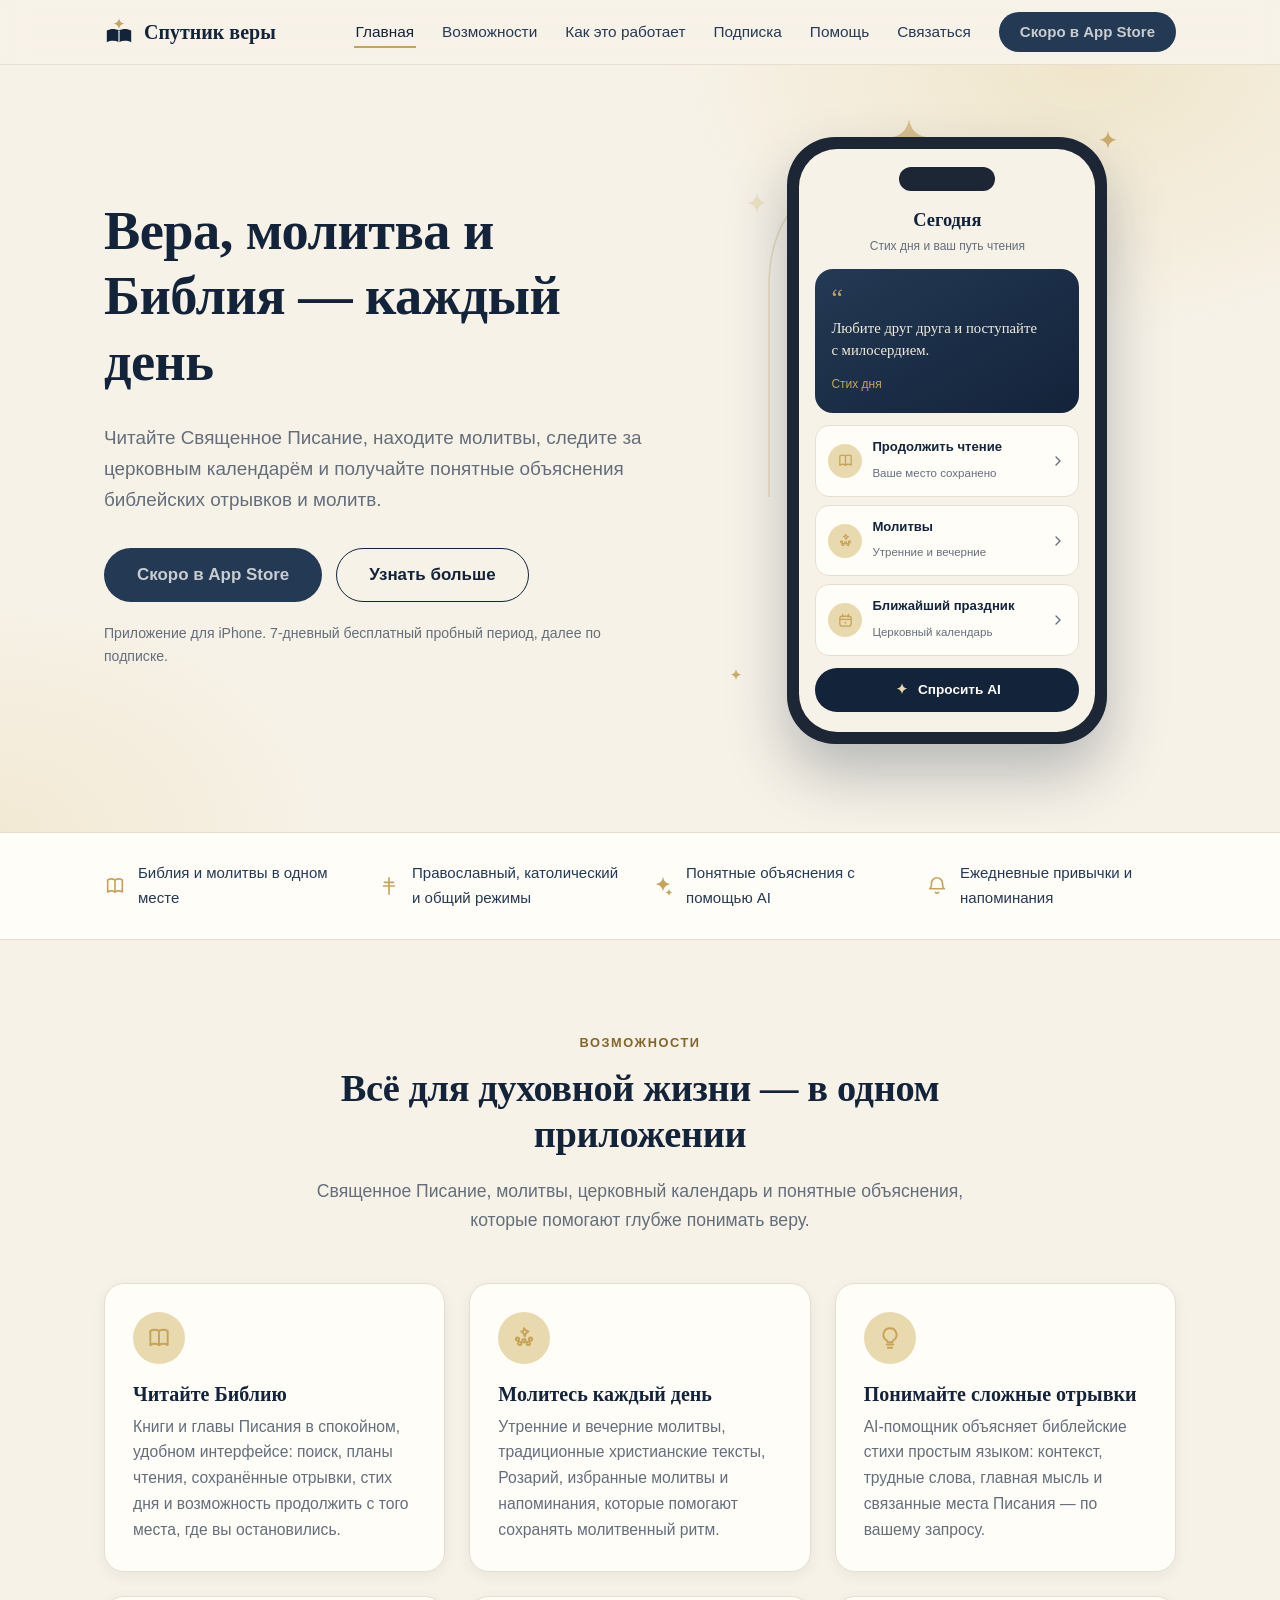
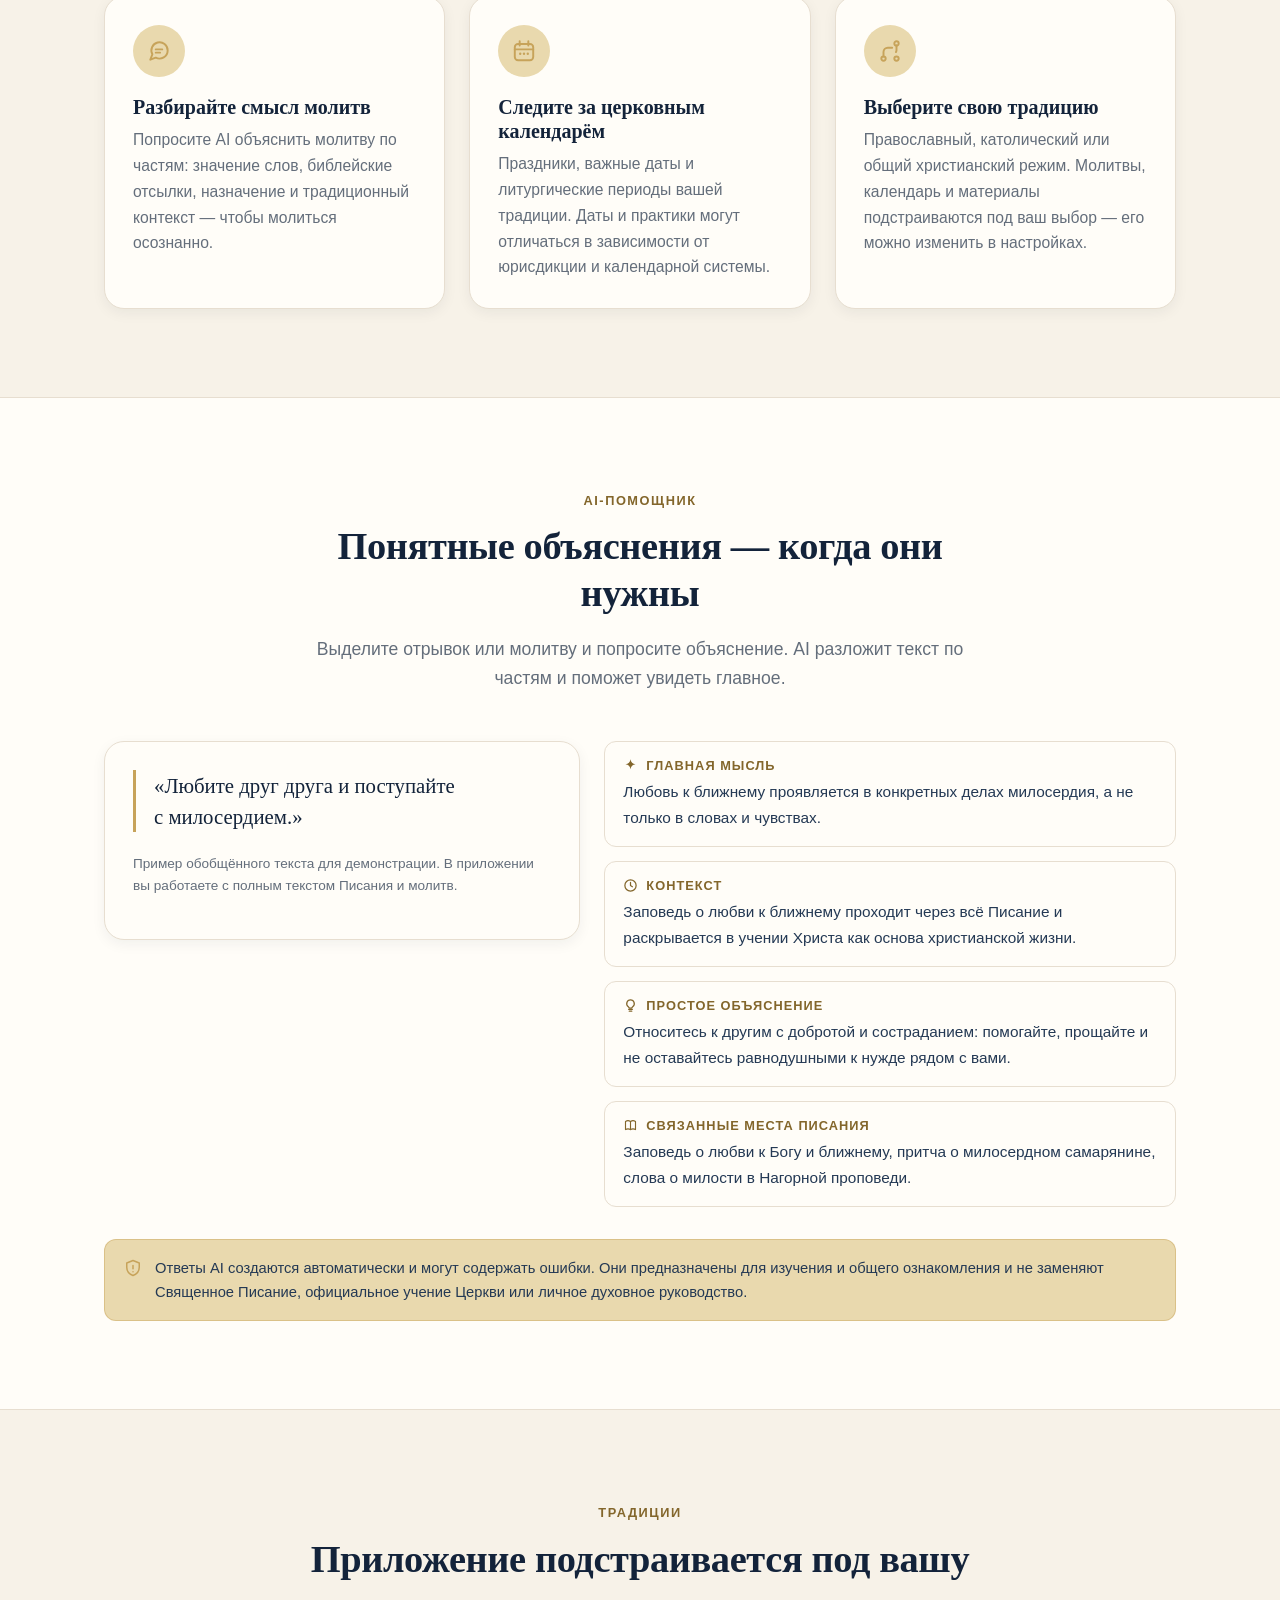
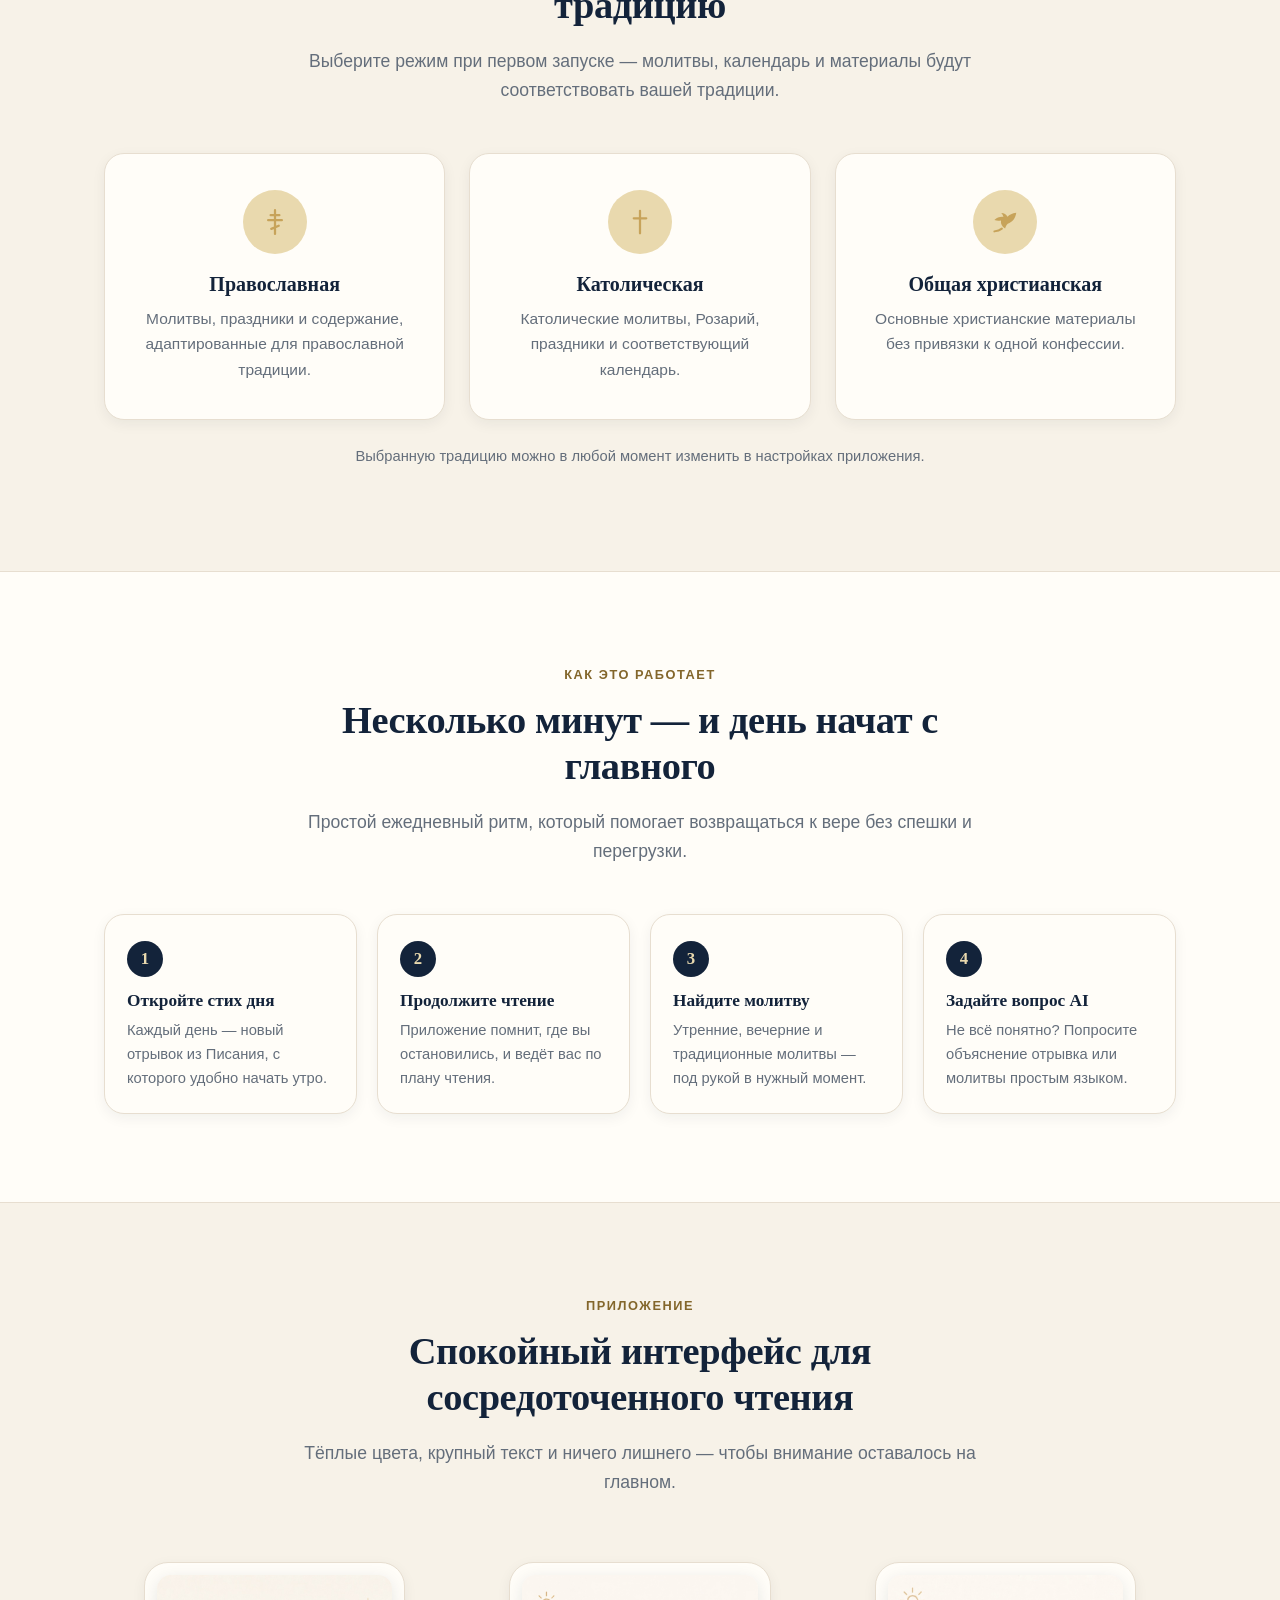
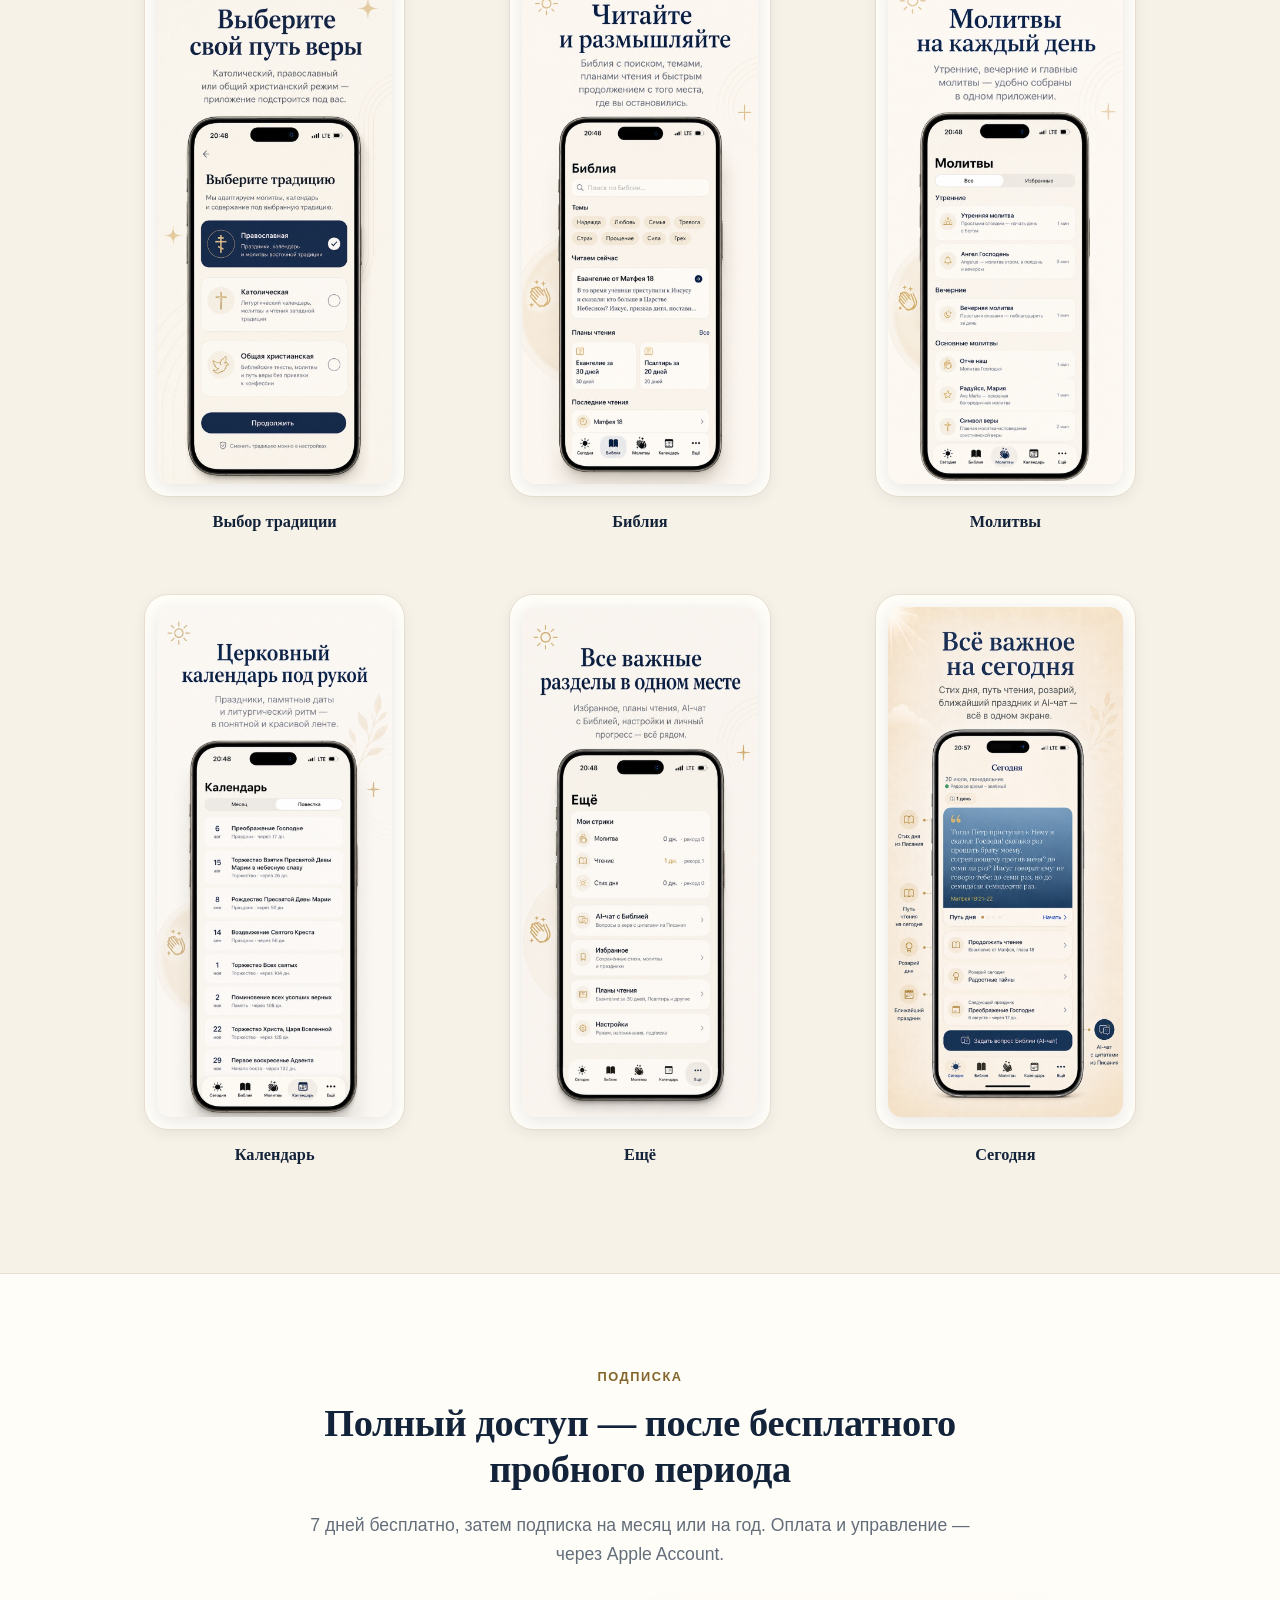
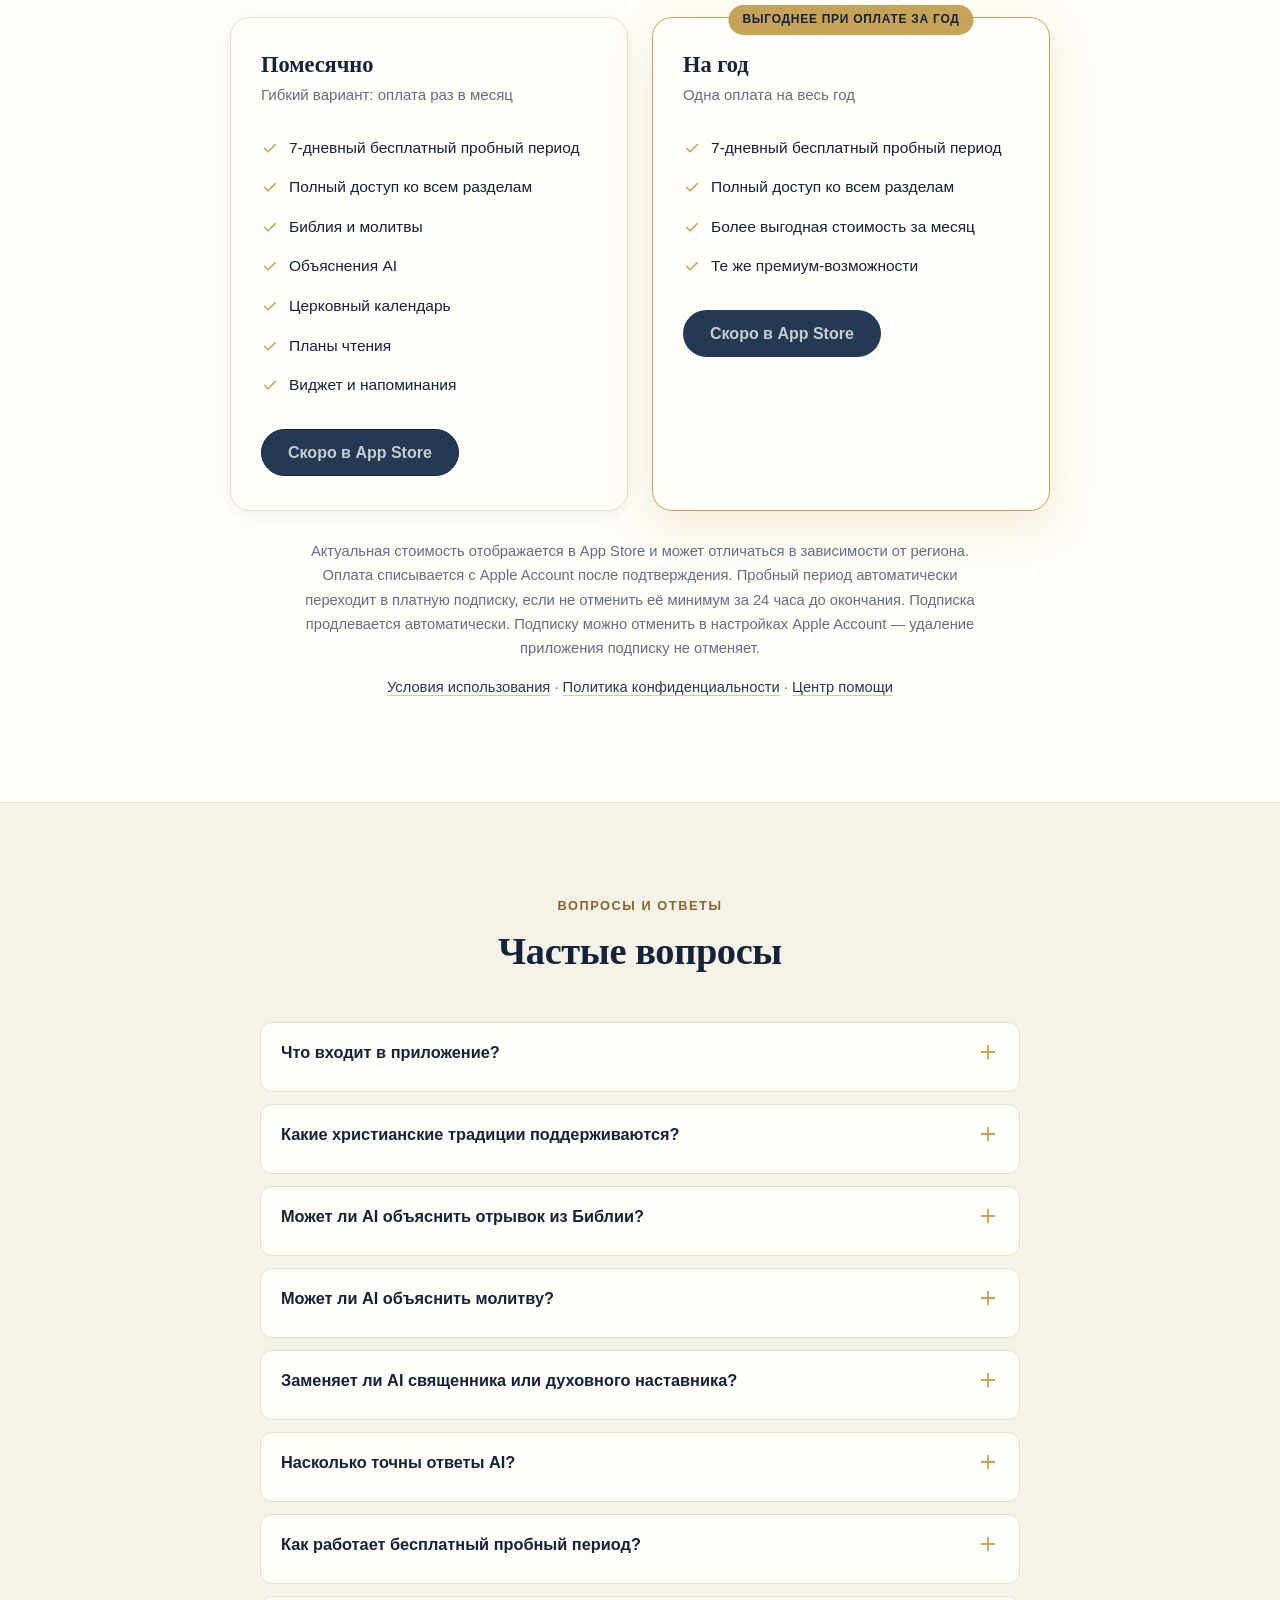
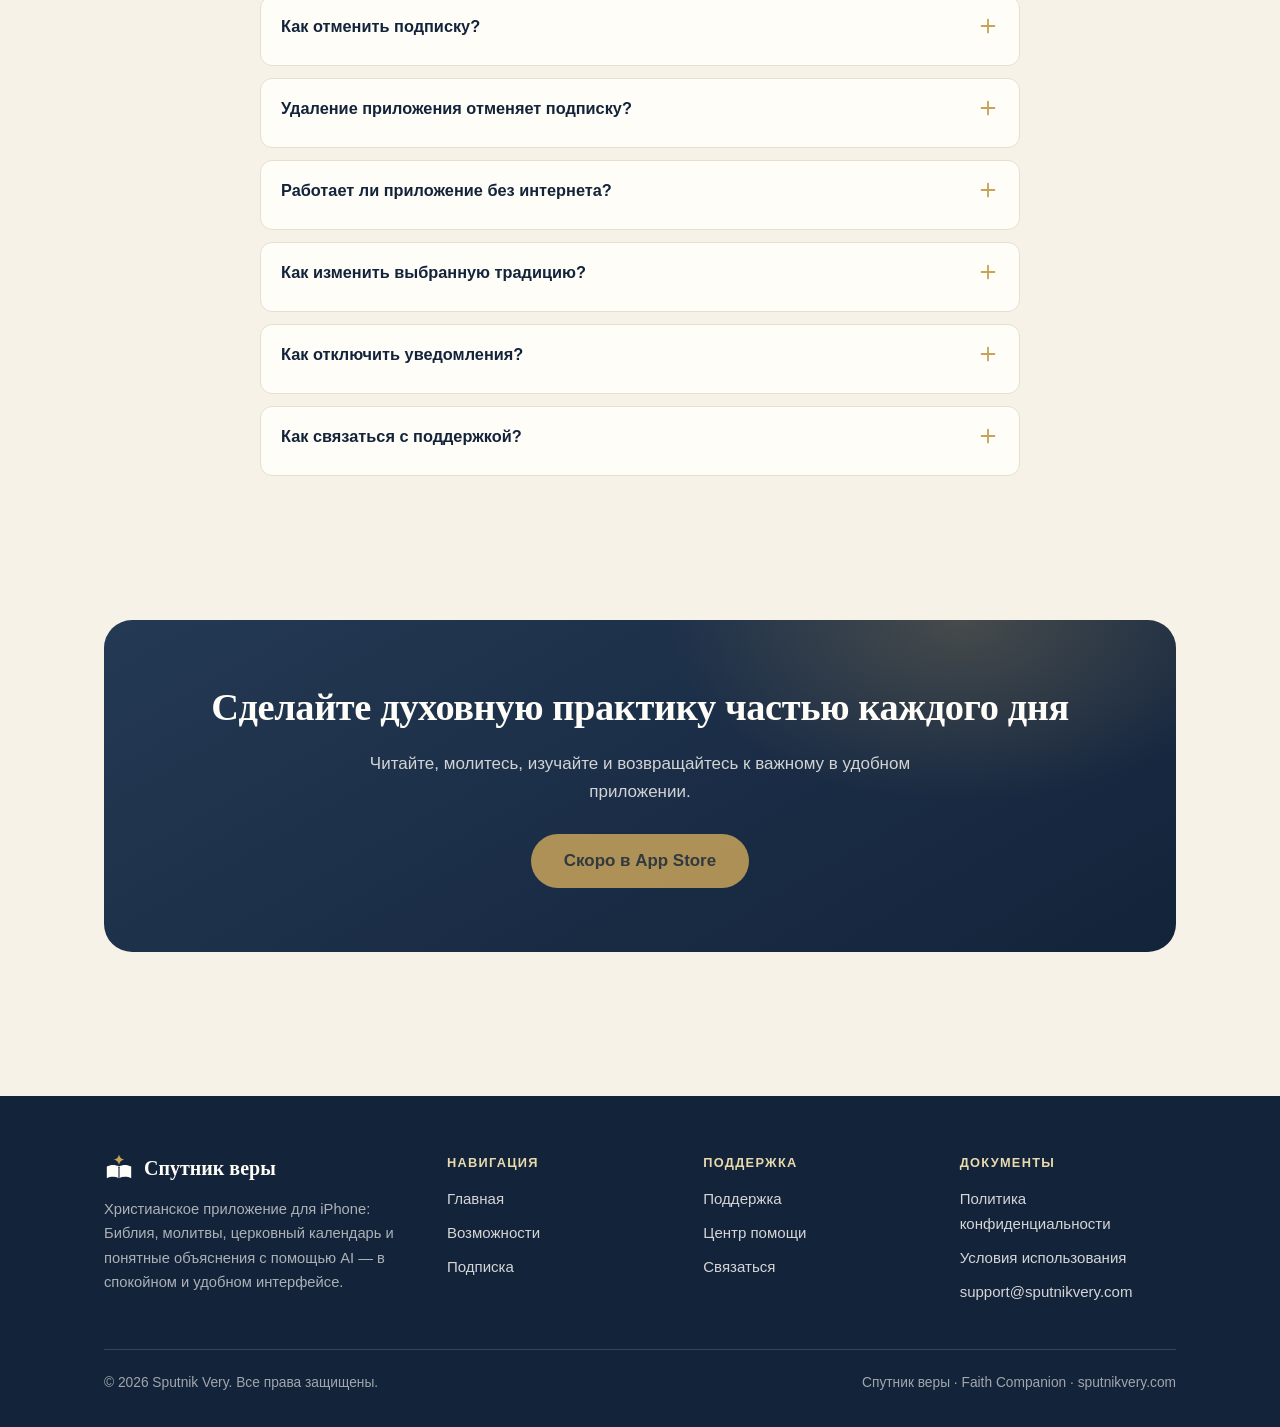
<file: index.html>
<!DOCTYPE html>
<html lang="ru">
<head>
  <meta charset="utf-8">
  <meta name="viewport" content="width=device-width, initial-scale=1">
  <title>Спутник веры — Библия, молитвы и AI-помощник</title>
  <meta name="description" content="Читайте Библию, находите молитвы, следите за церковным календарём и получайте понятные объяснения отрывков и молитв в приложении «Спутник веры».">
  <link rel="canonical" href="https://sputnikvery.com/">
  <meta name="theme-color" content="#F7F2E8">

  <meta property="og:type" content="website">
  <meta property="og:site_name" content="Спутник веры">
  <meta property="og:locale" content="ru_RU">
  <meta property="og:title" content="Спутник веры — Библия, молитвы и AI-помощник">
  <meta property="og:description" content="Читайте Библию, находите молитвы, следите за церковным календарём и получайте понятные объяснения отрывков и молитв.">
  <meta property="og:url" content="https://sputnikvery.com/">
  <meta property="og:image" content="https://sputnikvery.com/assets/images/og-image.jpg">
  <meta property="og:image:width" content="1200">
  <meta property="og:image:height" content="630">
  <meta property="og:image:alt" content="Приложение «Спутник веры» — экран «Сегодня» со стихом дня">
  <meta name="twitter:card" content="summary_large_image">
  <meta name="twitter:title" content="Спутник веры — Библия, молитвы и AI-помощник">
  <meta name="twitter:description" content="Читайте Библию, находите молитвы, следите за церковным календарём и получайте понятные объяснения отрывков и молитв.">
  <meta name="twitter:image" content="https://sputnikvery.com/assets/images/og-image.jpg">
  <meta name="twitter:image:alt" content="Приложение «Спутник веры» — экран «Сегодня» со стихом дня">

  <link rel="icon" href="/assets/icons/favicon.svg" type="image/svg+xml">
  <link rel="apple-touch-icon" href="/assets/icons/apple-touch-icon.png">
  <link rel="stylesheet" href="/assets/css/styles.css">

  <script type="application/ld+json">
  {
    "@context": "https://schema.org",
    "@type": "SoftwareApplication",
    "name": "Спутник веры",
    "alternateName": "Sputnik Very — Faith Companion",
    "applicationCategory": "LifestyleApplication",
    "operatingSystem": "iOS",
    "url": "https://sputnikvery.com",
    "description": "Russian Christian Bible, prayer, church calendar, and AI explanation app."
  }
  </script>
</head>
<body>
  <a class="skip-link" href="#main">Перейти к содержанию</a>

  <header class="site-header">
    <div class="container header-inner">
      <a class="brand" href="/" aria-label="Спутник веры — на главную">
        <svg viewBox="0 0 32 32" aria-hidden="true" focusable="false"><path fill="#C7A35A" d="M16 1.5 Q17 6 21.5 7 Q17 8 16 12.5 Q15 8 10.5 7 Q15 6 16 1.5 Z"/><path fill="#13233A" d="M3 14.5 C7 12.2 12 12.2 16 14.4 C20 12.2 25 12.2 29 14.5 L29 27 C25 24.9 20 24.9 16 26.8 C12 24.9 7 24.9 3 27 Z"/><path fill="none" stroke="#FFFDF8" stroke-width="1.2" stroke-linecap="round" d="M16 15.2 L16 26"/></svg>
        <span>Спутник веры</span>
      </a>
      <nav class="site-nav" id="site-nav" aria-label="Основная навигация">
        <ul>
          <li><a href="/" aria-current="page">Главная</a></li>
          <li><a href="#features">Возможности</a></li>
          <li><a href="#journey">Как это работает</a></li>
          <li><a href="#pricing">Подписка</a></li>
          <li><a href="/help/">Помощь</a></li>
          <li><a href="/contact/">Связаться</a></li>
        </ul>
        <a class="btn btn-primary" data-appstore role="link" aria-disabled="true">Скоро в App Store</a>
      </nav>
      <button class="nav-toggle" id="nav-toggle" aria-expanded="false" aria-controls="site-nav" aria-label="Открыть меню">
        <span class="bar"></span>
        <span class="bar"></span>
        <span class="bar"></span>
      </button>
    </div>
  </header>

  <main id="main">

    <!-- 1. Герой -->
    <section class="hero">
      <div class="container hero-inner">
        <div class="hero-copy">
          <h1>Вера, молитва и Библия&nbsp;— каждый день</h1>
          <p class="lead">Читайте Священное Писание, находите молитвы, следите за церковным календарём и получайте понятные объяснения библейских отрывков и молитв.</p>
          <div class="hero-actions">
            <a class="btn btn-primary btn-lg" data-appstore role="link" aria-disabled="true">Скоро в App Store</a>
            <a class="btn btn-secondary btn-lg" href="#features">Узнать больше</a>
          </div>
          <p class="hero-note">Приложение для iPhone. 7-дневный бесплатный пробный период, далее по подписке.</p>
        </div>

        <div class="hero-art">
          <img class="art-bg" src="/assets/images/app-preview.svg" alt="" aria-hidden="true">
          <svg class="sparkle" style="top: -8px; right: 12%;" viewBox="0 0 24 24" aria-hidden="true"><path fill="currentColor" d="M12 2 Q13 9 20 10 Q13 11 12 18 Q11 11 4 10 Q11 9 12 2 Z"/></svg>
          <svg class="sparkle" style="bottom: 10%; left: 2%; width: 16px; height: 16px;" viewBox="0 0 24 24" aria-hidden="true"><path fill="currentColor" d="M12 2 Q13 9 20 10 Q13 11 12 18 Q11 11 4 10 Q11 9 12 2 Z"/></svg>

          <div class="phone" role="img" aria-label="Пример главного экрана приложения: стих дня, продолжение чтения, молитвы, ближайший праздник и вопрос AI">
            <div class="phone-screen" aria-hidden="true">
              <div class="phone-notch"></div>
              <p class="app-title">Сегодня</p>
              <p class="app-date">Стих дня и ваш путь чтения</p>

              <div class="verse-card">
                <span class="quote-mark">&ldquo;</span>
                <p>Любите друг друга и поступайте с&nbsp;милосердием.</p>
                <span class="verse-ref">Стих дня</span>
              </div>

              <div class="phone-row">
                <span class="icon-disc"><svg viewBox="0 0 24 24" fill="none" stroke="currentColor" stroke-width="1.8" stroke-linecap="round" stroke-linejoin="round"><path d="M4 5.5C6.5 4 9.5 4 12 5.5c2.5-1.5 5.5-1.5 8 0v13c-2.5-1.5-5.5-1.5-8 0-2.5-1.5-5.5-1.5-8 0Z"/><path d="M12 5.5v13"/></svg></span>
                <span class="row-text"><b>Продолжить чтение</b><span>Ваше место сохранено</span></span>
                <svg class="chev" width="16" height="16" viewBox="0 0 24 24" fill="none" stroke="currentColor" stroke-width="2" stroke-linecap="round"><path d="m9 6 6 6-6 6"/></svg>
              </div>

              <div class="phone-row">
                <span class="icon-disc"><svg viewBox="0 0 24 24" fill="none" stroke="currentColor" stroke-width="1.8" stroke-linecap="round"><path d="M12 4c.8 1.6 2 2.4 3.5 2.6C14 7.8 13 9 12.8 11c-.2-2-1.2-3.2-2.7-4.4C11.6 6.4 11.4 5.6 12 4Z"/><circle cx="12" cy="15" r="1.4"/><circle cx="8.5" cy="17.5" r="1.4"/><circle cx="15.5" cy="17.5" r="1.4"/><circle cx="6.5" cy="14" r="1.4"/><circle cx="17.5" cy="14" r="1.4"/></svg></span>
                <span class="row-text"><b>Молитвы</b><span>Утренние и вечерние</span></span>
                <svg class="chev" width="16" height="16" viewBox="0 0 24 24" fill="none" stroke="currentColor" stroke-width="2" stroke-linecap="round"><path d="m9 6 6 6-6 6"/></svg>
              </div>

              <div class="phone-row">
                <span class="icon-disc"><svg viewBox="0 0 24 24" fill="none" stroke="currentColor" stroke-width="1.8" stroke-linecap="round" stroke-linejoin="round"><rect x="4" y="6" width="16" height="14" rx="3"/><path d="M8 3.5V7M16 3.5V7M4 10.5h16"/><circle cx="12" cy="15" r="1.3" fill="currentColor" stroke="none"/></svg></span>
                <span class="row-text"><b>Ближайший праздник</b><span>Церковный календарь</span></span>
                <svg class="chev" width="16" height="16" viewBox="0 0 24 24" fill="none" stroke="currentColor" stroke-width="2" stroke-linecap="round"><path d="m9 6 6 6-6 6"/></svg>
              </div>

              <div class="phone-ai-btn">
                <svg viewBox="0 0 24 24" fill="currentColor" aria-hidden="true"><path d="M12 2 Q13 9 20 10 Q13 11 12 18 Q11 11 4 10 Q11 9 12 2 Z"/></svg>
                Спросить AI
              </div>
            </div>
          </div>
        </div>
      </div>
    </section>

    <!-- 2. Полоса преимуществ -->
    <section class="benefit-bar" aria-label="Ключевые преимущества">
      <div class="container benefit-grid">
        <div class="benefit">
          <svg viewBox="0 0 24 24" fill="none" stroke="currentColor" stroke-width="1.8" stroke-linecap="round" stroke-linejoin="round" aria-hidden="true"><path d="M4 5.5C6.5 4 9.5 4 12 5.5c2.5-1.5 5.5-1.5 8 0v13c-2.5-1.5-5.5-1.5-8 0-2.5-1.5-5.5-1.5-8 0Z"/><path d="M12 5.5v13"/></svg>
          <span>Библия и молитвы в одном месте</span>
        </div>
        <div class="benefit">
          <svg viewBox="0 0 24 24" fill="none" stroke="currentColor" stroke-width="1.8" stroke-linecap="round" stroke-linejoin="round" aria-hidden="true"><path d="M12 3v18M7 8h10M6 12h12"/></svg>
          <span>Православный, католический и общий режимы</span>
        </div>
        <div class="benefit">
          <svg viewBox="0 0 24 24" fill="currentColor" aria-hidden="true"><path d="M12 2 Q13 9 20 10 Q13 11 12 18 Q11 11 4 10 Q11 9 12 2 Z"/><path d="M18.5 15.5 Q19 18.5 22 19 Q19 19.5 18.5 22.5 Q18 19.5 15 19 Q18 18.5 18.5 15.5 Z"/></svg>
          <span>Понятные объяснения с помощью AI</span>
        </div>
        <div class="benefit">
          <svg viewBox="0 0 24 24" fill="none" stroke="currentColor" stroke-width="1.8" stroke-linecap="round" stroke-linejoin="round" aria-hidden="true"><path d="M18 9a6 6 0 1 0-12 0c0 5-2 6-2 6h16s-2-1-2-6"/><path d="M10.3 19a2 2 0 0 0 3.4 0"/></svg>
          <span>Ежедневные привычки и напоминания</span>
        </div>
      </div>
    </section>

    <!-- 3. Возможности -->
    <section class="section" id="features">
      <div class="container">
        <div class="section-head">
          <span class="eyebrow">Возможности</span>
          <h2>Всё для духовной жизни — в одном приложении</h2>
          <p>Священное Писание, молитвы, церковный календарь и понятные объяснения, которые помогают глубже понимать веру.</p>
        </div>

        <div class="grid-3">
          <article class="card card-hover feature-card">
            <span class="icon-disc"><svg viewBox="0 0 24 24" fill="none" stroke="currentColor" stroke-width="1.8" stroke-linecap="round" stroke-linejoin="round" aria-hidden="true"><path d="M4 5.5C6.5 4 9.5 4 12 5.5c2.5-1.5 5.5-1.5 8 0v13c-2.5-1.5-5.5-1.5-8 0-2.5-1.5-5.5-1.5-8 0Z"/><path d="M12 5.5v13"/></svg></span>
            <h3>Читайте Библию</h3>
            <p>Книги и главы Писания в спокойном, удобном интерфейсе: поиск, планы чтения, сохранённые отрывки, стих дня и возможность продолжить с того места, где вы остановились.</p>
          </article>

          <article class="card card-hover feature-card">
            <span class="icon-disc"><svg viewBox="0 0 24 24" fill="none" stroke="currentColor" stroke-width="1.8" stroke-linecap="round" aria-hidden="true"><path d="M12 3c.9 1.8 2.2 2.7 4 3-1.8.9-3 2.2-3.3 4.5-.3-2.3-1.5-3.6-3.3-4.5 1.8-.3 3.1-1.2 2.6-3Z" stroke-linejoin="round"/><circle cx="12" cy="14.5" r="1.5"/><circle cx="8" cy="17" r="1.5"/><circle cx="16" cy="17" r="1.5"/><circle cx="6" cy="13" r="1.5"/><circle cx="18" cy="13" r="1.5"/></svg></span>
            <h3>Молитесь каждый день</h3>
            <p>Утренние и вечерние молитвы, традиционные христианские тексты, Розарий, избранные молитвы и напоминания, которые помогают сохранять молитвенный ритм.</p>
          </article>

          <article class="card card-hover feature-card">
            <span class="icon-disc"><svg viewBox="0 0 24 24" fill="none" stroke="currentColor" stroke-width="1.8" stroke-linecap="round" stroke-linejoin="round" aria-hidden="true"><path d="M9 18h6M10 21h4"/><path d="M12 3a6 6 0 0 0-3.5 10.9c.8.6 1.2 1.3 1.4 2.1h4.2c.2-.8.6-1.5 1.4-2.1A6 6 0 0 0 12 3Z"/></svg></span>
            <h3>Понимайте сложные отрывки</h3>
            <p>AI-помощник объясняет библейские стихи простым языком: контекст, трудные слова, главная мысль и связанные места Писания — по вашему запросу.</p>
          </article>

          <article class="card card-hover feature-card">
            <span class="icon-disc"><svg viewBox="0 0 24 24" fill="none" stroke="currentColor" stroke-width="1.8" stroke-linecap="round" stroke-linejoin="round" aria-hidden="true"><path d="M20 11.5a7.5 7.5 0 0 1-11 6.6L4 20l1.9-5A7.5 7.5 0 1 1 20 11.5Z"/><path d="M9 10.5h6M9 13.5h4"/></svg></span>
            <h3>Разбирайте смысл молитв</h3>
            <p>Попросите AI объяснить молитву по частям: значение слов, библейские отсылки, назначение и традиционный контекст — чтобы молиться осознанно.</p>
          </article>

          <article class="card card-hover feature-card">
            <span class="icon-disc"><svg viewBox="0 0 24 24" fill="none" stroke="currentColor" stroke-width="1.8" stroke-linecap="round" stroke-linejoin="round" aria-hidden="true"><rect x="3.5" y="5.5" width="17" height="15" rx="3"/><path d="M8 3v4M16 3v4M3.5 10.5h17"/><circle cx="8.5" cy="14.5" r="1.1" fill="currentColor" stroke="none"/><circle cx="12" cy="14.5" r="1.1" fill="currentColor" stroke="none"/><circle cx="15.5" cy="14.5" r="1.1" fill="currentColor" stroke="none"/></svg></span>
            <h3>Следите за церковным календарём</h3>
            <p>Праздники, важные даты и литургические периоды вашей традиции. Даты и практики могут отличаться в зависимости от юрисдикции и календарной системы.</p>
          </article>

          <article class="card card-hover feature-card">
            <span class="icon-disc"><svg viewBox="0 0 24 24" fill="none" stroke="currentColor" stroke-width="1.8" stroke-linecap="round" stroke-linejoin="round" aria-hidden="true"><circle cx="6" cy="19" r="2"/><circle cx="18" cy="5" r="2"/><circle cx="18" cy="19" r="2"/><path d="M6 17v-4a4 4 0 0 1 4-4h4M18 7v4a4 4 0 0 1-.5 2"/></svg></span>
            <h3>Выберите свою традицию</h3>
            <p>Православный, католический или общий христианский режим. Молитвы, календарь и материалы подстраиваются под ваш выбор — его можно изменить в настройках.</p>
          </article>
        </div>
      </div>
    </section>

    <!-- 4. Демонстрация AI -->
    <section class="section benefit-bar" id="ai">
      <div class="container">
        <div class="section-head">
          <span class="eyebrow">AI-помощник</span>
          <h2>Понятные объяснения — когда они нужны</h2>
          <p>Выделите отрывок или молитву и попросите объяснение. AI разложит текст по частям и поможет увидеть главное.</p>
        </div>

        <div class="ai-demo">
          <div class="card passage">
            <blockquote>
              <p>«Любите друг друга и&nbsp;поступайте с&nbsp;милосердием.»</p>
            </blockquote>
            <p class="passage-note">Пример обобщённого текста для демонстрации. В приложении вы работаете с полным текстом Писания и молитв.</p>
          </div>

          <div class="ai-answer" aria-label="Пример структурированного объяснения AI">
            <div class="ai-block">
              <h3><svg viewBox="0 0 24 24" fill="currentColor" aria-hidden="true"><path d="M12 2 Q13 9 20 10 Q13 11 12 18 Q11 11 4 10 Q11 9 12 2 Z"/></svg>Главная мысль</h3>
              <p>Любовь к ближнему проявляется в конкретных делах милосердия, а не только в словах и чувствах.</p>
            </div>
            <div class="ai-block">
              <h3><svg viewBox="0 0 24 24" fill="none" stroke="currentColor" stroke-width="2" stroke-linecap="round" stroke-linejoin="round" aria-hidden="true"><circle cx="12" cy="12" r="9"/><path d="M12 7v5l3 2"/></svg>Контекст</h3>
              <p>Заповедь о любви к ближнему проходит через всё Писание и раскрывается в учении Христа как основа христианской жизни.</p>
            </div>
            <div class="ai-block">
              <h3><svg viewBox="0 0 24 24" fill="none" stroke="currentColor" stroke-width="2" stroke-linecap="round" stroke-linejoin="round" aria-hidden="true"><path d="M9 18h6M10 21h4"/><path d="M12 3a6 6 0 0 0-3.5 10.9c.8.6 1.2 1.3 1.4 2.1h4.2c.2-.8.6-1.5 1.4-2.1A6 6 0 0 0 12 3Z"/></svg>Простое объяснение</h3>
              <p>Относитесь к другим с добротой и состраданием: помогайте, прощайте и не оставайтесь равнодушными к нужде рядом с вами.</p>
            </div>
            <div class="ai-block">
              <h3><svg viewBox="0 0 24 24" fill="none" stroke="currentColor" stroke-width="1.8" stroke-linecap="round" stroke-linejoin="round" aria-hidden="true"><path d="M4 5.5C6.5 4 9.5 4 12 5.5c2.5-1.5 5.5-1.5 8 0v13c-2.5-1.5-5.5-1.5-8 0-2.5-1.5-5.5-1.5-8 0Z"/><path d="M12 5.5v13"/></svg>Связанные места Писания</h3>
              <p>Заповедь о любви к Богу и ближнему, притча о милосердном самарянине, слова о милости в Нагорной проповеди.</p>
            </div>
          </div>
        </div>

        <div class="disclaimer" role="note">
          <svg viewBox="0 0 24 24" fill="none" stroke="currentColor" stroke-width="1.8" stroke-linecap="round" stroke-linejoin="round" aria-hidden="true"><path d="M12 3 4.5 6v5c0 4.7 3.2 8.3 7.5 10 4.3-1.7 7.5-5.3 7.5-10V6Z"/><path d="M12 9v4M12 16.5h.01"/></svg>
          <p>Ответы AI создаются автоматически и могут содержать ошибки. Они предназначены для изучения и общего ознакомления и не заменяют Священное Писание, официальное учение Церкви или личное духовное руководство.</p>
        </div>
      </div>
    </section>

    <!-- 5. Традиции -->
    <section class="section" id="traditions">
      <div class="container">
        <div class="section-head">
          <span class="eyebrow">Традиции</span>
          <h2>Приложение подстраивается под вашу традицию</h2>
          <p>Выберите режим при первом запуске — молитвы, календарь и материалы будут соответствовать вашей традиции.</p>
        </div>

        <div class="grid-3">
          <article class="card card-hover tradition-card">
            <span class="icon-disc"><svg viewBox="0 0 24 24" fill="none" stroke="currentColor" stroke-width="1.8" stroke-linecap="round" aria-hidden="true"><path d="M12 2.5v19M8.5 6.5h7M6.5 10.5h11M9 17.5l6-2.5"/></svg></span>
            <h3>Православная</h3>
            <p>Молитвы, праздники и содержание, адаптированные для православной традиции.</p>
          </article>

          <article class="card card-hover tradition-card">
            <span class="icon-disc"><svg viewBox="0 0 24 24" fill="none" stroke="currentColor" stroke-width="1.8" stroke-linecap="round" aria-hidden="true"><path d="M12 3v18M7 9h10"/></svg></span>
            <h3>Католическая</h3>
            <p>Католические молитвы, Розарий, праздники и соответствующий календарь.</p>
          </article>

          <article class="card card-hover tradition-card">
            <span class="icon-disc"><svg viewBox="0 0 24 24" fill="currentColor" aria-hidden="true"><path d="M21 4.5c-3.2.4-5.5 1.5-7 3.2-.9-1.9-2.7-3-5-3 .9.9 1.5 2 1.7 3.2C8 7.6 5.6 8.4 3.5 10.4c1.8.7 3.6.8 5.3.4-.4 2.7.8 5 3.3 6.3.3-1.5 1-2.8 2.1-3.8 3.8-1.4 6.2-4.3 6.8-8.8Z"/><path d="M3.5 19.5c2.4-.3 4.4-1 6-2.2" fill="none" stroke="currentColor" stroke-width="1.6" stroke-linecap="round"/></svg></span>
            <h3>Общая христианская</h3>
            <p>Основные христианские материалы без привязки к одной конфессии.</p>
          </article>
        </div>

        <p class="tradition-note">Выбранную традицию можно в любой момент изменить в настройках приложения.</p>
      </div>
    </section>

    <!-- 6. Ежедневный путь -->
    <section class="section benefit-bar" id="journey">
      <div class="container">
        <div class="section-head">
          <span class="eyebrow">Как это работает</span>
          <h2>Несколько минут — и день начат с главного</h2>
          <p>Простой ежедневный ритм, который помогает возвращаться к вере без спешки и перегрузки.</p>
        </div>

        <div class="journey">
          <div class="journey-step">
            <h3>Откройте стих дня</h3>
            <p>Каждый день — новый отрывок из Писания, с которого удобно начать утро.</p>
          </div>
          <div class="journey-step">
            <h3>Продолжите чтение</h3>
            <p>Приложение помнит, где вы остановились, и ведёт вас по плану чтения.</p>
          </div>
          <div class="journey-step">
            <h3>Найдите молитву</h3>
            <p>Утренние, вечерние и традиционные молитвы — под рукой в нужный момент.</p>
          </div>
          <div class="journey-step">
            <h3>Задайте вопрос AI</h3>
            <p>Не всё понятно? Попросите объяснение отрывка или молитвы простым языком.</p>
          </div>
        </div>
      </div>
    </section>

    <!-- 7. Скриншоты -->
    <section class="section" id="screens">
      <div class="container">
        <div class="section-head">
          <span class="eyebrow">Приложение</span>
          <h2>Спокойный интерфейс для сосредоточенного чтения</h2>
          <p>Тёплые цвета, крупный текст и ничего лишнего — чтобы внимание оставалось на главном.</p>
        </div>

        <div class="shots">
          <figure class="shot">
            <div class="shot-frame">
              <img src="/assets/screenshots/tradition.jpg" alt="Экран выбора традиции: православная, католическая или общая христианская" loading="lazy" decoding="async" width="800" height="1732">
              <div class="shot-fallback" aria-hidden="true">
                <span class="icon-disc"><svg viewBox="0 0 24 24" fill="none" stroke="currentColor" stroke-width="1.8" stroke-linecap="round" stroke-linejoin="round"><circle cx="6" cy="19" r="2"/><circle cx="18" cy="5" r="2"/><circle cx="18" cy="19" r="2"/><path d="M6 17v-4a4 4 0 0 1 4-4h4M18 7v4a4 4 0 0 1-.5 2"/></svg></span>
                <span>Скриншот скоро появится</span>
              </div>
            </div>
            <figcaption class="shot-caption">Выбор традиции</figcaption>
          </figure>

          <figure class="shot">
            <div class="shot-frame">
              <img src="/assets/screenshots/bible.jpg" alt="Экран «Библия»: книги и главы Священного Писания" loading="lazy" decoding="async" width="800" height="1732">
              <div class="shot-fallback" aria-hidden="true">
                <span class="icon-disc"><svg viewBox="0 0 24 24" fill="none" stroke="currentColor" stroke-width="1.8" stroke-linecap="round" stroke-linejoin="round"><path d="M4 5.5C6.5 4 9.5 4 12 5.5c2.5-1.5 5.5-1.5 8 0v13c-2.5-1.5-5.5-1.5-8 0-2.5-1.5-5.5-1.5-8 0Z"/><path d="M12 5.5v13"/></svg></span>
                <span>Скриншот скоро появится</span>
              </div>
            </div>
            <figcaption class="shot-caption">Библия</figcaption>
          </figure>

          <figure class="shot">
            <div class="shot-frame">
              <img src="/assets/screenshots/prayers.jpg" alt="Экран «Молитвы»: библиотека молитв" loading="lazy" decoding="async" width="800" height="1732">
              <div class="shot-fallback" aria-hidden="true">
                <span class="icon-disc"><svg viewBox="0 0 24 24" fill="none" stroke="currentColor" stroke-width="1.8" stroke-linecap="round"><path d="M12 3c.9 1.8 2.2 2.7 4 3-1.8.9-3 2.2-3.3 4.5-.3-2.3-1.5-3.6-3.3-4.5 1.8-.3 3.1-1.2 2.6-3Z" stroke-linejoin="round"/><circle cx="12" cy="14.5" r="1.5"/><circle cx="8" cy="17" r="1.5"/><circle cx="16" cy="17" r="1.5"/><circle cx="6" cy="13" r="1.5"/><circle cx="18" cy="13" r="1.5"/></svg></span>
                <span>Скриншот скоро появится</span>
              </div>
            </div>
            <figcaption class="shot-caption">Молитвы</figcaption>
          </figure>

          <figure class="shot">
            <div class="shot-frame">
              <img src="/assets/screenshots/calendar.jpg" alt="Экран «Календарь»: церковные праздники и важные даты" loading="lazy" decoding="async" width="800" height="1732">
              <div class="shot-fallback" aria-hidden="true">
                <span class="icon-disc"><svg viewBox="0 0 24 24" fill="none" stroke="currentColor" stroke-width="1.8" stroke-linecap="round" stroke-linejoin="round"><rect x="3.5" y="5.5" width="17" height="15" rx="3"/><path d="M8 3v4M16 3v4M3.5 10.5h17"/></svg></span>
                <span>Скриншот скоро появится</span>
              </div>
            </div>
            <figcaption class="shot-caption">Календарь</figcaption>
          </figure>

          <figure class="shot">
            <div class="shot-frame">
              <img src="/assets/screenshots/more.jpg" alt="Экран «Ещё»: настройки и дополнительные разделы" loading="lazy" decoding="async" width="800" height="1732">
              <div class="shot-fallback" aria-hidden="true">
                <span class="icon-disc"><svg viewBox="0 0 24 24" fill="none" stroke="currentColor" stroke-width="1.8" stroke-linecap="round"><circle cx="5" cy="12" r="1.6" fill="currentColor" stroke="none"/><circle cx="12" cy="12" r="1.6" fill="currentColor" stroke="none"/><circle cx="19" cy="12" r="1.6" fill="currentColor" stroke="none"/></svg></span>
                <span>Скриншот скоро появится</span>
              </div>
            </div>
            <figcaption class="shot-caption">Ещё</figcaption>
          </figure>

          <figure class="shot">
            <div class="shot-frame">
              <img src="/assets/screenshots/today.jpg" alt="Экран «Сегодня»: стих дня, путь чтения, розарий и ближайший праздник" loading="lazy" decoding="async" width="800" height="1732">
              <div class="shot-fallback" aria-hidden="true">
                <span class="icon-disc"><svg viewBox="0 0 24 24" fill="none" stroke="currentColor" stroke-width="1.8" stroke-linecap="round" stroke-linejoin="round"><circle cx="12" cy="12" r="4"/><path d="M12 2v3M12 19v3M2 12h3M19 12h3M4.9 4.9l2.1 2.1M17 17l2.1 2.1M19.1 4.9 17 7M7 17l-2.1 2.1"/></svg></span>
                <span>Скриншот скоро появится</span>
              </div>
            </div>
            <figcaption class="shot-caption">Сегодня</figcaption>
          </figure>
        </div>
      </div>
    </section>

    <!-- 8. Подписка -->
    <section class="section benefit-bar" id="pricing">
      <div class="container">
        <div class="section-head">
          <span class="eyebrow">Подписка</span>
          <h2>Полный доступ — после бесплатного пробного периода</h2>
          <p>7 дней бесплатно, затем подписка на месяц или на год. Оплата и управление — через Apple&nbsp;Account.</p>
        </div>

        <div class="pricing">
          <article class="card price-card">
            <h3>Помесячно</h3>
            <p class="price-sub">Гибкий вариант: оплата раз в месяц</p>
            <ul>
              <li><svg viewBox="0 0 24 24" fill="none" stroke="currentColor" stroke-width="2" stroke-linecap="round" stroke-linejoin="round" aria-hidden="true"><path d="m5 12.5 4.5 4.5L19 7.5"/></svg>7-дневный бесплатный пробный период</li>
              <li><svg viewBox="0 0 24 24" fill="none" stroke="currentColor" stroke-width="2" stroke-linecap="round" stroke-linejoin="round" aria-hidden="true"><path d="m5 12.5 4.5 4.5L19 7.5"/></svg>Полный доступ ко всем разделам</li>
              <li><svg viewBox="0 0 24 24" fill="none" stroke="currentColor" stroke-width="2" stroke-linecap="round" stroke-linejoin="round" aria-hidden="true"><path d="m5 12.5 4.5 4.5L19 7.5"/></svg>Библия и молитвы</li>
              <li><svg viewBox="0 0 24 24" fill="none" stroke="currentColor" stroke-width="2" stroke-linecap="round" stroke-linejoin="round" aria-hidden="true"><path d="m5 12.5 4.5 4.5L19 7.5"/></svg>Объяснения AI</li>
              <li><svg viewBox="0 0 24 24" fill="none" stroke="currentColor" stroke-width="2" stroke-linecap="round" stroke-linejoin="round" aria-hidden="true"><path d="m5 12.5 4.5 4.5L19 7.5"/></svg>Церковный календарь</li>
              <li><svg viewBox="0 0 24 24" fill="none" stroke="currentColor" stroke-width="2" stroke-linecap="round" stroke-linejoin="round" aria-hidden="true"><path d="m5 12.5 4.5 4.5L19 7.5"/></svg>Планы чтения</li>
              <li><svg viewBox="0 0 24 24" fill="none" stroke="currentColor" stroke-width="2" stroke-linecap="round" stroke-linejoin="round" aria-hidden="true"><path d="m5 12.5 4.5 4.5L19 7.5"/></svg>Виджет и напоминания</li>
            </ul>
            <a class="btn btn-secondary" data-appstore role="link" aria-disabled="true">Скоро в App Store</a>
          </article>

          <article class="card price-card is-featured">
            <span class="price-badge">Выгоднее при оплате за год</span>
            <h3>На год</h3>
            <p class="price-sub">Одна оплата на весь год</p>
            <ul>
              <li><svg viewBox="0 0 24 24" fill="none" stroke="currentColor" stroke-width="2" stroke-linecap="round" stroke-linejoin="round" aria-hidden="true"><path d="m5 12.5 4.5 4.5L19 7.5"/></svg>7-дневный бесплатный пробный период</li>
              <li><svg viewBox="0 0 24 24" fill="none" stroke="currentColor" stroke-width="2" stroke-linecap="round" stroke-linejoin="round" aria-hidden="true"><path d="m5 12.5 4.5 4.5L19 7.5"/></svg>Полный доступ ко всем разделам</li>
              <li><svg viewBox="0 0 24 24" fill="none" stroke="currentColor" stroke-width="2" stroke-linecap="round" stroke-linejoin="round" aria-hidden="true"><path d="m5 12.5 4.5 4.5L19 7.5"/></svg>Более выгодная стоимость за месяц</li>
              <li><svg viewBox="0 0 24 24" fill="none" stroke="currentColor" stroke-width="2" stroke-linecap="round" stroke-linejoin="round" aria-hidden="true"><path d="m5 12.5 4.5 4.5L19 7.5"/></svg>Те же премиум-возможности</li>
            </ul>
            <a class="btn btn-primary" data-appstore role="link" aria-disabled="true">Скоро в App Store</a>
          </article>
        </div>

        <div class="pricing-note">
          <p>Актуальная стоимость отображается в App&nbsp;Store и может отличаться в зависимости от региона. Оплата списывается с Apple&nbsp;Account после подтверждения. Пробный период автоматически переходит в платную подписку, если не отменить её минимум за 24&nbsp;часа до окончания. Подписка продлевается автоматически. Подписку можно отменить в настройках Apple&nbsp;Account — удаление приложения подписку не отменяет.</p>
          <p><a href="/terms/">Условия использования</a> · <a href="/privacy/">Политика конфиденциальности</a> · <a href="/help/">Центр помощи</a></p>
        </div>
      </div>
    </section>

    <!-- 9. FAQ -->
    <section class="section" id="faq">
      <div class="container">
        <div class="section-head">
          <span class="eyebrow">Вопросы и ответы</span>
          <h2>Частые вопросы</h2>
        </div>

        <div class="accordion">
          <div class="accordion-item">
            <h3><button class="accordion-trigger" aria-expanded="false" aria-controls="faq-1">Что входит в приложение?<svg class="acc-icon" viewBox="0 0 24 24" fill="none" stroke="currentColor" stroke-width="2" stroke-linecap="round" aria-hidden="true"><path d="M12 5v14M5 12h14"/></svg></button></h3>
            <div class="accordion-panel" id="faq-1" hidden>
              <p>Библия с планами чтения и поиском, библиотека молитв, церковный календарь, AI-помощник для объяснения отрывков и молитв, стих дня, виджет для iPhone и напоминания. Все разделы доступны по подписке после 7-дневного бесплатного пробного периода.</p>
            </div>
          </div>

          <div class="accordion-item">
            <h3><button class="accordion-trigger" aria-expanded="false" aria-controls="faq-2">Какие христианские традиции поддерживаются?<svg class="acc-icon" viewBox="0 0 24 24" fill="none" stroke="currentColor" stroke-width="2" stroke-linecap="round" aria-hidden="true"><path d="M12 5v14M5 12h14"/></svg></button></h3>
            <div class="accordion-panel" id="faq-2" hidden>
              <p>Православная традиция, Католическая традиция и Общая христианская традиция. Выбранный режим влияет на молитвы, церковный календарь, праздники и материалы внутри приложения. Изменить выбор можно в настройках.</p>
            </div>
          </div>

          <div class="accordion-item">
            <h3><button class="accordion-trigger" aria-expanded="false" aria-controls="faq-3">Может ли AI объяснить отрывок из Библии?<svg class="acc-icon" viewBox="0 0 24 24" fill="none" stroke="currentColor" stroke-width="2" stroke-linecap="round" aria-hidden="true"><path d="M12 5v14M5 12h14"/></svg></button></h3>
            <div class="accordion-panel" id="faq-3" hidden>
              <p>Да. AI-помощник может пересказать стих простым языком, разобрать длинный отрывок по частям, объяснить трудные слова, имена и события, дать исторический и библейский контекст, выделить главные темы и подсказать связанные места Писания.</p>
            </div>
          </div>

          <div class="accordion-item">
            <h3><button class="accordion-trigger" aria-expanded="false" aria-controls="faq-4">Может ли AI объяснить молитву?<svg class="acc-icon" viewBox="0 0 24 24" fill="none" stroke="currentColor" stroke-width="2" stroke-linecap="round" aria-hidden="true"><path d="M12 5v14M5 12h14"/></svg></button></h3>
            <div class="accordion-panel" id="faq-4" hidden>
              <p>Да. AI может объяснить смысл молитвы, разобрать её по частям, прояснить устаревшие или сложные выражения, указать библейские отсылки и рассказать о назначении и традиционном контексте молитвы. AI не создаёт официальных церковных толкований.</p>
            </div>
          </div>

          <div class="accordion-item">
            <h3><button class="accordion-trigger" aria-expanded="false" aria-controls="faq-5">Заменяет ли AI священника или духовного наставника?<svg class="acc-icon" viewBox="0 0 24 24" fill="none" stroke="currentColor" stroke-width="2" stroke-linecap="round" aria-hidden="true"><path d="M12 5v14M5 12h14"/></svg></button></h3>
            <div class="accordion-panel" id="faq-5" hidden>
              <p>Нет. AI-помощник — это инструмент для изучения и общего ознакомления. Он не заменяет священника, пастора, духовного наставника, церковь, официальное учение Церкви и личное изучение Священного Писания.</p>
            </div>
          </div>

          <div class="accordion-item">
            <h3><button class="accordion-trigger" aria-expanded="false" aria-controls="faq-6">Насколько точны ответы AI?<svg class="acc-icon" viewBox="0 0 24 24" fill="none" stroke="currentColor" stroke-width="2" stroke-linecap="round" aria-hidden="true"><path d="M12 5v14M5 12h14"/></svg></button></h3>
            <div class="accordion-panel" id="faq-6" hidden>
              <p>Ответы AI создаются автоматически и могут содержать ошибки. Они предназначены для изучения и общего ознакомления и не заменяют Священное Писание, официальное учение Церкви или личное духовное руководство. Важные вопросы веры стоит обсуждать со священником или духовным наставником.</p>
            </div>
          </div>

          <div class="accordion-item">
            <h3><button class="accordion-trigger" aria-expanded="false" aria-controls="faq-7">Как работает бесплатный пробный период?<svg class="acc-icon" viewBox="0 0 24 24" fill="none" stroke="currentColor" stroke-width="2" stroke-linecap="round" aria-hidden="true"><path d="M12 5v14M5 12h14"/></svg></button></h3>
            <div class="accordion-panel" id="faq-7" hidden>
              <p>После оформления подписки первые 7 дней бесплатны, и всё это время доступны все возможности приложения. Если не отменить подписку минимум за 24 часа до конца пробного периода, она автоматически становится платной, и оплата списывается с Apple&nbsp;Account.</p>
            </div>
          </div>

          <div class="accordion-item">
            <h3><button class="accordion-trigger" aria-expanded="false" aria-controls="faq-8">Как отменить подписку?<svg class="acc-icon" viewBox="0 0 24 24" fill="none" stroke="currentColor" stroke-width="2" stroke-linecap="round" aria-hidden="true"><path d="M12 5v14M5 12h14"/></svg></button></h3>
            <div class="accordion-panel" id="faq-8" hidden>
              <p>Откройте на iPhone: Настройки → ваше имя (Apple&nbsp;Account) → Подписки → «Спутник веры» → Отменить подписку. Точные названия пунктов могут немного отличаться в зависимости от версии и языка iOS. Подробнее — в <a href="/help/">центре помощи</a>.</p>
            </div>
          </div>

          <div class="accordion-item">
            <h3><button class="accordion-trigger" aria-expanded="false" aria-controls="faq-9">Удаление приложения отменяет подписку?<svg class="acc-icon" viewBox="0 0 24 24" fill="none" stroke="currentColor" stroke-width="2" stroke-linecap="round" aria-hidden="true"><path d="M12 5v14M5 12h14"/></svg></button></h3>
            <div class="accordion-panel" id="faq-9" hidden>
              <p>Нет. Удаление приложения не отменяет подписку — она продолжит продлеваться. Отменить подписку можно только в настройках Apple&nbsp;Account в разделе «Подписки».</p>
            </div>
          </div>

          <div class="accordion-item">
            <h3><button class="accordion-trigger" aria-expanded="false" aria-controls="faq-10">Работает ли приложение без интернета?<svg class="acc-icon" viewBox="0 0 24 24" fill="none" stroke="currentColor" stroke-width="2" stroke-linecap="round" aria-hidden="true"><path d="M12 5v14M5 12h14"/></svg></button></h3>
            <div class="accordion-panel" id="faq-10" hidden>
              <p>Некоторые функции, сохранённые материалы или локальные разделы могут быть доступны без подключения, однако AI и отдельный обновляемый контент требуют интернета.</p>
            </div>
          </div>

          <div class="accordion-item">
            <h3><button class="accordion-trigger" aria-expanded="false" aria-controls="faq-11">Как изменить выбранную традицию?<svg class="acc-icon" viewBox="0 0 24 24" fill="none" stroke="currentColor" stroke-width="2" stroke-linecap="round" aria-hidden="true"><path d="M12 5v14M5 12h14"/></svg></button></h3>
            <div class="accordion-panel" id="faq-11" hidden>
              <p>Откройте настройки приложения и выберите пункт, связанный с традицией. После смены режима молитвы, календарь и материалы обновятся в соответствии с новым выбором.</p>
            </div>
          </div>

          <div class="accordion-item">
            <h3><button class="accordion-trigger" aria-expanded="false" aria-controls="faq-12">Как отключить уведомления?<svg class="acc-icon" viewBox="0 0 24 24" fill="none" stroke="currentColor" stroke-width="2" stroke-linecap="round" aria-hidden="true"><path d="M12 5v14M5 12h14"/></svg></button></h3>
            <div class="accordion-panel" id="faq-12" hidden>
              <p>Напоминания можно отключить в настройках самого приложения или в настройках iPhone: Настройки → Уведомления → «Спутник веры». Уведомления отправляются только с вашего разрешения.</p>
            </div>
          </div>

          <div class="accordion-item">
            <h3><button class="accordion-trigger" aria-expanded="false" aria-controls="faq-13">Как связаться с поддержкой?<svg class="acc-icon" viewBox="0 0 24 24" fill="none" stroke="currentColor" stroke-width="2" stroke-linecap="round" aria-hidden="true"><path d="M12 5v14M5 12h14"/></svg></button></h3>
            <div class="accordion-panel" id="faq-13" hidden>
              <p>Напишите нам на <a href="mailto:support@sputnikvery.com" data-support-email>support@sputnikvery.com</a> или воспользуйтесь страницами <a href="/support/">поддержки</a> и <a href="/contact/">контактов</a>. Мы стараемся отвечать в течение нескольких рабочих дней.</p>
            </div>
          </div>
        </div>
      </div>
    </section>

    <!-- 10. Финальный призыв -->
    <section class="section-tight">
      <div class="container">
        <div class="cta-band">
          <h2>Сделайте духовную практику частью каждого дня</h2>
          <p>Читайте, молитесь, изучайте и возвращайтесь к важному в удобном приложении.</p>
          <a class="btn btn-primary btn-lg" data-appstore role="link" aria-disabled="true">Скоро в App Store</a>
        </div>
      </div>
    </section>

  </main>

  <!-- 11. Подвал -->
  <footer class="site-footer">
    <div class="container">
      <div class="footer-grid">
        <div class="footer-brand">
          <a class="brand" href="/" aria-label="Спутник веры — на главную">
            <svg viewBox="0 0 32 32" aria-hidden="true" focusable="false"><path fill="#C7A35A" d="M16 1.5 Q17 6 21.5 7 Q17 8 16 12.5 Q15 8 10.5 7 Q15 6 16 1.5 Z"/><path fill="#FFFDF8" d="M3 14.5 C7 12.2 12 12.2 16 14.4 C20 12.2 25 12.2 29 14.5 L29 27 C25 24.9 20 24.9 16 26.8 C12 24.9 7 24.9 3 27 Z"/><path fill="none" stroke="#13233A" stroke-width="1.2" stroke-linecap="round" d="M16 15.2 L16 26"/></svg>
            <span>Спутник веры</span>
          </a>
          <p>Христианское приложение для iPhone: Библия, молитвы, церковный календарь и понятные объяснения с помощью AI — в спокойном и удобном интерфейсе.</p>
        </div>

        <nav aria-label="Навигация по сайту">
          <p class="footer-title">Навигация</p>
          <ul>
            <li><a href="/">Главная</a></li>
            <li><a href="/#features">Возможности</a></li>
            <li><a href="/#pricing">Подписка</a></li>
          </ul>
        </nav>

        <nav aria-label="Поддержка">
          <p class="footer-title">Поддержка</p>
          <ul>
            <li><a href="/support/">Поддержка</a></li>
            <li><a href="/help/">Центр помощи</a></li>
            <li><a href="/contact/">Связаться</a></li>
          </ul>
        </nav>

        <nav aria-label="Документы">
          <p class="footer-title">Документы</p>
          <ul>
            <li><a href="/privacy/">Политика конфиденциальности</a></li>
            <li><a href="/terms/">Условия использования</a></li>
            <li><a href="mailto:support@sputnikvery.com" data-support-email>support@sputnikvery.com</a></li>
          </ul>
        </nav>
      </div>

      <div class="footer-bottom">
        <span>© <span data-year>2026</span> Sputnik Very. Все права защищены.</span>
        <span>Спутник веры · Faith Companion · sputnikvery.com</span>
      </div>
    </div>
  </footer>

  <script src="/assets/js/main.js"></script>
</body>
</html>
</file>
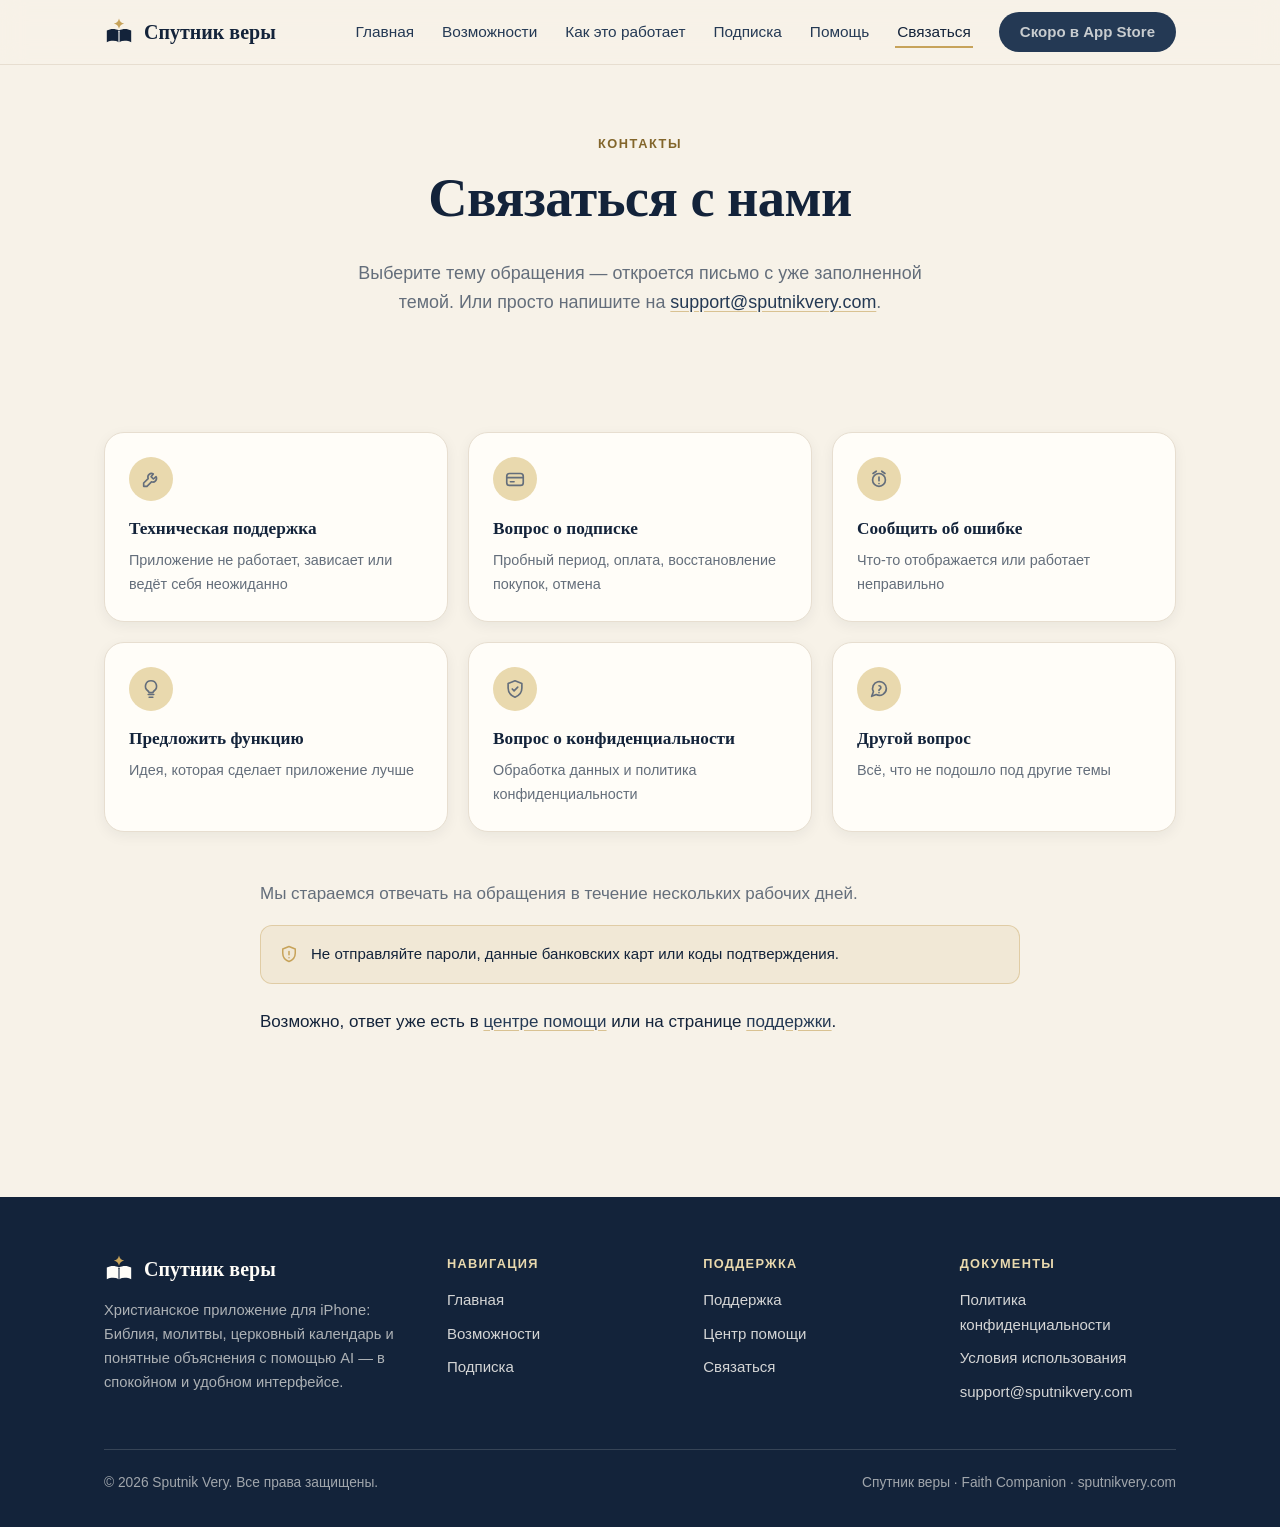
<file: contact/index.html>
<!DOCTYPE html>
<html lang="ru">
<head>
  <meta charset="utf-8">
  <meta name="viewport" content="width=device-width, initial-scale=1">
  <title>Связаться с нами — Спутник веры</title>
  <meta name="description" content="Свяжитесь с командой приложения «Спутник веры»: техническая поддержка, вопросы о подписке, сообщения об ошибках и предложения. Пишите на support@sputnikvery.com.">
  <link rel="canonical" href="https://sputnikvery.com/contact/">
  <meta name="theme-color" content="#F7F2E8">

  <meta property="og:type" content="website">
  <meta property="og:site_name" content="Спутник веры">
  <meta property="og:locale" content="ru_RU">
  <meta property="og:title" content="Связаться с нами — Спутник веры">
  <meta property="og:description" content="Напишите нам: поддержка, подписка, ошибки, предложения и вопросы о конфиденциальности.">
  <meta property="og:url" content="https://sputnikvery.com/contact/">
  <meta property="og:image" content="https://sputnikvery.com/assets/images/og-image.jpg">
  <meta property="og:image:width" content="1200">
  <meta property="og:image:height" content="630">
  <meta property="og:image:alt" content="Приложение «Спутник веры» — экран «Сегодня» со стихом дня">
  <meta name="twitter:card" content="summary_large_image">
  <meta name="twitter:title" content="Связаться с нами — Спутник веры">
  <meta name="twitter:description" content="Напишите нам: поддержка, подписка, ошибки, предложения и вопросы о конфиденциальности.">
  <meta name="twitter:image" content="https://sputnikvery.com/assets/images/og-image.jpg">
  <meta name="twitter:image:alt" content="Приложение «Спутник веры» — экран «Сегодня» со стихом дня">

  <link rel="icon" href="/assets/icons/favicon.svg" type="image/svg+xml">
  <link rel="apple-touch-icon" href="/assets/icons/apple-touch-icon.png">
  <link rel="stylesheet" href="/assets/css/styles.css">
</head>
<body>
  <a class="skip-link" href="#main">Перейти к содержанию</a>

  <header class="site-header">
    <div class="container header-inner">
      <a class="brand" href="/" aria-label="Спутник веры — на главную">
        <svg viewBox="0 0 32 32" aria-hidden="true" focusable="false"><path fill="#C7A35A" d="M16 1.5 Q17 6 21.5 7 Q17 8 16 12.5 Q15 8 10.5 7 Q15 6 16 1.5 Z"/><path fill="#13233A" d="M3 14.5 C7 12.2 12 12.2 16 14.4 C20 12.2 25 12.2 29 14.5 L29 27 C25 24.9 20 24.9 16 26.8 C12 24.9 7 24.9 3 27 Z"/><path fill="none" stroke="#FFFDF8" stroke-width="1.2" stroke-linecap="round" d="M16 15.2 L16 26"/></svg>
        <span>Спутник веры</span>
      </a>
      <nav class="site-nav" id="site-nav" aria-label="Основная навигация">
        <ul>
          <li><a href="/">Главная</a></li>
          <li><a href="/#features">Возможности</a></li>
          <li><a href="/#journey">Как это работает</a></li>
          <li><a href="/#pricing">Подписка</a></li>
          <li><a href="/help/">Помощь</a></li>
          <li><a href="/contact/" aria-current="page">Связаться</a></li>
        </ul>
        <a class="btn btn-primary" data-appstore role="link" aria-disabled="true">Скоро в App Store</a>
      </nav>
      <button class="nav-toggle" id="nav-toggle" aria-expanded="false" aria-controls="site-nav" aria-label="Открыть меню">
        <span class="bar"></span>
        <span class="bar"></span>
        <span class="bar"></span>
      </button>
    </div>
  </header>

  <main id="main">
    <div class="page-hero">
      <div class="container">
        <span class="eyebrow">Контакты</span>
        <h1>Связаться с нами</h1>
        <p class="lead">Выберите тему обращения — откроется письмо с уже заполненной темой. Или просто напишите на <a href="mailto:support@sputnikvery.com" data-support-email>support@sputnikvery.com</a>.</p>
      </div>
    </div>

    <section class="section-tight">
      <div class="container">
        <div class="contact-grid">
          <a class="card card-hover contact-card" href="mailto:support@sputnikvery.com?subject=%D0%A2%D0%B5%D1%85%D0%BD%D0%B8%D1%87%D0%B5%D1%81%D0%BA%D0%B0%D1%8F%20%D0%BF%D0%BE%D0%B4%D0%B4%D0%B5%D1%80%D0%B6%D0%BA%D0%B0%20%E2%80%94%20%D0%A1%D0%BF%D1%83%D1%82%D0%BD%D0%B8%D0%BA%20%D0%B2%D0%B5%D1%80%D1%8B">
            <span class="icon-disc"><svg viewBox="0 0 24 24" fill="none" stroke="currentColor" stroke-width="1.8" stroke-linecap="round" stroke-linejoin="round" aria-hidden="true"><path d="M14.5 6.5a4 4 0 0 0-5.6 5L4 16.4V20h3.6l4.9-4.9a4 4 0 0 0 5-5.6L14.6 12l-2.5-2.5Z"/></svg></span>
            <b>Техническая поддержка</b>
            <span>Приложение не работает, зависает или ведёт себя неожиданно</span>
          </a>

          <a class="card card-hover contact-card" href="mailto:support@sputnikvery.com?subject=%D0%92%D0%BE%D0%BF%D1%80%D0%BE%D1%81%20%D0%BE%20%D0%BF%D0%BE%D0%B4%D0%BF%D0%B8%D1%81%D0%BA%D0%B5%20%E2%80%94%20%D0%A1%D0%BF%D1%83%D1%82%D0%BD%D0%B8%D0%BA%20%D0%B2%D0%B5%D1%80%D1%8B">
            <span class="icon-disc"><svg viewBox="0 0 24 24" fill="none" stroke="currentColor" stroke-width="1.8" stroke-linecap="round" stroke-linejoin="round" aria-hidden="true"><rect x="3" y="6" width="18" height="13" rx="3"/><path d="M3 10.5h18M7 15h4"/></svg></span>
            <b>Вопрос о подписке</b>
            <span>Пробный период, оплата, восстановление покупок, отмена</span>
          </a>

          <a class="card card-hover contact-card" href="mailto:support@sputnikvery.com?subject=%D0%A1%D0%BE%D0%BE%D0%B1%D1%89%D0%B8%D1%82%D1%8C%20%D0%BE%D0%B1%20%D0%BE%D1%88%D0%B8%D0%B1%D0%BA%D0%B5%20%E2%80%94%20%D0%A1%D0%BF%D1%83%D1%82%D0%BD%D0%B8%D0%BA%20%D0%B2%D0%B5%D1%80%D1%8B">
            <span class="icon-disc"><svg viewBox="0 0 24 24" fill="none" stroke="currentColor" stroke-width="1.8" stroke-linecap="round" stroke-linejoin="round" aria-hidden="true"><circle cx="12" cy="13" r="7"/><path d="M12 10v4M12 17h.01M9 3.5 5.5 6M15 3.5 18.5 6"/></svg></span>
            <b>Сообщить об ошибке</b>
            <span>Что-то отображается или работает неправильно</span>
          </a>

          <a class="card card-hover contact-card" href="mailto:support@sputnikvery.com?subject=%D0%9F%D1%80%D0%B5%D0%B4%D0%BB%D0%BE%D0%B6%D0%B8%D1%82%D1%8C%20%D1%84%D1%83%D0%BD%D0%BA%D1%86%D0%B8%D1%8E%20%E2%80%94%20%D0%A1%D0%BF%D1%83%D1%82%D0%BD%D0%B8%D0%BA%20%D0%B2%D0%B5%D1%80%D1%8B">
            <span class="icon-disc"><svg viewBox="0 0 24 24" fill="none" stroke="currentColor" stroke-width="1.8" stroke-linecap="round" stroke-linejoin="round" aria-hidden="true"><path d="M9 18h6M10 21h4"/><path d="M12 3a6 6 0 0 0-3.5 10.9c.8.6 1.2 1.3 1.4 2.1h4.2c.2-.8.6-1.5 1.4-2.1A6 6 0 0 0 12 3Z"/></svg></span>
            <b>Предложить функцию</b>
            <span>Идея, которая сделает приложение лучше</span>
          </a>

          <a class="card card-hover contact-card" href="mailto:support@sputnikvery.com?subject=%D0%92%D0%BE%D0%BF%D1%80%D0%BE%D1%81%20%D0%BE%20%D0%BA%D0%BE%D0%BD%D1%84%D0%B8%D0%B4%D0%B5%D0%BD%D1%86%D0%B8%D0%B0%D0%BB%D1%8C%D0%BD%D0%BE%D1%81%D1%82%D0%B8%20%E2%80%94%20%D0%A1%D0%BF%D1%83%D1%82%D0%BD%D0%B8%D0%BA%20%D0%B2%D0%B5%D1%80%D1%8B">
            <span class="icon-disc"><svg viewBox="0 0 24 24" fill="none" stroke="currentColor" stroke-width="1.8" stroke-linecap="round" stroke-linejoin="round" aria-hidden="true"><path d="M12 3 4.5 6v5c0 4.7 3.2 8.3 7.5 10 4.3-1.7 7.5-5.3 7.5-10V6Z"/><path d="m9 12 2 2 4-4"/></svg></span>
            <b>Вопрос о конфиденциальности</b>
            <span>Обработка данных и политика конфиденциальности</span>
          </a>

          <a class="card card-hover contact-card" href="mailto:support@sputnikvery.com?subject=%D0%94%D1%80%D1%83%D0%B3%D0%BE%D0%B9%20%D0%B2%D0%BE%D0%BF%D1%80%D0%BE%D1%81%20%E2%80%94%20%D0%A1%D0%BF%D1%83%D1%82%D0%BD%D0%B8%D0%BA%20%D0%B2%D0%B5%D1%80%D1%8B">
            <span class="icon-disc"><svg viewBox="0 0 24 24" fill="none" stroke="currentColor" stroke-width="1.8" stroke-linecap="round" stroke-linejoin="round" aria-hidden="true"><path d="M20 11.5a7.5 7.5 0 0 1-11 6.6L4 20l1.9-5A7.5 7.5 0 1 1 20 11.5Z"/><path d="M12 8.5a2 2 0 0 1 2 2c0 1.2-1 1.6-1.6 2.1-.3.3-.4.6-.4 1M12 16h.01"/></svg></span>
            <b>Другой вопрос</b>
            <span>Всё, что не подошло под другие темы</span>
          </a>
        </div>

        <div class="prose" style="margin-top: 48px;">
          <p class="muted">Мы стараемся отвечать на обращения в течение нескольких рабочих дней.</p>

          <div class="warning-box" role="note">
            <svg viewBox="0 0 24 24" fill="none" stroke="currentColor" stroke-width="1.8" stroke-linecap="round" stroke-linejoin="round" aria-hidden="true"><path d="M12 3 4.5 6v5c0 4.7 3.2 8.3 7.5 10 4.3-1.7 7.5-5.3 7.5-10V6Z"/><path d="M12 9v4M12 16.5h.01"/></svg>
            <p>Не отправляйте пароли, данные банковских карт или коды подтверждения.</p>
          </div>

          <p style="margin-top: 24px;">Возможно, ответ уже есть в <a href="/help/">центре помощи</a> или на странице <a href="/support/">поддержки</a>.</p>
        </div>
      </div>
    </section>
  </main>

  <footer class="site-footer">
    <div class="container">
      <div class="footer-grid">
        <div class="footer-brand">
          <a class="brand" href="/" aria-label="Спутник веры — на главную">
            <svg viewBox="0 0 32 32" aria-hidden="true" focusable="false"><path fill="#C7A35A" d="M16 1.5 Q17 6 21.5 7 Q17 8 16 12.5 Q15 8 10.5 7 Q15 6 16 1.5 Z"/><path fill="#FFFDF8" d="M3 14.5 C7 12.2 12 12.2 16 14.4 C20 12.2 25 12.2 29 14.5 L29 27 C25 24.9 20 24.9 16 26.8 C12 24.9 7 24.9 3 27 Z"/><path fill="none" stroke="#13233A" stroke-width="1.2" stroke-linecap="round" d="M16 15.2 L16 26"/></svg>
            <span>Спутник веры</span>
          </a>
          <p>Христианское приложение для iPhone: Библия, молитвы, церковный календарь и понятные объяснения с помощью AI — в спокойном и удобном интерфейсе.</p>
        </div>

        <nav aria-label="Навигация по сайту">
          <p class="footer-title">Навигация</p>
          <ul>
            <li><a href="/">Главная</a></li>
            <li><a href="/#features">Возможности</a></li>
            <li><a href="/#pricing">Подписка</a></li>
          </ul>
        </nav>

        <nav aria-label="Поддержка">
          <p class="footer-title">Поддержка</p>
          <ul>
            <li><a href="/support/">Поддержка</a></li>
            <li><a href="/help/">Центр помощи</a></li>
            <li><a href="/contact/" aria-current="page">Связаться</a></li>
          </ul>
        </nav>

        <nav aria-label="Документы">
          <p class="footer-title">Документы</p>
          <ul>
            <li><a href="/privacy/">Политика конфиденциальности</a></li>
            <li><a href="/terms/">Условия использования</a></li>
            <li><a href="mailto:support@sputnikvery.com" data-support-email>support@sputnikvery.com</a></li>
          </ul>
        </nav>
      </div>

      <div class="footer-bottom">
        <span>© <span data-year>2026</span> Sputnik Very. Все права защищены.</span>
        <span>Спутник веры · Faith Companion · sputnikvery.com</span>
      </div>
    </div>
  </footer>

  <script src="/assets/js/main.js"></script>
</body>
</html>
</file>
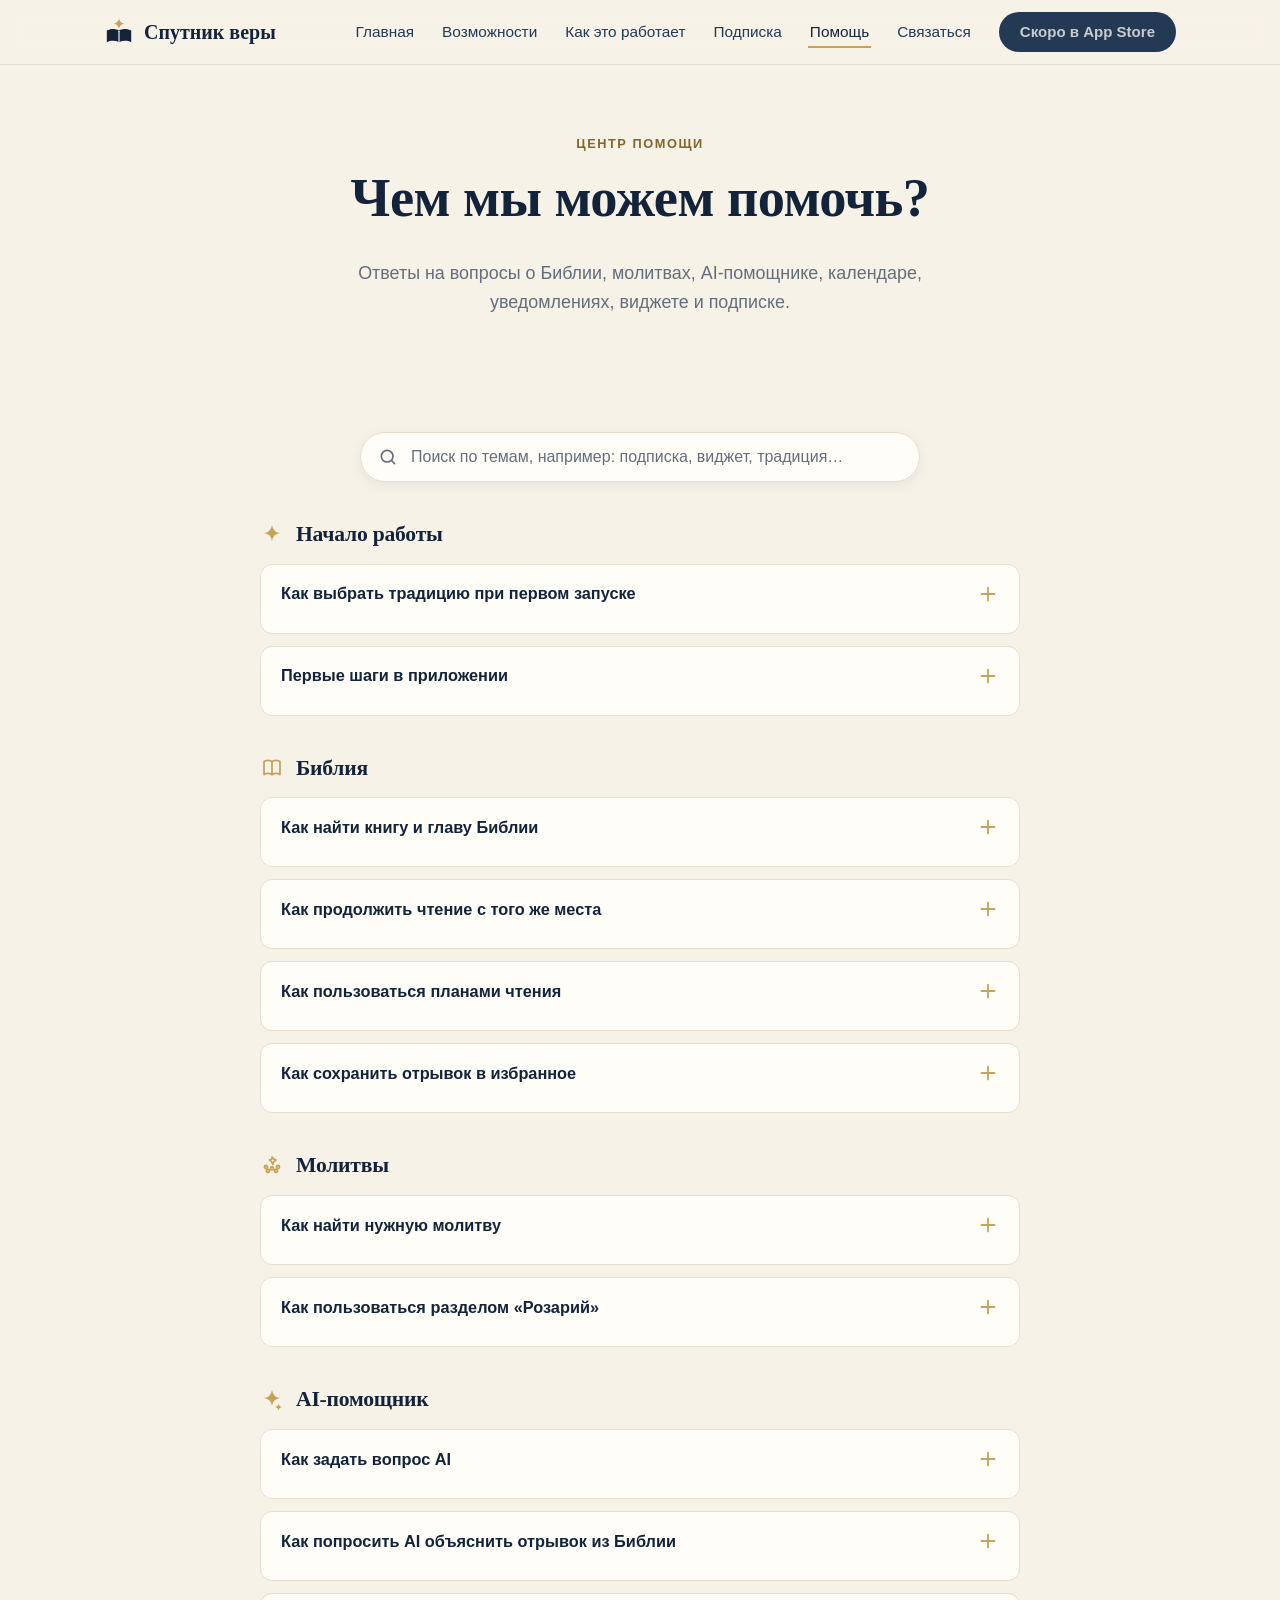
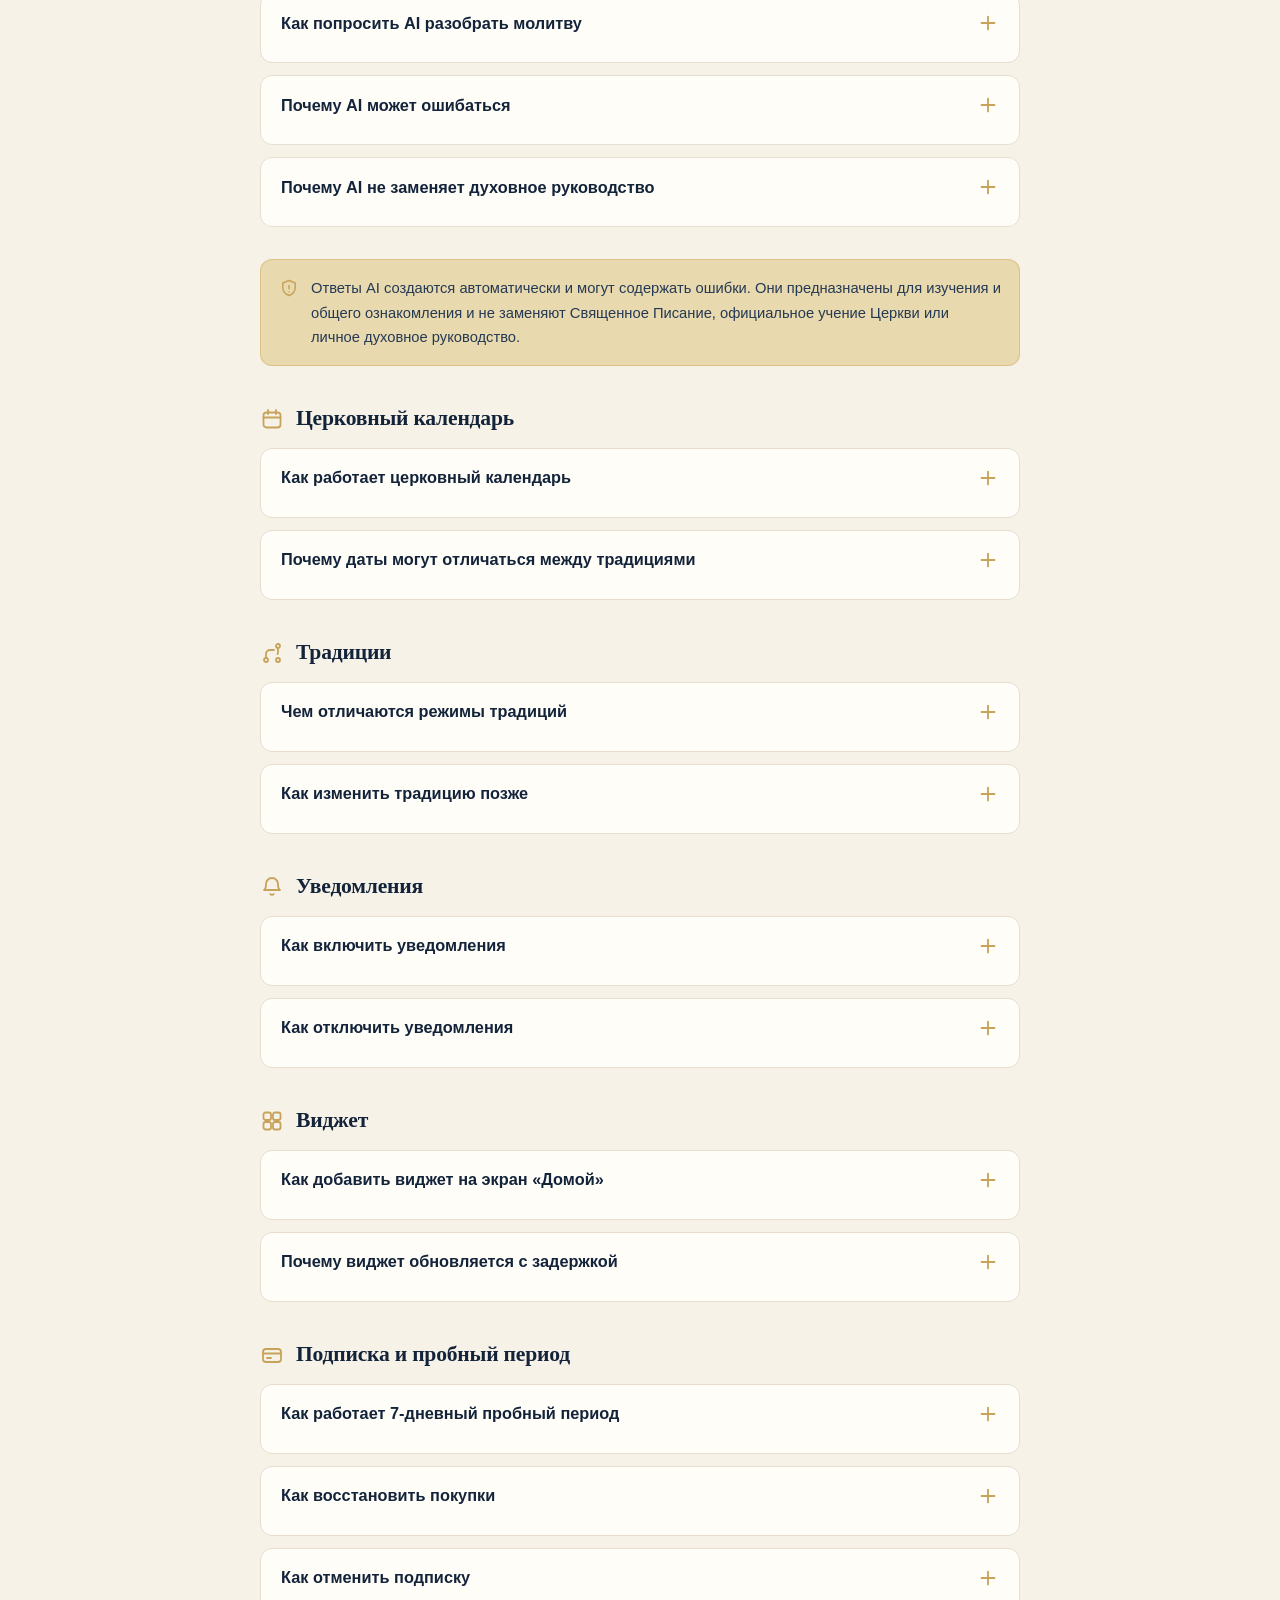
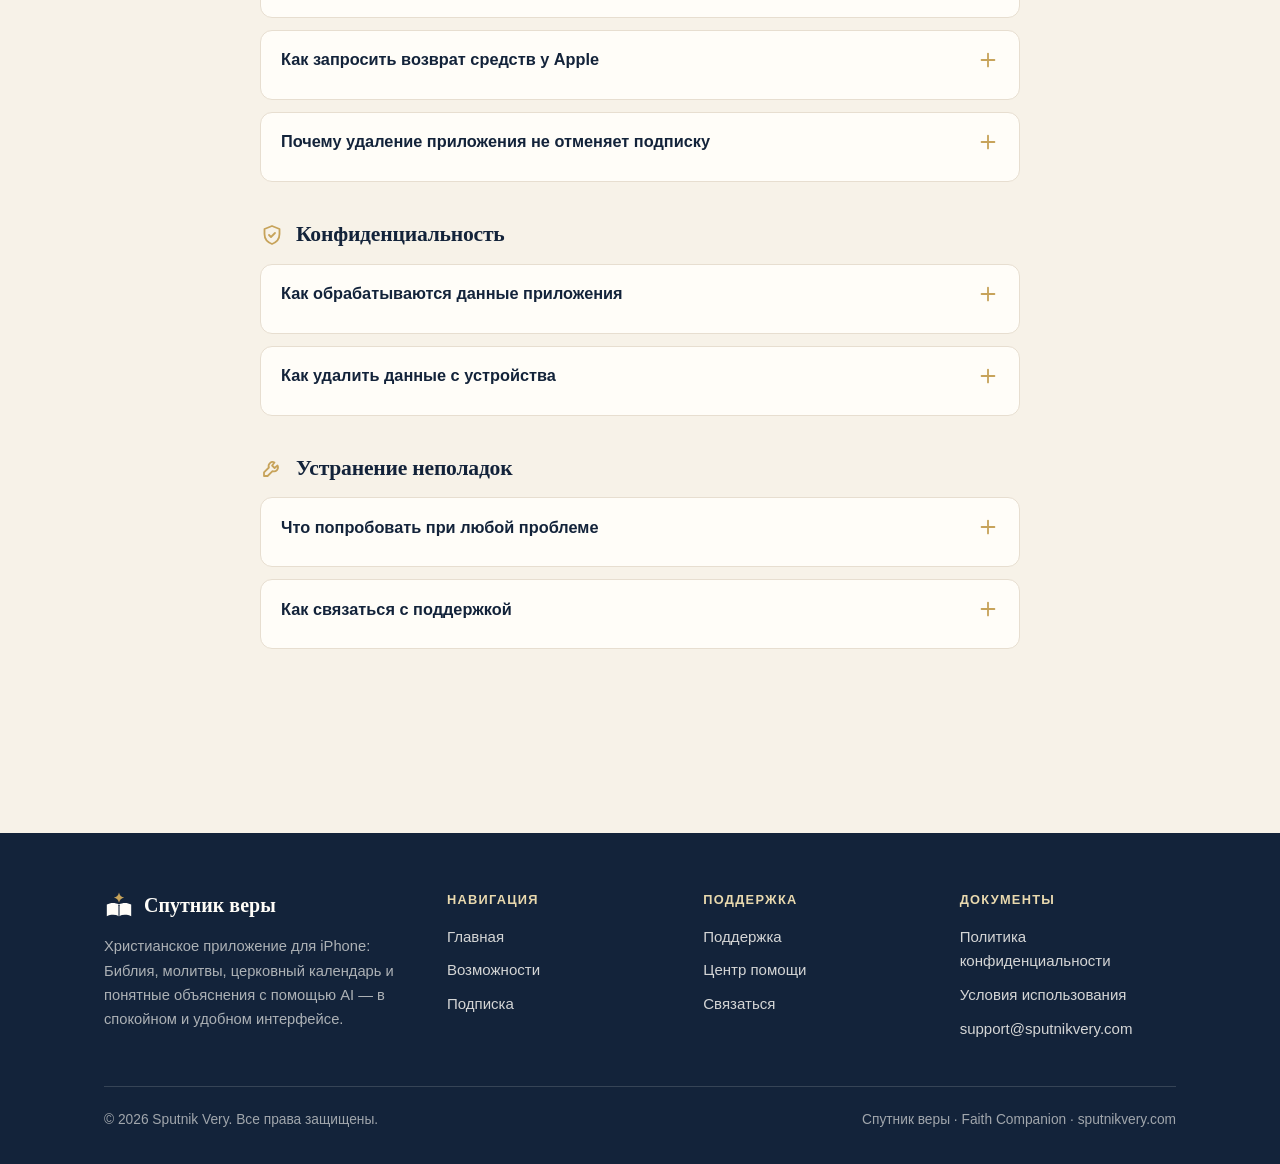
<file: help/index.html>
<!DOCTYPE html>
<html lang="ru">
<head>
  <meta charset="utf-8">
  <meta name="viewport" content="width=device-width, initial-scale=1">
  <title>Центр помощи — Спутник веры</title>
  <meta name="description" content="Центр помощи приложения «Спутник веры»: ответы о Библии, молитвах, AI-помощнике, церковном календаре, традициях, уведомлениях, виджете и подписке.">
  <link rel="canonical" href="https://sputnikvery.com/help/">
  <meta name="theme-color" content="#F7F2E8">

  <meta property="og:type" content="website">
  <meta property="og:site_name" content="Спутник веры">
  <meta property="og:locale" content="ru_RU">
  <meta property="og:title" content="Центр помощи — Спутник веры">
  <meta property="og:description" content="Ответы на вопросы о приложении «Спутник веры»: Библия, молитвы, AI-помощник, календарь, подписка.">
  <meta property="og:url" content="https://sputnikvery.com/help/">
  <meta property="og:image" content="https://sputnikvery.com/assets/images/og-image.jpg">
  <meta property="og:image:width" content="1200">
  <meta property="og:image:height" content="630">
  <meta property="og:image:alt" content="Приложение «Спутник веры» — экран «Сегодня» со стихом дня">
  <meta name="twitter:card" content="summary_large_image">
  <meta name="twitter:title" content="Центр помощи — Спутник веры">
  <meta name="twitter:description" content="Ответы на вопросы о приложении «Спутник веры»: Библия, молитвы, AI-помощник, календарь, подписка.">
  <meta name="twitter:image" content="https://sputnikvery.com/assets/images/og-image.jpg">
  <meta name="twitter:image:alt" content="Приложение «Спутник веры» — экран «Сегодня» со стихом дня">

  <link rel="icon" href="/assets/icons/favicon.svg" type="image/svg+xml">
  <link rel="apple-touch-icon" href="/assets/icons/apple-touch-icon.png">
  <link rel="stylesheet" href="/assets/css/styles.css">
</head>
<body>
  <a class="skip-link" href="#main">Перейти к содержанию</a>

  <header class="site-header">
    <div class="container header-inner">
      <a class="brand" href="/" aria-label="Спутник веры — на главную">
        <svg viewBox="0 0 32 32" aria-hidden="true" focusable="false"><path fill="#C7A35A" d="M16 1.5 Q17 6 21.5 7 Q17 8 16 12.5 Q15 8 10.5 7 Q15 6 16 1.5 Z"/><path fill="#13233A" d="M3 14.5 C7 12.2 12 12.2 16 14.4 C20 12.2 25 12.2 29 14.5 L29 27 C25 24.9 20 24.9 16 26.8 C12 24.9 7 24.9 3 27 Z"/><path fill="none" stroke="#FFFDF8" stroke-width="1.2" stroke-linecap="round" d="M16 15.2 L16 26"/></svg>
        <span>Спутник веры</span>
      </a>
      <nav class="site-nav" id="site-nav" aria-label="Основная навигация">
        <ul>
          <li><a href="/">Главная</a></li>
          <li><a href="/#features">Возможности</a></li>
          <li><a href="/#journey">Как это работает</a></li>
          <li><a href="/#pricing">Подписка</a></li>
          <li><a href="/help/" aria-current="page">Помощь</a></li>
          <li><a href="/contact/">Связаться</a></li>
        </ul>
        <a class="btn btn-primary" data-appstore role="link" aria-disabled="true">Скоро в App Store</a>
      </nav>
      <button class="nav-toggle" id="nav-toggle" aria-expanded="false" aria-controls="site-nav" aria-label="Открыть меню">
        <span class="bar"></span>
        <span class="bar"></span>
        <span class="bar"></span>
      </button>
    </div>
  </header>

  <main id="main">
    <div class="page-hero">
      <div class="container">
        <span class="eyebrow">Центр помощи</span>
        <h1>Чем мы можем помочь?</h1>
        <p class="lead">Ответы на вопросы о Библии, молитвах, AI-помощнике, календаре, уведомлениях, виджете и подписке.</p>
      </div>
    </div>

    <section class="section-tight">
      <div class="container">
        <div class="help-search">
          <svg viewBox="0 0 24 24" fill="none" stroke="currentColor" stroke-width="2" stroke-linecap="round" aria-hidden="true"><circle cx="11" cy="11" r="7"/><path d="m20 20-3.5-3.5"/></svg>
          <input type="search" id="help-search" placeholder="Поиск по темам, например: подписка, виджет, традиция…" aria-label="Поиск по центру помощи" autocomplete="off">
        </div>

        <!-- 1. Начало работы -->
        <section class="help-category">
          <h2><svg viewBox="0 0 24 24" fill="currentColor" aria-hidden="true"><path d="M12 2 Q13 9 20 10 Q13 11 12 18 Q11 11 4 10 Q11 9 12 2 Z"/></svg>Начало работы</h2>
          <div class="accordion">
            <div class="accordion-item">
              <h3><button class="accordion-trigger" aria-expanded="false" aria-controls="hc-1-1">Как выбрать традицию при первом запуске<svg class="acc-icon" viewBox="0 0 24 24" fill="none" stroke="currentColor" stroke-width="2" stroke-linecap="round" aria-hidden="true"><path d="M12 5v14M5 12h14"/></svg></button></h3>
              <div class="accordion-panel" id="hc-1-1" hidden>
                <p>При первом запуске приложение предложит выбрать традицию: Православная, Католическая или Общая христианская. Нажмите на подходящую карточку и подтвердите выбор кнопкой «Продолжить». Молитвы, церковный календарь и материалы будут адаптированы под выбранный режим. Выбор не окончательный — его можно изменить позже в настройках.</p>
              </div>
            </div>
            <div class="accordion-item">
              <h3><button class="accordion-trigger" aria-expanded="false" aria-controls="hc-1-2">Первые шаги в приложении<svg class="acc-icon" viewBox="0 0 24 24" fill="none" stroke="currentColor" stroke-width="2" stroke-linecap="round" aria-hidden="true"><path d="M12 5v14M5 12h14"/></svg></button></h3>
              <div class="accordion-panel" id="hc-1-2" hidden>
                <p>Главный экран «Сегодня» собирает всё важное: стих дня, продолжение чтения, молитвы и ближайший праздник. Внизу — вкладки «Библия», «Молитвы», «Календарь» и «Ещё». Начните со стиха дня, а если что-то непонятно — задайте вопрос AI-помощнику прямо с главного экрана.</p>
              </div>
            </div>
          </div>
        </section>

        <!-- 2. Библия -->
        <section class="help-category">
          <h2><svg viewBox="0 0 24 24" fill="none" stroke="currentColor" stroke-width="1.8" stroke-linecap="round" stroke-linejoin="round" aria-hidden="true"><path d="M4 5.5C6.5 4 9.5 4 12 5.5c2.5-1.5 5.5-1.5 8 0v13c-2.5-1.5-5.5-1.5-8 0-2.5-1.5-5.5-1.5-8 0Z"/><path d="M12 5.5v13"/></svg>Библия</h2>
          <div class="accordion">
            <div class="accordion-item">
              <h3><button class="accordion-trigger" aria-expanded="false" aria-controls="hc-2-1">Как найти книгу и главу Библии<svg class="acc-icon" viewBox="0 0 24 24" fill="none" stroke="currentColor" stroke-width="2" stroke-linecap="round" aria-hidden="true"><path d="M12 5v14M5 12h14"/></svg></button></h3>
              <div class="accordion-panel" id="hc-2-1" hidden>
                <p>Откройте вкладку «Библия». Выберите книгу из списка (Ветхий и Новый Завет), затем нужную главу. Также можно воспользоваться поиском по Писанию, чтобы быстро найти место по словам.</p>
              </div>
            </div>
            <div class="accordion-item">
              <h3><button class="accordion-trigger" aria-expanded="false" aria-controls="hc-2-2">Как продолжить чтение с того же места<svg class="acc-icon" viewBox="0 0 24 24" fill="none" stroke="currentColor" stroke-width="2" stroke-linecap="round" aria-hidden="true"><path d="M12 5v14M5 12h14"/></svg></button></h3>
              <div class="accordion-panel" id="hc-2-2" hidden>
                <p>Приложение автоматически запоминает, где вы остановились. На экране «Сегодня» нажмите «Продолжить чтение» — вы вернётесь к последнему открытому месту Писания.</p>
              </div>
            </div>
            <div class="accordion-item">
              <h3><button class="accordion-trigger" aria-expanded="false" aria-controls="hc-2-3">Как пользоваться планами чтения<svg class="acc-icon" viewBox="0 0 24 24" fill="none" stroke="currentColor" stroke-width="2" stroke-linecap="round" aria-hidden="true"><path d="M12 5v14M5 12h14"/></svg></button></h3>
              <div class="accordion-panel" id="hc-2-3" hidden>
                <p>Планы чтения делят Писание на удобные ежедневные отрывки. Выберите план, и приложение будет показывать очередной отрывок и отмечать прогресс. Читайте в своём темпе — план подстроится под вас.</p>
              </div>
            </div>
            <div class="accordion-item">
              <h3><button class="accordion-trigger" aria-expanded="false" aria-controls="hc-2-4">Как сохранить отрывок в избранное<svg class="acc-icon" viewBox="0 0 24 24" fill="none" stroke="currentColor" stroke-width="2" stroke-linecap="round" aria-hidden="true"><path d="M12 5v14M5 12h14"/></svg></button></h3>
              <div class="accordion-panel" id="hc-2-4" hidden>
                <p>Во время чтения отметьте понравившийся отрывок (значок закладки или «В избранное»). Сохранённые места собираются в отдельном разделе, чтобы к ним было легко вернуться.</p>
              </div>
            </div>
          </div>
        </section>

        <!-- 3. Молитвы -->
        <section class="help-category">
          <h2><svg viewBox="0 0 24 24" fill="none" stroke="currentColor" stroke-width="1.8" stroke-linecap="round" aria-hidden="true"><path d="M12 3c.9 1.8 2.2 2.7 4 3-1.8.9-3 2.2-3.3 4.5-.3-2.3-1.5-3.6-3.3-4.5 1.8-.3 3.1-1.2 2.6-3Z" stroke-linejoin="round"/><circle cx="12" cy="14.5" r="1.5"/><circle cx="8" cy="17" r="1.5"/><circle cx="16" cy="17" r="1.5"/><circle cx="6" cy="13" r="1.5"/><circle cx="18" cy="13" r="1.5"/></svg>Молитвы</h2>
          <div class="accordion">
            <div class="accordion-item">
              <h3><button class="accordion-trigger" aria-expanded="false" aria-controls="hc-3-1">Как найти нужную молитву<svg class="acc-icon" viewBox="0 0 24 24" fill="none" stroke="currentColor" stroke-width="2" stroke-linecap="round" aria-hidden="true"><path d="M12 5v14M5 12h14"/></svg></button></h3>
              <div class="accordion-panel" id="hc-3-1" hidden>
                <p>Откройте вкладку «Молитвы». Молитвы сгруппированы по разделам: утренние, вечерние, традиционные и другие — состав зависит от выбранной традиции. Часто используемые молитвы удобно добавить в избранное, чтобы они всегда были под рукой.</p>
              </div>
            </div>
            <div class="accordion-item">
              <h3><button class="accordion-trigger" aria-expanded="false" aria-controls="hc-3-2">Как пользоваться разделом «Розарий»<svg class="acc-icon" viewBox="0 0 24 24" fill="none" stroke="currentColor" stroke-width="2" stroke-linecap="round" aria-hidden="true"><path d="M12 5v14M5 12h14"/></svg></button></h3>
              <div class="accordion-panel" id="hc-3-2" hidden>
                <p>Раздел «Розарий» (доступен в католическом режиме) помогает молиться по чёткам: приложение показывает тайны дня и ведёт по последовательности молитв шаг за шагом. Откройте раздел и следуйте подсказкам на экране.</p>
              </div>
            </div>
          </div>
        </section>

        <!-- 4. AI-помощник -->
        <section class="help-category">
          <h2><svg viewBox="0 0 24 24" fill="currentColor" aria-hidden="true"><path d="M12 2 Q13 9 20 10 Q13 11 12 18 Q11 11 4 10 Q11 9 12 2 Z"/><path d="M18.5 15.5 Q19 18.5 22 19 Q19 19.5 18.5 22.5 Q18 19.5 15 19 Q18 18.5 18.5 15.5 Z"/></svg>AI-помощник</h2>
          <div class="accordion">
            <div class="accordion-item">
              <h3><button class="accordion-trigger" aria-expanded="false" aria-controls="hc-4-1">Как задать вопрос AI<svg class="acc-icon" viewBox="0 0 24 24" fill="none" stroke="currentColor" stroke-width="2" stroke-linecap="round" aria-hidden="true"><path d="M12 5v14M5 12h14"/></svg></button></h3>
              <div class="accordion-panel" id="hc-4-1" hidden>
                <p>Нажмите кнопку AI-чата (например, «Задать вопрос» на экране «Сегодня») и напишите вопрос своими словами: о библейских отрывках, историях, христианских терминах, молитвах, традициях или праздниках. Для работы AI нужно подключение к интернету.</p>
              </div>
            </div>
            <div class="accordion-item">
              <h3><button class="accordion-trigger" aria-expanded="false" aria-controls="hc-4-2">Как попросить AI объяснить отрывок из Библии<svg class="acc-icon" viewBox="0 0 24 24" fill="none" stroke="currentColor" stroke-width="2" stroke-linecap="round" aria-hidden="true"><path d="M12 5v14M5 12h14"/></svg></button></h3>
              <div class="accordion-panel" id="hc-4-2" hidden>
                <p>Укажите место Писания или опишите отрывок и попросите объяснение — например: «Объясни этот стих простыми словами» или «Разбери эту главу по частям». AI может рассказать о контексте, трудных словах, главной мысли и подсказать связанные места Писания.</p>
              </div>
            </div>
            <div class="accordion-item">
              <h3><button class="accordion-trigger" aria-expanded="false" aria-controls="hc-4-3">Как попросить AI разобрать молитву<svg class="acc-icon" viewBox="0 0 24 24" fill="none" stroke="currentColor" stroke-width="2" stroke-linecap="round" aria-hidden="true"><path d="M12 5v14M5 12h14"/></svg></button></h3>
              <div class="accordion-panel" id="hc-4-3" hidden>
                <p>Назовите молитву и попросите объяснить её смысл, разобрать по частям или прояснить устаревшие слова. AI расскажет о назначении молитвы, её структуре и библейских отсылках. AI не создаёт официальных церковных толкований.</p>
              </div>
            </div>
            <div class="accordion-item">
              <h3><button class="accordion-trigger" aria-expanded="false" aria-controls="hc-4-4">Почему AI может ошибаться<svg class="acc-icon" viewBox="0 0 24 24" fill="none" stroke="currentColor" stroke-width="2" stroke-linecap="round" aria-hidden="true"><path d="M12 5v14M5 12h14"/></svg></button></h3>
              <div class="accordion-panel" id="hc-4-4" hidden>
                <p>Ответы формируются автоматически на основе языковой модели, а не проверяются богословами, поэтому в них возможны неточности, упрощения или ошибки. Относитесь к ответам как к учебному материалу: сверяйте важное с текстом Писания и учением вашей церкви.</p>
              </div>
            </div>
            <div class="accordion-item">
              <h3><button class="accordion-trigger" aria-expanded="false" aria-controls="hc-4-5">Почему AI не заменяет духовное руководство<svg class="acc-icon" viewBox="0 0 24 24" fill="none" stroke="currentColor" stroke-width="2" stroke-linecap="round" aria-hidden="true"><path d="M12 5v14M5 12h14"/></svg></button></h3>
              <div class="accordion-panel" id="hc-4-5" hidden>
                <p>AI — это инструмент для изучения, а не духовный авторитет. Он не знает вашей жизненной ситуации, не несёт пастырской ответственности и не может заменить священника, пастора, духовного наставника или общину. Личные и важные вопросы веры лучше обсуждать с духовным наставником.</p>
              </div>
            </div>
          </div>
          <div class="disclaimer" role="note">
            <svg viewBox="0 0 24 24" fill="none" stroke="currentColor" stroke-width="1.8" stroke-linecap="round" stroke-linejoin="round" aria-hidden="true"><path d="M12 3 4.5 6v5c0 4.7 3.2 8.3 7.5 10 4.3-1.7 7.5-5.3 7.5-10V6Z"/><path d="M12 9v4M12 16.5h.01"/></svg>
            <p>Ответы AI создаются автоматически и могут содержать ошибки. Они предназначены для изучения и общего ознакомления и не заменяют Священное Писание, официальное учение Церкви или личное духовное руководство.</p>
          </div>
        </section>

        <!-- 5. Церковный календарь -->
        <section class="help-category">
          <h2><svg viewBox="0 0 24 24" fill="none" stroke="currentColor" stroke-width="1.8" stroke-linecap="round" stroke-linejoin="round" aria-hidden="true"><rect x="3.5" y="5.5" width="17" height="15" rx="3"/><path d="M8 3v4M16 3v4M3.5 10.5h17"/></svg>Церковный календарь</h2>
          <div class="accordion">
            <div class="accordion-item">
              <h3><button class="accordion-trigger" aria-expanded="false" aria-controls="hc-5-1">Как работает церковный календарь<svg class="acc-icon" viewBox="0 0 24 24" fill="none" stroke="currentColor" stroke-width="2" stroke-linecap="round" aria-hidden="true"><path d="M12 5v14M5 12h14"/></svg></button></h3>
              <div class="accordion-panel" id="hc-5-1" hidden>
                <p>Вкладка «Календарь» показывает праздники, важные даты и литургические периоды выбранной традиции. На экране «Сегодня» отображается ближайший праздник. Открывайте даты, чтобы узнать подробнее о празднике или периоде.</p>
              </div>
            </div>
            <div class="accordion-item">
              <h3><button class="accordion-trigger" aria-expanded="false" aria-controls="hc-5-2">Почему даты могут отличаться между традициями<svg class="acc-icon" viewBox="0 0 24 24" fill="none" stroke="currentColor" stroke-width="2" stroke-linecap="round" aria-hidden="true"><path d="M12 5v14M5 12h14"/></svg></button></h3>
              <div class="accordion-panel" id="hc-5-2" hidden>
                <p>Церковные даты и практики могут отличаться в зависимости от традиции, юрисдикции, страны, епархии, прихода и календарной системы (например, юлианской или григорианской). Календарь в приложении носит справочный характер и может не включать все местные праздники, посты и особенности — уточняйте детали в своём приходе.</p>
              </div>
            </div>
          </div>
        </section>

        <!-- 6. Традиции -->
        <section class="help-category">
          <h2><svg viewBox="0 0 24 24" fill="none" stroke="currentColor" stroke-width="1.8" stroke-linecap="round" stroke-linejoin="round" aria-hidden="true"><circle cx="6" cy="19" r="2"/><circle cx="18" cy="5" r="2"/><circle cx="18" cy="19" r="2"/><path d="M6 17v-4a4 4 0 0 1 4-4h4M18 7v4a4 4 0 0 1-.5 2"/></svg>Традиции</h2>
          <div class="accordion">
            <div class="accordion-item">
              <h3><button class="accordion-trigger" aria-expanded="false" aria-controls="hc-6-1">Чем отличаются режимы традиций<svg class="acc-icon" viewBox="0 0 24 24" fill="none" stroke="currentColor" stroke-width="2" stroke-linecap="round" aria-hidden="true"><path d="M12 5v14M5 12h14"/></svg></button></h3>
              <div class="accordion-panel" id="hc-6-1" hidden>
                <p>Православный режим включает молитвы, праздники и содержание восточной традиции; католический — католические молитвы, Розарий и соответствующий календарь; общий христианский — основные христианские материалы без привязки к одной конфессии.</p>
              </div>
            </div>
            <div class="accordion-item">
              <h3><button class="accordion-trigger" aria-expanded="false" aria-controls="hc-6-2">Как изменить традицию позже<svg class="acc-icon" viewBox="0 0 24 24" fill="none" stroke="currentColor" stroke-width="2" stroke-linecap="round" aria-hidden="true"><path d="M12 5v14M5 12h14"/></svg></button></h3>
              <div class="accordion-panel" id="hc-6-2" hidden>
                <p>Откройте настройки приложения (вкладка «Ещё») и выберите пункт, связанный с традицией. После смены режима молитвы, календарь и материалы обновятся автоматически. Менять традицию можно сколько угодно раз.</p>
              </div>
            </div>
          </div>
        </section>

        <!-- 7. Уведомления -->
        <section class="help-category">
          <h2><svg viewBox="0 0 24 24" fill="none" stroke="currentColor" stroke-width="1.8" stroke-linecap="round" stroke-linejoin="round" aria-hidden="true"><path d="M18 9a6 6 0 1 0-12 0c0 5-2 6-2 6h16s-2-1-2-6"/><path d="M10.3 19a2 2 0 0 0 3.4 0"/></svg>Уведомления</h2>
          <div class="accordion">
            <div class="accordion-item">
              <h3><button class="accordion-trigger" aria-expanded="false" aria-controls="hc-7-1">Как включить уведомления<svg class="acc-icon" viewBox="0 0 24 24" fill="none" stroke="currentColor" stroke-width="2" stroke-linecap="round" aria-hidden="true"><path d="M12 5v14M5 12h14"/></svg></button></h3>
              <div class="accordion-panel" id="hc-7-1" hidden>
                <p>При первом запросе разрешите приложению отправлять уведомления. Если вы отказались раньше, откройте Настройки iPhone → Уведомления → «Спутник веры» и включите их, а затем настройте напоминания о молитве и чтении в самом приложении.</p>
              </div>
            </div>
            <div class="accordion-item">
              <h3><button class="accordion-trigger" aria-expanded="false" aria-controls="hc-7-2">Как отключить уведомления<svg class="acc-icon" viewBox="0 0 24 24" fill="none" stroke="currentColor" stroke-width="2" stroke-linecap="round" aria-hidden="true"><path d="M12 5v14M5 12h14"/></svg></button></h3>
              <div class="accordion-panel" id="hc-7-2" hidden>
                <p>Отключить напоминания можно в настройках приложения либо полностью запретить уведомления в Настройках iPhone: Уведомления → «Спутник веры» → выключить «Допуск уведомлений».</p>
              </div>
            </div>
          </div>
        </section>

        <!-- 8. Виджет -->
        <section class="help-category">
          <h2><svg viewBox="0 0 24 24" fill="none" stroke="currentColor" stroke-width="1.8" stroke-linecap="round" stroke-linejoin="round" aria-hidden="true"><rect x="3.5" y="3.5" width="7.5" height="7.5" rx="2"/><rect x="13" y="3.5" width="7.5" height="7.5" rx="2"/><rect x="3.5" y="13" width="7.5" height="7.5" rx="2"/><rect x="13" y="13" width="7.5" height="7.5" rx="2"/></svg>Виджет</h2>
          <div class="accordion">
            <div class="accordion-item">
              <h3><button class="accordion-trigger" aria-expanded="false" aria-controls="hc-8-1">Как добавить виджет на экран «Домой»<svg class="acc-icon" viewBox="0 0 24 24" fill="none" stroke="currentColor" stroke-width="2" stroke-linecap="round" aria-hidden="true"><path d="M12 5v14M5 12h14"/></svg></button></h3>
              <div class="accordion-panel" id="hc-8-1" hidden>
                <p>Нажмите и удерживайте пустое место на экране «Домой», затем нажмите «Изменить» → «Добавить виджет» (на старых версиях iOS — кнопку «+»). Найдите «Спутник веры», выберите размер виджета и нажмите «Добавить виджет». Виджет показывает актуальное содержимое дня, например стих дня.</p>
              </div>
            </div>
            <div class="accordion-item">
              <h3><button class="accordion-trigger" aria-expanded="false" aria-controls="hc-8-2">Почему виджет обновляется с задержкой<svg class="acc-icon" viewBox="0 0 24 24" fill="none" stroke="currentColor" stroke-width="2" stroke-linecap="round" aria-hidden="true"><path d="M12 5v14M5 12h14"/></svg></button></h3>
              <div class="accordion-panel" id="hc-8-2" hidden>
                <p>iOS сама решает, когда обновлять виджеты, чтобы экономить заряд батареи, поэтому содержимое может появляться с задержкой — это нормальное поведение системы, а не ошибка приложения. Открытие приложения обычно ускоряет обновление.</p>
              </div>
            </div>
          </div>
        </section>

        <!-- 9. Подписка и пробный период -->
        <section class="help-category">
          <h2><svg viewBox="0 0 24 24" fill="none" stroke="currentColor" stroke-width="1.8" stroke-linecap="round" stroke-linejoin="round" aria-hidden="true"><rect x="3" y="6" width="18" height="13" rx="3"/><path d="M3 10.5h18M7 15h4"/></svg>Подписка и пробный период</h2>
          <div class="accordion">
            <div class="accordion-item">
              <h3><button class="accordion-trigger" aria-expanded="false" aria-controls="hc-9-1">Как работает 7-дневный пробный период<svg class="acc-icon" viewBox="0 0 24 24" fill="none" stroke="currentColor" stroke-width="2" stroke-linecap="round" aria-hidden="true"><path d="M12 5v14M5 12h14"/></svg></button></h3>
              <div class="accordion-panel" id="hc-9-1" hidden>
                <p>После оформления подписки первые 7 дней бесплатны — доступны все возможности приложения. Если не отменить подписку минимум за 24 часа до конца пробного периода, она автоматически становится платной, и оплата списывается с Apple&nbsp;Account. Стоимость подписки отображается в приложении и может отличаться в зависимости от страны или региона.</p>
              </div>
            </div>
            <div class="accordion-item">
              <h3><button class="accordion-trigger" aria-expanded="false" aria-controls="hc-9-2">Как восстановить покупки<svg class="acc-icon" viewBox="0 0 24 24" fill="none" stroke="currentColor" stroke-width="2" stroke-linecap="round" aria-hidden="true"><path d="M12 5v14M5 12h14"/></svg></button></h3>
              <div class="accordion-panel" id="hc-9-2" hidden>
                <p>Если приложение не видит вашу подписку (например, после переустановки или на новом iPhone), войдите в тот же Apple&nbsp;Account и нажмите «Восстановить покупки» в настройках приложения. Доступ восстановится без повторной оплаты.</p>
              </div>
            </div>
            <div class="accordion-item">
              <h3><button class="accordion-trigger" aria-expanded="false" aria-controls="hc-9-3">Как отменить подписку<svg class="acc-icon" viewBox="0 0 24 24" fill="none" stroke="currentColor" stroke-width="2" stroke-linecap="round" aria-hidden="true"><path d="M12 5v14M5 12h14"/></svg></button></h3>
              <div class="accordion-panel" id="hc-9-3" hidden>
                <p>Настройки iPhone → ваше имя (Apple&nbsp;Account) → Подписки → «Спутник веры» → «Отменить подписку». Названия пунктов могут немного отличаться в зависимости от версии и языка iOS. После отмены доступ сохраняется до конца оплаченного периода.</p>
              </div>
            </div>
            <div class="accordion-item">
              <h3><button class="accordion-trigger" aria-expanded="false" aria-controls="hc-9-4">Как запросить возврат средств у Apple<svg class="acc-icon" viewBox="0 0 24 24" fill="none" stroke="currentColor" stroke-width="2" stroke-linecap="round" aria-hidden="true"><path d="M12 5v14M5 12h14"/></svg></button></h3>
              <div class="accordion-panel" id="hc-9-4" hidden>
                <p>Платежи обрабатывает Apple, поэтому возвраты рассматриваются по правилам Apple. Перейдите на <a href="https://reportaproblem.apple.com" target="_blank" rel="noopener noreferrer">reportaproblem.apple.com</a>, войдите со своим Apple&nbsp;Account, найдите покупку и выберите «Запросить возврат». Решение о возврате принимает Apple.</p>
              </div>
            </div>
            <div class="accordion-item">
              <h3><button class="accordion-trigger" aria-expanded="false" aria-controls="hc-9-5">Почему удаление приложения не отменяет подписку<svg class="acc-icon" viewBox="0 0 24 24" fill="none" stroke="currentColor" stroke-width="2" stroke-linecap="round" aria-hidden="true"><path d="M12 5v14M5 12h14"/></svg></button></h3>
              <div class="accordion-panel" id="hc-9-5" hidden>
                <p>Подписка привязана к вашему Apple&nbsp;Account, а не к установленному приложению, поэтому после удаления приложения она продолжает продлеваться. Чтобы платежи прекратились, отмените подписку в разделе «Подписки» настроек Apple&nbsp;Account.</p>
              </div>
            </div>
          </div>
        </section>

        <!-- 10. Конфиденциальность -->
        <section class="help-category">
          <h2><svg viewBox="0 0 24 24" fill="none" stroke="currentColor" stroke-width="1.8" stroke-linecap="round" stroke-linejoin="round" aria-hidden="true"><path d="M12 3 4.5 6v5c0 4.7 3.2 8.3 7.5 10 4.3-1.7 7.5-5.3 7.5-10V6Z"/><path d="m9 12 2 2 4-4"/></svg>Конфиденциальность</h2>
          <div class="accordion">
            <div class="accordion-item">
              <h3><button class="accordion-trigger" aria-expanded="false" aria-controls="hc-10-1">Как обрабатываются данные приложения<svg class="acc-icon" viewBox="0 0 24 24" fill="none" stroke="currentColor" stroke-width="2" stroke-linecap="round" aria-hidden="true"><path d="M12 5v14M5 12h14"/></svg></button></h3>
              <div class="accordion-panel" id="hc-10-1" hidden>
                <p>Настройки, выбранная традиция, прогресс чтения и избранное хранятся локально на вашем устройстве. Вопросы к AI отправляются на сервер приложения и провайдеру AI-обработки — не указывайте в них чувствительные личные данные. Оплату обрабатывает Apple. Подробности — в <a href="/privacy/">политике конфиденциальности</a>.</p>
              </div>
            </div>
            <div class="accordion-item">
              <h3><button class="accordion-trigger" aria-expanded="false" aria-controls="hc-10-2">Как удалить данные с устройства<svg class="acc-icon" viewBox="0 0 24 24" fill="none" stroke="currentColor" stroke-width="2" stroke-linecap="round" aria-hidden="true"><path d="M12 5v14M5 12h14"/></svg></button></h3>
              <div class="accordion-panel" id="hc-10-2" hidden>
                <p>Локальные данные (настройки, закладки, прогресс) удаляются вместе с приложением: удерживайте иконку → «Удалить приложение». Помните, что удаление приложения не отменяет подписку. По вопросам данных пишите на <a href="mailto:support@sputnikvery.com" data-support-email>support@sputnikvery.com</a>.</p>
              </div>
            </div>
          </div>
        </section>

        <!-- 11. Устранение неполадок -->
        <section class="help-category">
          <h2><svg viewBox="0 0 24 24" fill="none" stroke="currentColor" stroke-width="1.8" stroke-linecap="round" stroke-linejoin="round" aria-hidden="true"><path d="M14.5 6.5a4 4 0 0 0-5.6 5L4 16.4V20h3.6l4.9-4.9a4 4 0 0 0 5-5.6L14.6 12l-2.5-2.5Z"/></svg>Устранение неполадок</h2>
          <div class="accordion">
            <div class="accordion-item">
              <h3><button class="accordion-trigger" aria-expanded="false" aria-controls="hc-11-1">Что попробовать при любой проблеме<svg class="acc-icon" viewBox="0 0 24 24" fill="none" stroke="currentColor" stroke-width="2" stroke-linecap="round" aria-hidden="true"><path d="M12 5v14M5 12h14"/></svg></button></h3>
              <div class="accordion-panel" id="hc-11-1" hidden>
                <ol>
                  <li>Полностью закройте и снова откройте приложение.</li>
                  <li>Проверьте подключение к интернету.</li>
                  <li>Обновите приложение в App&nbsp;Store.</li>
                  <li>Перезагрузите iPhone.</li>
                </ol>
                <p>Эти шаги решают большинство временных сбоев. Больше конкретных инструкций — на странице <a href="/support/">поддержки</a>.</p>
              </div>
            </div>
            <div class="accordion-item">
              <h3><button class="accordion-trigger" aria-expanded="false" aria-controls="hc-11-2">Как связаться с поддержкой<svg class="acc-icon" viewBox="0 0 24 24" fill="none" stroke="currentColor" stroke-width="2" stroke-linecap="round" aria-hidden="true"><path d="M12 5v14M5 12h14"/></svg></button></h3>
              <div class="accordion-panel" id="hc-11-2" hidden>
                <p>Напишите на <a href="mailto:support@sputnikvery.com?subject=%D0%9F%D0%BE%D0%B4%D0%B4%D0%B5%D1%80%D0%B6%D0%BA%D0%B0%20%D0%BF%D1%80%D0%B8%D0%BB%D0%BE%D0%B6%D0%B5%D0%BD%D0%B8%D1%8F%20%D0%A1%D0%BF%D1%83%D1%82%D0%BD%D0%B8%D0%BA%20%D0%B2%D0%B5%D1%80%D1%8B" data-support-email>support@sputnikvery.com</a> или выберите тему на странице <a href="/contact/">«Связаться с нами»</a>. Укажите модель iPhone, версию iOS, версию приложения и описание проблемы. Мы стараемся отвечать в течение нескольких рабочих дней.</p>
              </div>
            </div>
          </div>
        </section>

        <div class="help-empty" id="help-empty" hidden>
          <p><strong>По вашему запросу ничего не найдено.</strong></p>
          <p>Попробуйте другие слова или <a href="/contact/">напишите нам</a> — мы поможем.</p>
        </div>
      </div>
    </section>
  </main>

  <footer class="site-footer">
    <div class="container">
      <div class="footer-grid">
        <div class="footer-brand">
          <a class="brand" href="/" aria-label="Спутник веры — на главную">
            <svg viewBox="0 0 32 32" aria-hidden="true" focusable="false"><path fill="#C7A35A" d="M16 1.5 Q17 6 21.5 7 Q17 8 16 12.5 Q15 8 10.5 7 Q15 6 16 1.5 Z"/><path fill="#FFFDF8" d="M3 14.5 C7 12.2 12 12.2 16 14.4 C20 12.2 25 12.2 29 14.5 L29 27 C25 24.9 20 24.9 16 26.8 C12 24.9 7 24.9 3 27 Z"/><path fill="none" stroke="#13233A" stroke-width="1.2" stroke-linecap="round" d="M16 15.2 L16 26"/></svg>
            <span>Спутник веры</span>
          </a>
          <p>Христианское приложение для iPhone: Библия, молитвы, церковный календарь и понятные объяснения с помощью AI — в спокойном и удобном интерфейсе.</p>
        </div>

        <nav aria-label="Навигация по сайту">
          <p class="footer-title">Навигация</p>
          <ul>
            <li><a href="/">Главная</a></li>
            <li><a href="/#features">Возможности</a></li>
            <li><a href="/#pricing">Подписка</a></li>
          </ul>
        </nav>

        <nav aria-label="Поддержка">
          <p class="footer-title">Поддержка</p>
          <ul>
            <li><a href="/support/">Поддержка</a></li>
            <li><a href="/help/" aria-current="page">Центр помощи</a></li>
            <li><a href="/contact/">Связаться</a></li>
          </ul>
        </nav>

        <nav aria-label="Документы">
          <p class="footer-title">Документы</p>
          <ul>
            <li><a href="/privacy/">Политика конфиденциальности</a></li>
            <li><a href="/terms/">Условия использования</a></li>
            <li><a href="mailto:support@sputnikvery.com" data-support-email>support@sputnikvery.com</a></li>
          </ul>
        </nav>
      </div>

      <div class="footer-bottom">
        <span>© <span data-year>2026</span> Sputnik Very. Все права защищены.</span>
        <span>Спутник веры · Faith Companion · sputnikvery.com</span>
      </div>
    </div>
  </footer>

  <script src="/assets/js/main.js"></script>
</body>
</html>
</file>
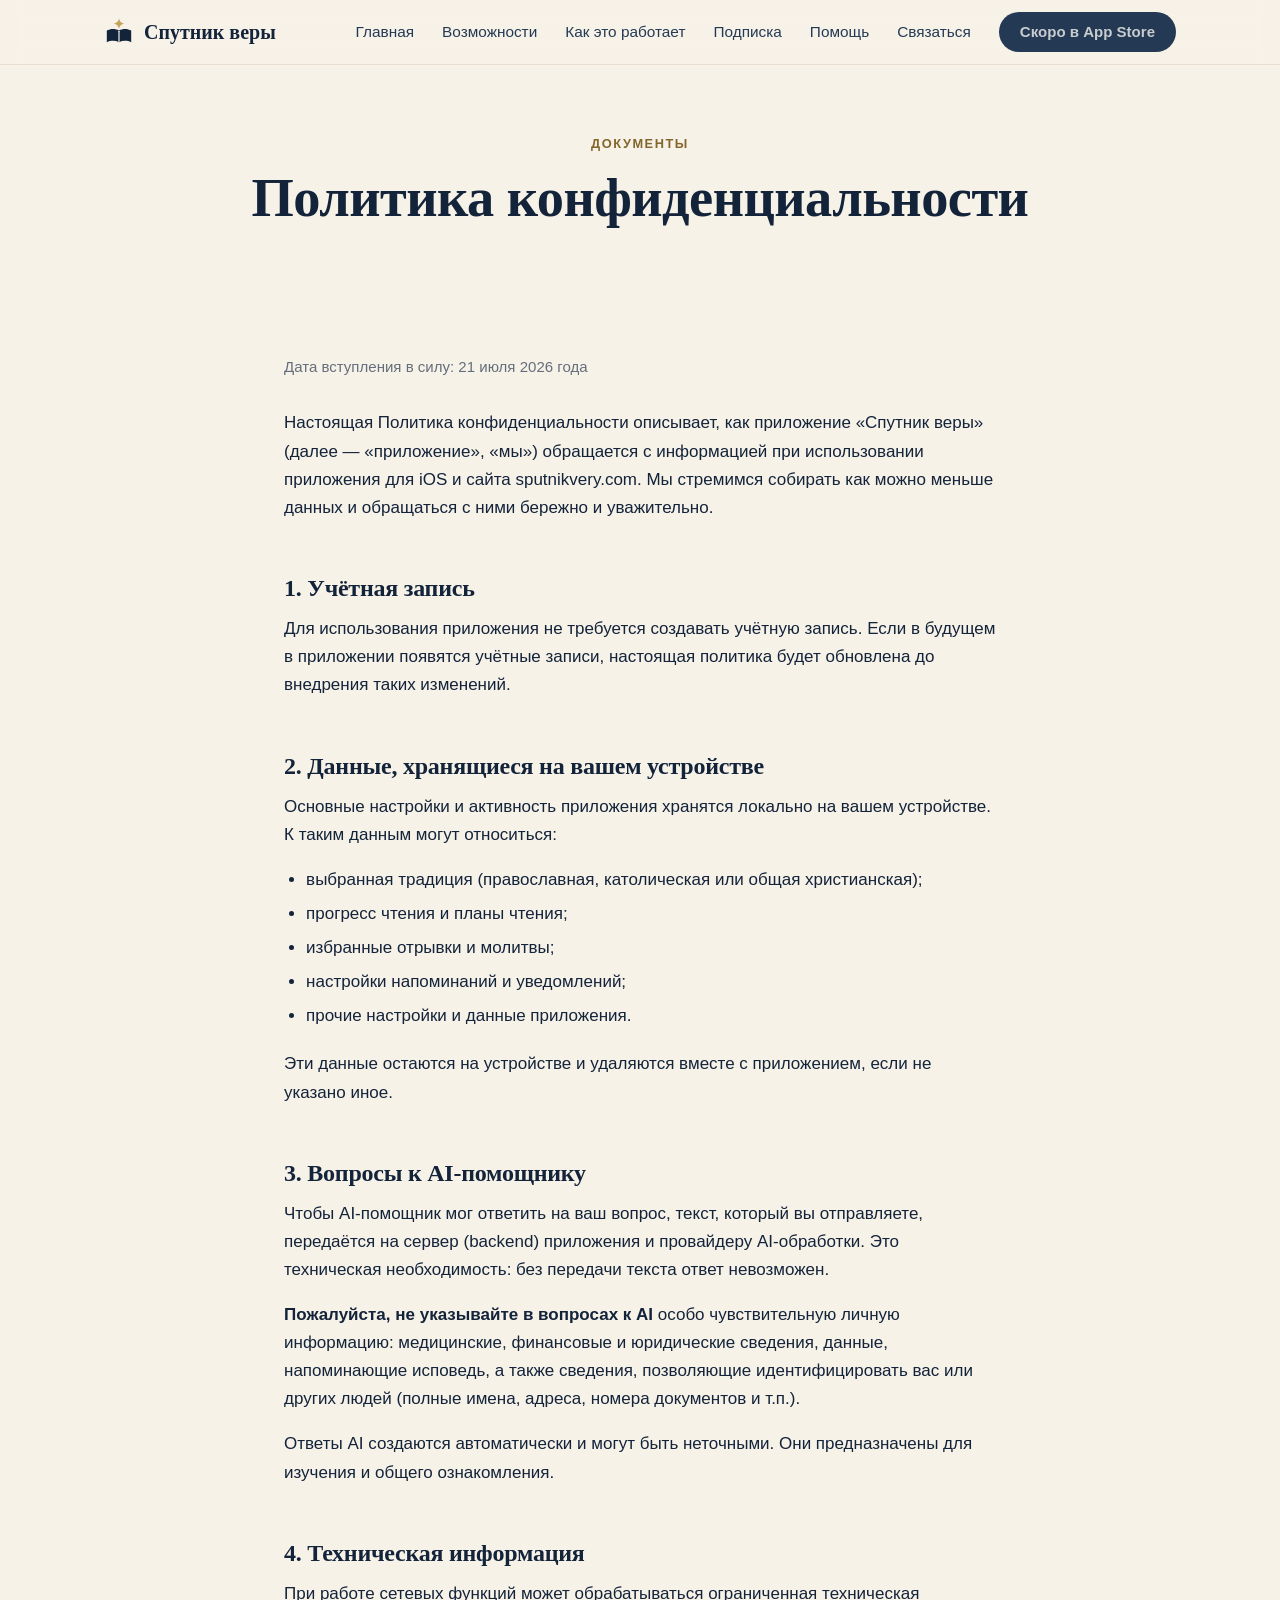
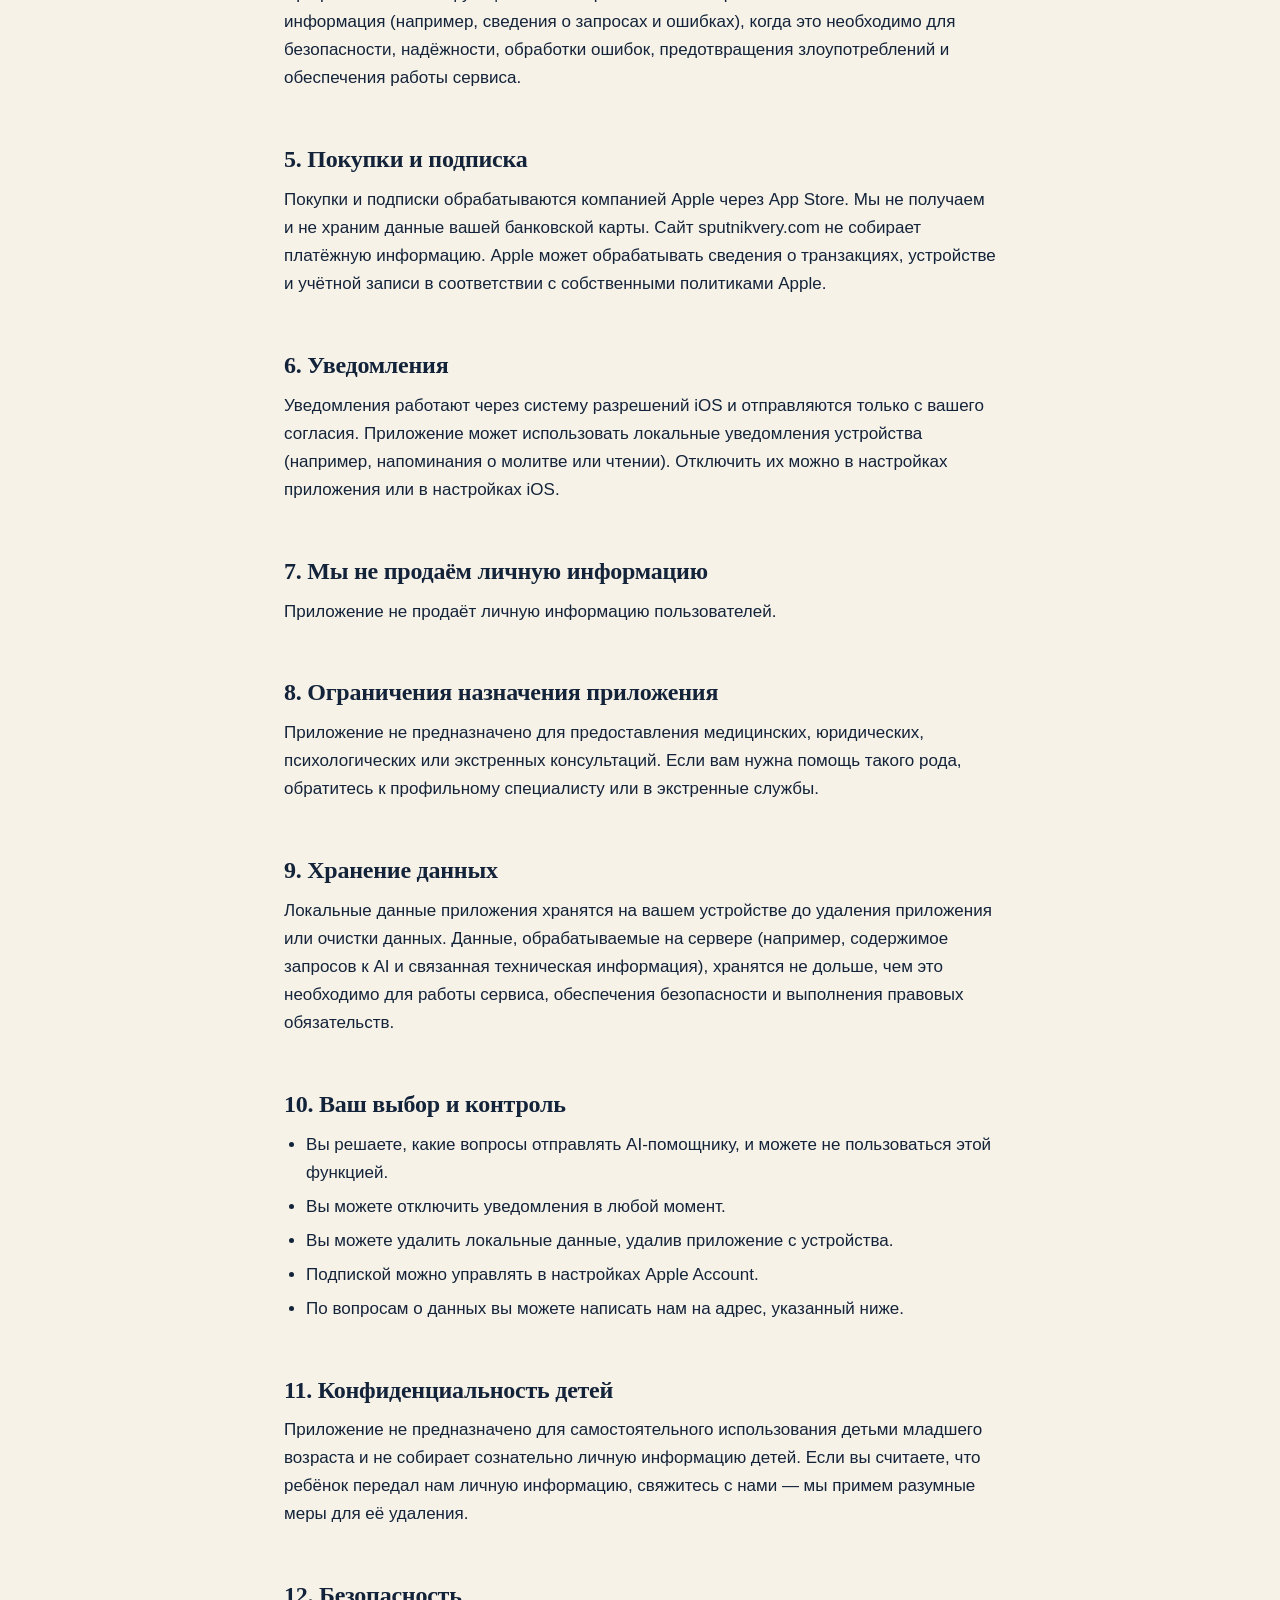
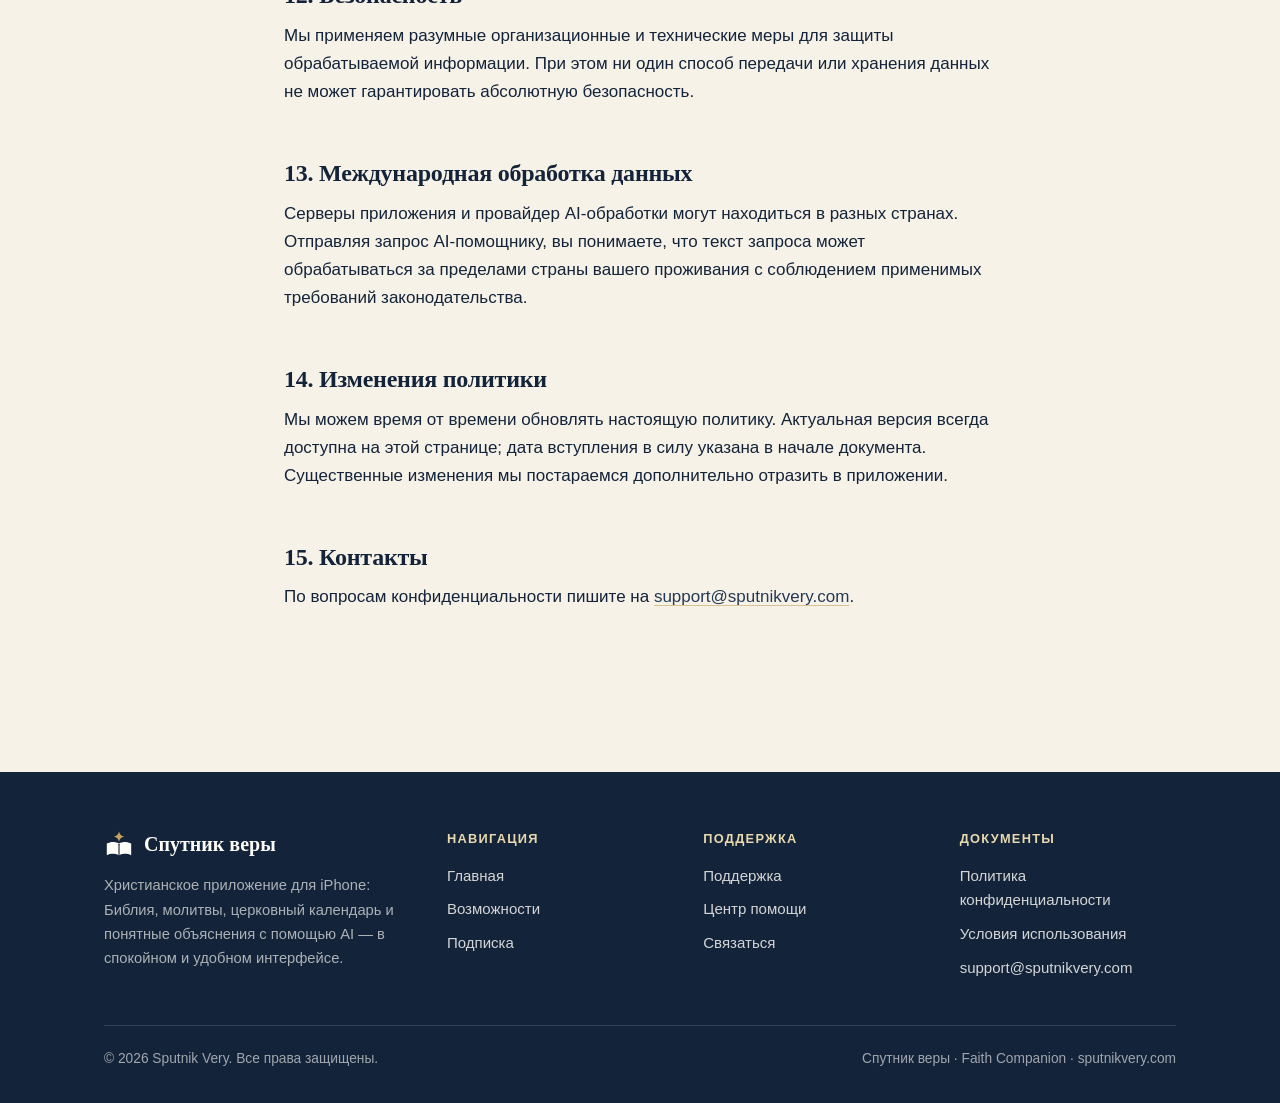
<file: privacy/index.html>
<!DOCTYPE html>
<html lang="ru">
<head>
  <meta charset="utf-8">
  <meta name="viewport" content="width=device-width, initial-scale=1">
  <title>Политика конфиденциальности — Спутник веры</title>
  <meta name="description" content="Политика конфиденциальности приложения «Спутник веры»: какие данные хранятся на устройстве, как обрабатываются вопросы к AI и как Apple обрабатывает платежи.">
  <link rel="canonical" href="https://sputnikvery.com/privacy/">
  <meta name="theme-color" content="#F7F2E8">

  <meta property="og:type" content="website">
  <meta property="og:site_name" content="Спутник веры">
  <meta property="og:locale" content="ru_RU">
  <meta property="og:title" content="Политика конфиденциальности — Спутник веры">
  <meta property="og:description" content="Как приложение «Спутник веры» обращается с вашими данными.">
  <meta property="og:url" content="https://sputnikvery.com/privacy/">
  <meta property="og:image" content="https://sputnikvery.com/assets/images/og-image.jpg">
  <meta property="og:image:width" content="1200">
  <meta property="og:image:height" content="630">
  <meta property="og:image:alt" content="Приложение «Спутник веры» — экран «Сегодня» со стихом дня">
  <meta name="twitter:card" content="summary_large_image">
  <meta name="twitter:title" content="Политика конфиденциальности — Спутник веры">
  <meta name="twitter:description" content="Как приложение «Спутник веры» обращается с вашими данными.">
  <meta name="twitter:image" content="https://sputnikvery.com/assets/images/og-image.jpg">
  <meta name="twitter:image:alt" content="Приложение «Спутник веры» — экран «Сегодня» со стихом дня">

  <link rel="icon" href="/assets/icons/favicon.svg" type="image/svg+xml">
  <link rel="apple-touch-icon" href="/assets/icons/apple-touch-icon.png">
  <link rel="stylesheet" href="/assets/css/styles.css">

  <!--
    ПРИМЕЧАНИЕ ДЛЯ РАЗРАБОТЧИКА (не отображается пользователям):
    Перед публикацией эту политику необходимо проверить и привести в точное
    соответствие с фактической реализацией приложения и реально используемыми
    сторонними сервисами (backend, провайдер AI-обработки, аналитика, если
    появится, и т.д.). При изменении функциональности приложения обновляйте
    политику и дату вступления в силу. При необходимости проконсультируйтесь
    с юристом.
  -->
</head>
<body>
  <a class="skip-link" href="#main">Перейти к содержанию</a>

  <header class="site-header">
    <div class="container header-inner">
      <a class="brand" href="/" aria-label="Спутник веры — на главную">
        <svg viewBox="0 0 32 32" aria-hidden="true" focusable="false"><path fill="#C7A35A" d="M16 1.5 Q17 6 21.5 7 Q17 8 16 12.5 Q15 8 10.5 7 Q15 6 16 1.5 Z"/><path fill="#13233A" d="M3 14.5 C7 12.2 12 12.2 16 14.4 C20 12.2 25 12.2 29 14.5 L29 27 C25 24.9 20 24.9 16 26.8 C12 24.9 7 24.9 3 27 Z"/><path fill="none" stroke="#FFFDF8" stroke-width="1.2" stroke-linecap="round" d="M16 15.2 L16 26"/></svg>
        <span>Спутник веры</span>
      </a>
      <nav class="site-nav" id="site-nav" aria-label="Основная навигация">
        <ul>
          <li><a href="/">Главная</a></li>
          <li><a href="/#features">Возможности</a></li>
          <li><a href="/#journey">Как это работает</a></li>
          <li><a href="/#pricing">Подписка</a></li>
          <li><a href="/help/">Помощь</a></li>
          <li><a href="/contact/">Связаться</a></li>
        </ul>
        <a class="btn btn-primary" data-appstore role="link" aria-disabled="true">Скоро в App Store</a>
      </nav>
      <button class="nav-toggle" id="nav-toggle" aria-expanded="false" aria-controls="site-nav" aria-label="Открыть меню">
        <span class="bar"></span>
        <span class="bar"></span>
        <span class="bar"></span>
      </button>
    </div>
  </header>

  <main id="main">
    <div class="page-hero">
      <div class="container">
        <span class="eyebrow">Документы</span>
        <h1>Политика конфиденциальности</h1>
      </div>
    </div>

    <section class="section-tight">
      <div class="container prose">
        <p class="doc-date">Дата вступления в силу: 21 июля 2026 года</p>

        <p>Настоящая Политика конфиденциальности описывает, как приложение «Спутник веры» (далее — «приложение», «мы») обращается с информацией при использовании приложения для iOS и сайта sputnikvery.com. Мы стремимся собирать как можно меньше данных и обращаться с ними бережно и уважительно.</p>

        <h2>1. Учётная запись</h2>
        <p>Для использования приложения не требуется создавать учётную запись. Если в будущем в приложении появятся учётные записи, настоящая политика будет обновлена до внедрения таких изменений.</p>

        <h2>2. Данные, хранящиеся на вашем устройстве</h2>
        <p>Основные настройки и активность приложения хранятся локально на вашем устройстве. К таким данным могут относиться:</p>
        <ul>
          <li>выбранная традиция (православная, католическая или общая христианская);</li>
          <li>прогресс чтения и планы чтения;</li>
          <li>избранные отрывки и молитвы;</li>
          <li>настройки напоминаний и уведомлений;</li>
          <li>прочие настройки и данные приложения.</li>
        </ul>
        <p>Эти данные остаются на устройстве и удаляются вместе с приложением, если не указано иное.</p>

        <h2>3. Вопросы к AI-помощнику</h2>
        <p>Чтобы AI-помощник мог ответить на ваш вопрос, текст, который вы отправляете, передаётся на сервер (backend) приложения и провайдеру AI-обработки. Это техническая необходимость: без передачи текста ответ невозможен.</p>
        <p><strong>Пожалуйста, не указывайте в вопросах к AI</strong> особо чувствительную личную информацию: медицинские, финансовые и юридические сведения, данные, напоминающие исповедь, а также сведения, позволяющие идентифицировать вас или других людей (полные имена, адреса, номера документов и т.п.).</p>
        <p>Ответы AI создаются автоматически и могут быть неточными. Они предназначены для изучения и общего ознакомления.</p>

        <h2>4. Техническая информация</h2>
        <p>При работе сетевых функций может обрабатываться ограниченная техническая информация (например, сведения о запросах и ошибках), когда это необходимо для безопасности, надёжности, обработки ошибок, предотвращения злоупотреблений и обеспечения работы сервиса.</p>

        <h2>5. Покупки и подписка</h2>
        <p>Покупки и подписки обрабатываются компанией Apple через App&nbsp;Store. Мы не получаем и не храним данные вашей банковской карты. Сайт sputnikvery.com не собирает платёжную информацию. Apple может обрабатывать сведения о транзакциях, устройстве и учётной записи в соответствии с собственными политиками Apple.</p>

        <h2>6. Уведомления</h2>
        <p>Уведомления работают через систему разрешений iOS и отправляются только с вашего согласия. Приложение может использовать локальные уведомления устройства (например, напоминания о молитве или чтении). Отключить их можно в настройках приложения или в настройках iOS.</p>

        <h2>7. Мы не продаём личную информацию</h2>
        <p>Приложение не продаёт личную информацию пользователей.</p>

        <h2>8. Ограничения назначения приложения</h2>
        <p>Приложение не предназначено для предоставления медицинских, юридических, психологических или экстренных консультаций. Если вам нужна помощь такого рода, обратитесь к профильному специалисту или в экстренные службы.</p>

        <h2>9. Хранение данных</h2>
        <p>Локальные данные приложения хранятся на вашем устройстве до удаления приложения или очистки данных. Данные, обрабатываемые на сервере (например, содержимое запросов к AI и связанная техническая информация), хранятся не дольше, чем это необходимо для работы сервиса, обеспечения безопасности и выполнения правовых обязательств.</p>

        <h2>10. Ваш выбор и контроль</h2>
        <ul>
          <li>Вы решаете, какие вопросы отправлять AI-помощнику, и можете не пользоваться этой функцией.</li>
          <li>Вы можете отключить уведомления в любой момент.</li>
          <li>Вы можете удалить локальные данные, удалив приложение с устройства.</li>
          <li>Подпиской можно управлять в настройках Apple&nbsp;Account.</li>
          <li>По вопросам о данных вы можете написать нам на адрес, указанный ниже.</li>
        </ul>

        <h2>11. Конфиденциальность детей</h2>
        <p>Приложение не предназначено для самостоятельного использования детьми младшего возраста и не собирает сознательно личную информацию детей. Если вы считаете, что ребёнок передал нам личную информацию, свяжитесь с нами — мы примем разумные меры для её удаления.</p>

        <h2>12. Безопасность</h2>
        <p>Мы применяем разумные организационные и технические меры для защиты обрабатываемой информации. При этом ни один способ передачи или хранения данных не может гарантировать абсолютную безопасность.</p>

        <h2>13. Международная обработка данных</h2>
        <p>Серверы приложения и провайдер AI-обработки могут находиться в разных странах. Отправляя запрос AI-помощнику, вы понимаете, что текст запроса может обрабатываться за пределами страны вашего проживания с соблюдением применимых требований законодательства.</p>

        <h2>14. Изменения политики</h2>
        <p>Мы можем время от времени обновлять настоящую политику. Актуальная версия всегда доступна на этой странице; дата вступления в силу указана в начале документа. Существенные изменения мы постараемся дополнительно отразить в приложении.</p>

        <h2>15. Контакты</h2>
        <p>По вопросам конфиденциальности пишите на <a href="mailto:support@sputnikvery.com?subject=%D0%92%D0%BE%D0%BF%D1%80%D0%BE%D1%81%20%D0%BE%20%D0%BA%D0%BE%D0%BD%D1%84%D0%B8%D0%B4%D0%B5%D0%BD%D1%86%D0%B8%D0%B0%D0%BB%D1%8C%D0%BD%D0%BE%D1%81%D1%82%D0%B8%20%E2%80%94%20%D0%A1%D0%BF%D1%83%D1%82%D0%BD%D0%B8%D0%BA%20%D0%B2%D0%B5%D1%80%D1%8B" data-support-email>support@sputnikvery.com</a>.</p>
      </div>
    </section>
  </main>

  <footer class="site-footer">
    <div class="container">
      <div class="footer-grid">
        <div class="footer-brand">
          <a class="brand" href="/" aria-label="Спутник веры — на главную">
            <svg viewBox="0 0 32 32" aria-hidden="true" focusable="false"><path fill="#C7A35A" d="M16 1.5 Q17 6 21.5 7 Q17 8 16 12.5 Q15 8 10.5 7 Q15 6 16 1.5 Z"/><path fill="#FFFDF8" d="M3 14.5 C7 12.2 12 12.2 16 14.4 C20 12.2 25 12.2 29 14.5 L29 27 C25 24.9 20 24.9 16 26.8 C12 24.9 7 24.9 3 27 Z"/><path fill="none" stroke="#13233A" stroke-width="1.2" stroke-linecap="round" d="M16 15.2 L16 26"/></svg>
            <span>Спутник веры</span>
          </a>
          <p>Христианское приложение для iPhone: Библия, молитвы, церковный календарь и понятные объяснения с помощью AI — в спокойном и удобном интерфейсе.</p>
        </div>

        <nav aria-label="Навигация по сайту">
          <p class="footer-title">Навигация</p>
          <ul>
            <li><a href="/">Главная</a></li>
            <li><a href="/#features">Возможности</a></li>
            <li><a href="/#pricing">Подписка</a></li>
          </ul>
        </nav>

        <nav aria-label="Поддержка">
          <p class="footer-title">Поддержка</p>
          <ul>
            <li><a href="/support/">Поддержка</a></li>
            <li><a href="/help/">Центр помощи</a></li>
            <li><a href="/contact/">Связаться</a></li>
          </ul>
        </nav>

        <nav aria-label="Документы">
          <p class="footer-title">Документы</p>
          <ul>
            <li><a href="/privacy/" aria-current="page">Политика конфиденциальности</a></li>
            <li><a href="/terms/">Условия использования</a></li>
            <li><a href="mailto:support@sputnikvery.com" data-support-email>support@sputnikvery.com</a></li>
          </ul>
        </nav>
      </div>

      <div class="footer-bottom">
        <span>© <span data-year>2026</span> Sputnik Very. Все права защищены.</span>
        <span>Спутник веры · Faith Companion · sputnikvery.com</span>
      </div>
    </div>
  </footer>

  <script src="/assets/js/main.js"></script>
</body>
</html>
</file>
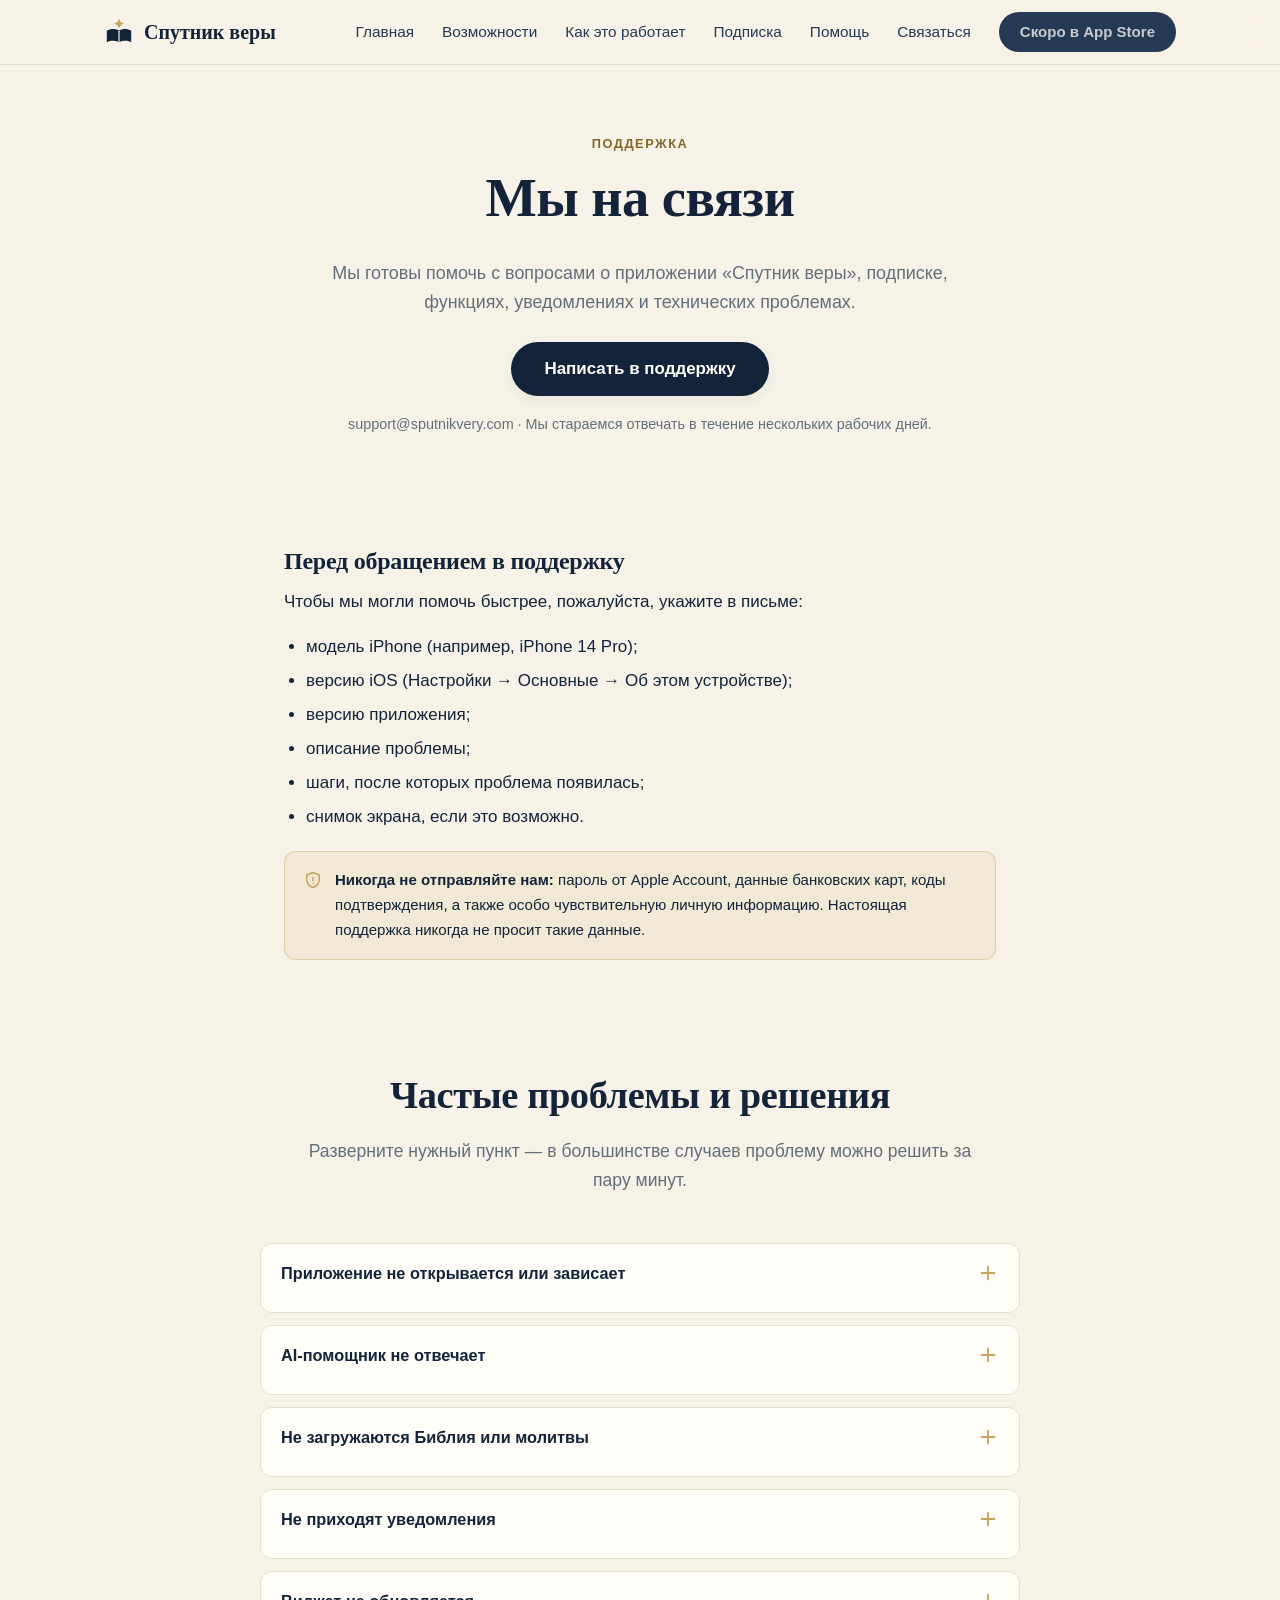
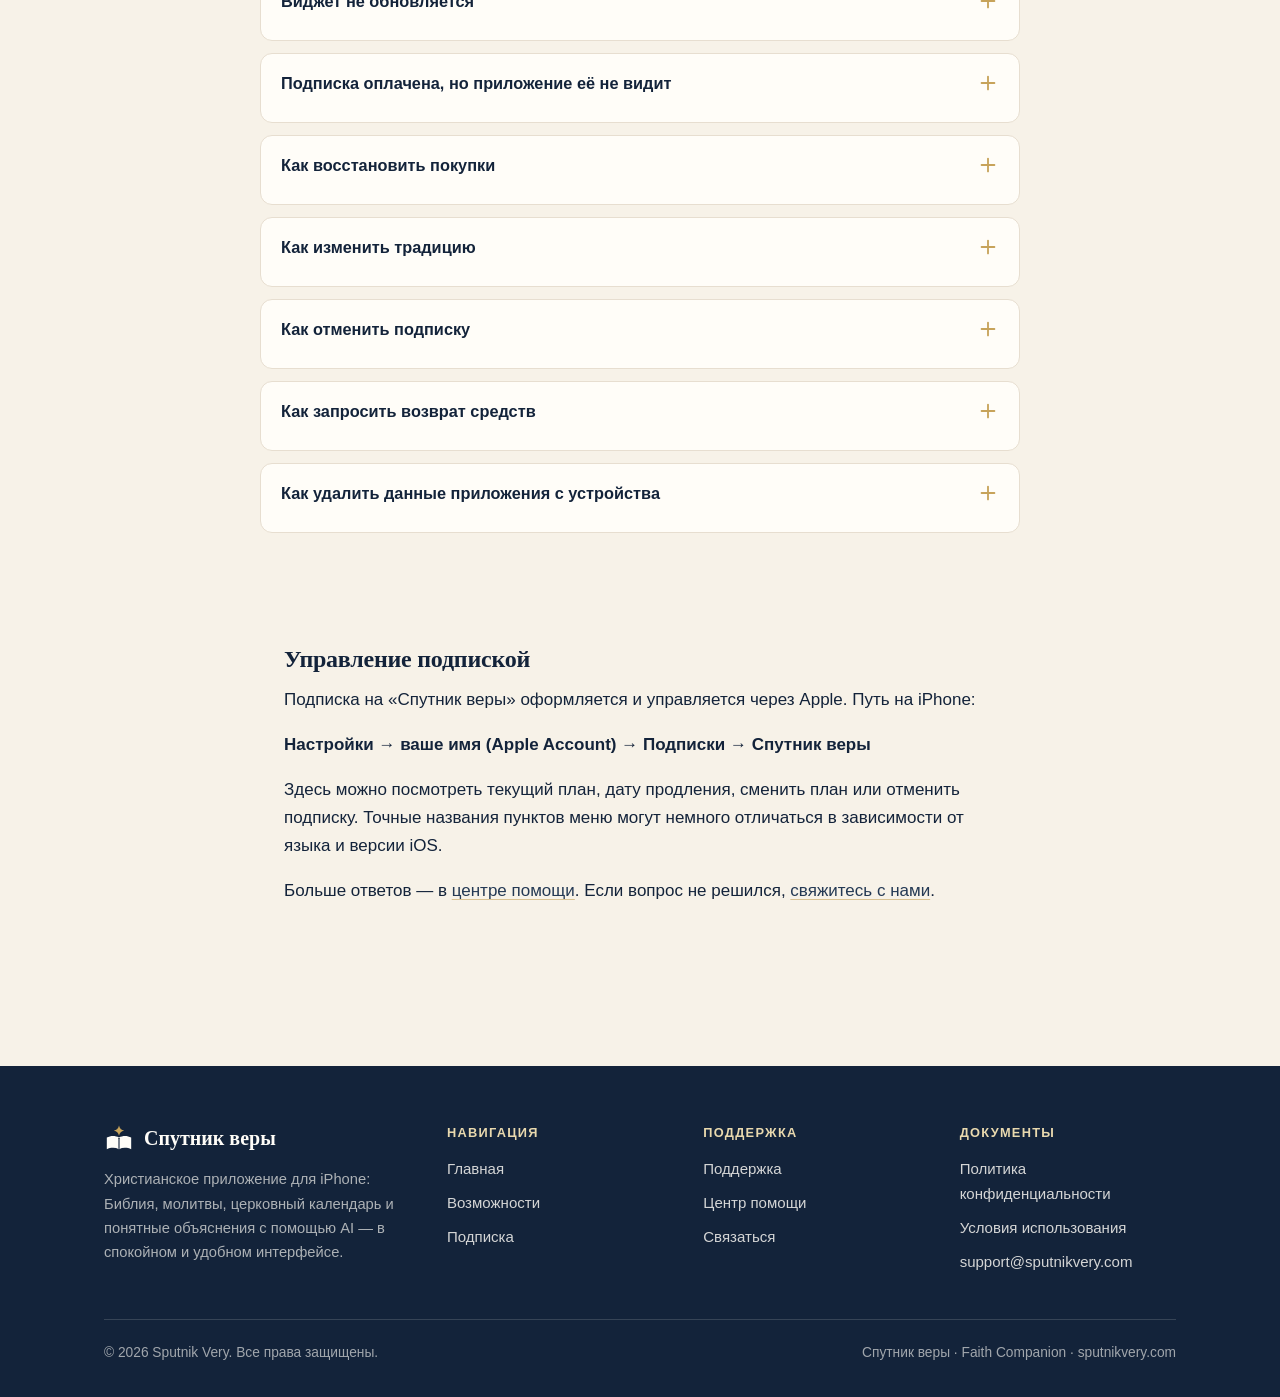
<file: support/index.html>
<!DOCTYPE html>
<html lang="ru">
<head>
  <meta charset="utf-8">
  <meta name="viewport" content="width=device-width, initial-scale=1">
  <title>Поддержка — Спутник веры</title>
  <meta name="description" content="Поддержка приложения «Спутник веры»: помощь с подпиской, AI-помощником, уведомлениями, виджетом и техническими проблемами. Напишите нам — мы поможем.">
  <link rel="canonical" href="https://sputnikvery.com/support/">
  <meta name="theme-color" content="#F7F2E8">

  <meta property="og:type" content="website">
  <meta property="og:site_name" content="Спутник веры">
  <meta property="og:locale" content="ru_RU">
  <meta property="og:title" content="Поддержка — Спутник веры">
  <meta property="og:description" content="Помощь с приложением «Спутник веры»: подписка, функции, уведомления и технические проблемы.">
  <meta property="og:url" content="https://sputnikvery.com/support/">
  <meta property="og:image" content="https://sputnikvery.com/assets/images/og-image.jpg">
  <meta property="og:image:width" content="1200">
  <meta property="og:image:height" content="630">
  <meta property="og:image:alt" content="Приложение «Спутник веры» — экран «Сегодня» со стихом дня">
  <meta name="twitter:card" content="summary_large_image">
  <meta name="twitter:title" content="Поддержка — Спутник веры">
  <meta name="twitter:description" content="Помощь с приложением «Спутник веры»: подписка, функции, уведомления и технические проблемы.">
  <meta name="twitter:image" content="https://sputnikvery.com/assets/images/og-image.jpg">
  <meta name="twitter:image:alt" content="Приложение «Спутник веры» — экран «Сегодня» со стихом дня">

  <link rel="icon" href="/assets/icons/favicon.svg" type="image/svg+xml">
  <link rel="apple-touch-icon" href="/assets/icons/apple-touch-icon.png">
  <link rel="stylesheet" href="/assets/css/styles.css">
</head>
<body>
  <a class="skip-link" href="#main">Перейти к содержанию</a>

  <header class="site-header">
    <div class="container header-inner">
      <a class="brand" href="/" aria-label="Спутник веры — на главную">
        <svg viewBox="0 0 32 32" aria-hidden="true" focusable="false"><path fill="#C7A35A" d="M16 1.5 Q17 6 21.5 7 Q17 8 16 12.5 Q15 8 10.5 7 Q15 6 16 1.5 Z"/><path fill="#13233A" d="M3 14.5 C7 12.2 12 12.2 16 14.4 C20 12.2 25 12.2 29 14.5 L29 27 C25 24.9 20 24.9 16 26.8 C12 24.9 7 24.9 3 27 Z"/><path fill="none" stroke="#FFFDF8" stroke-width="1.2" stroke-linecap="round" d="M16 15.2 L16 26"/></svg>
        <span>Спутник веры</span>
      </a>
      <nav class="site-nav" id="site-nav" aria-label="Основная навигация">
        <ul>
          <li><a href="/">Главная</a></li>
          <li><a href="/#features">Возможности</a></li>
          <li><a href="/#journey">Как это работает</a></li>
          <li><a href="/#pricing">Подписка</a></li>
          <li><a href="/help/">Помощь</a></li>
          <li><a href="/contact/">Связаться</a></li>
        </ul>
        <a class="btn btn-primary" data-appstore role="link" aria-disabled="true">Скоро в App Store</a>
      </nav>
      <button class="nav-toggle" id="nav-toggle" aria-expanded="false" aria-controls="site-nav" aria-label="Открыть меню">
        <span class="bar"></span>
        <span class="bar"></span>
        <span class="bar"></span>
      </button>
    </div>
  </header>

  <main id="main">
    <div class="page-hero">
      <div class="container">
        <span class="eyebrow">Поддержка</span>
        <h1>Мы на связи</h1>
        <p class="lead">Мы готовы помочь с вопросами о приложении «Спутник веры», подписке, функциях, уведомлениях и технических проблемах.</p>
        <p style="margin-top: 24px;">
          <a class="btn btn-primary btn-lg" href="mailto:support@sputnikvery.com?subject=%D0%9F%D0%BE%D0%B4%D0%B4%D0%B5%D1%80%D0%B6%D0%BA%D0%B0%20%D0%BF%D1%80%D0%B8%D0%BB%D0%BE%D0%B6%D0%B5%D0%BD%D0%B8%D1%8F%20%D0%A1%D0%BF%D1%83%D1%82%D0%BD%D0%B8%D0%BA%20%D0%B2%D0%B5%D1%80%D1%8B">Написать в поддержку</a>
        </p>
        <p class="muted small">support@sputnikvery.com · Мы стараемся отвечать в течение нескольких рабочих дней.</p>
      </div>
    </div>

    <section class="section-tight">
      <div class="container prose">
        <h2>Перед обращением в поддержку</h2>
        <p>Чтобы мы могли помочь быстрее, пожалуйста, укажите в письме:</p>
        <ul>
          <li>модель iPhone (например, iPhone 14 Pro);</li>
          <li>версию iOS (Настройки → Основные → Об этом устройстве);</li>
          <li>версию приложения;</li>
          <li>описание проблемы;</li>
          <li>шаги, после которых проблема появилась;</li>
          <li>снимок экрана, если это возможно.</li>
        </ul>

        <div class="warning-box" role="note">
          <svg viewBox="0 0 24 24" fill="none" stroke="currentColor" stroke-width="1.8" stroke-linecap="round" stroke-linejoin="round" aria-hidden="true"><path d="M12 3 4.5 6v5c0 4.7 3.2 8.3 7.5 10 4.3-1.7 7.5-5.3 7.5-10V6Z"/><path d="M12 9v4M12 16.5h.01"/></svg>
          <p><strong>Никогда не отправляйте нам:</strong> пароль от Apple&nbsp;Account, данные банковских карт, коды подтверждения, а также особо чувствительную личную информацию. Настоящая поддержка никогда не просит такие данные.</p>
        </div>
      </div>
    </section>

    <section class="section-tight">
      <div class="container">
        <div class="section-head">
          <h2>Частые проблемы и решения</h2>
          <p>Разверните нужный пункт — в большинстве случаев проблему можно решить за пару минут.</p>
        </div>

        <div class="accordion issues">
          <div class="accordion-item">
            <h3><button class="accordion-trigger" aria-expanded="false" aria-controls="sup-1">Приложение не открывается или зависает<svg class="acc-icon" viewBox="0 0 24 24" fill="none" stroke="currentColor" stroke-width="2" stroke-linecap="round" aria-hidden="true"><path d="M12 5v14M5 12h14"/></svg></button></h3>
            <div class="accordion-panel" id="sup-1" hidden>
              <ol>
                <li>Полностью закройте приложение (смахните его вверх в переключателе приложений) и откройте снова.</li>
                <li>Перезагрузите iPhone.</li>
                <li>Проверьте в App&nbsp;Store, доступно ли обновление приложения, и установите его.</li>
                <li>Убедитесь, что установлена поддерживаемая версия iOS.</li>
              </ol>
              <p>Если проблема сохраняется, напишите нам и укажите модель iPhone, версию iOS и что происходит при запуске.</p>
            </div>
          </div>

          <div class="accordion-item">
            <h3><button class="accordion-trigger" aria-expanded="false" aria-controls="sup-2">AI-помощник не отвечает<svg class="acc-icon" viewBox="0 0 24 24" fill="none" stroke="currentColor" stroke-width="2" stroke-linecap="round" aria-hidden="true"><path d="M12 5v14M5 12h14"/></svg></button></h3>
            <div class="accordion-panel" id="sup-2" hidden>
              <ol>
                <li>Проверьте подключение к интернету — для работы AI оно обязательно.</li>
                <li>Попробуйте отправить вопрос ещё раз через минуту: возможна кратковременная нагрузка на сервис.</li>
                <li>Закройте и снова откройте приложение.</li>
              </ol>
              <p>Если AI по-прежнему не отвечает, сообщите нам примерное время проблемы и текст вопроса (без личных данных).</p>
            </div>
          </div>

          <div class="accordion-item">
            <h3><button class="accordion-trigger" aria-expanded="false" aria-controls="sup-3">Не загружаются Библия или молитвы<svg class="acc-icon" viewBox="0 0 24 24" fill="none" stroke="currentColor" stroke-width="2" stroke-linecap="round" aria-hidden="true"><path d="M12 5v14M5 12h14"/></svg></button></h3>
            <div class="accordion-panel" id="sup-3" hidden>
              <ol>
                <li>Проверьте подключение к интернету: часть содержимого загружается из сети.</li>
                <li>Потяните экран вниз, чтобы обновить раздел, или откройте его повторно.</li>
                <li>Перезапустите приложение.</li>
              </ol>
              <p>Если конкретный раздел не открывается постоянно, напишите нам его название — мы проверим.</p>
            </div>
          </div>

          <div class="accordion-item">
            <h3><button class="accordion-trigger" aria-expanded="false" aria-controls="sup-4">Не приходят уведомления<svg class="acc-icon" viewBox="0 0 24 24" fill="none" stroke="currentColor" stroke-width="2" stroke-linecap="round" aria-hidden="true"><path d="M12 5v14M5 12h14"/></svg></button></h3>
            <div class="accordion-panel" id="sup-4" hidden>
              <ol>
                <li>Откройте Настройки iPhone → Уведомления → «Спутник веры» и убедитесь, что уведомления разрешены.</li>
                <li>Проверьте, что напоминания включены в настройках самого приложения.</li>
                <li>Убедитесь, что уведомления не скрыты режимом «Не беспокоить» или Фокусированием.</li>
              </ol>
            </div>
          </div>

          <div class="accordion-item">
            <h3><button class="accordion-trigger" aria-expanded="false" aria-controls="sup-5">Виджет не обновляется<svg class="acc-icon" viewBox="0 0 24 24" fill="none" stroke="currentColor" stroke-width="2" stroke-linecap="round" aria-hidden="true"><path d="M12 5v14M5 12h14"/></svg></button></h3>
            <div class="accordion-panel" id="sup-5" hidden>
              <p>iOS обновляет виджеты по собственному расписанию, экономя заряд батареи, поэтому содержимое может меняться с задержкой — это нормальное поведение системы. Что можно сделать:</p>
              <ol>
                <li>Откройте приложение — после этого виджет обычно обновляется быстрее.</li>
                <li>Удалите виджет с экрана «Домой» и добавьте его заново.</li>
                <li>Перезагрузите iPhone.</li>
              </ol>
            </div>
          </div>

          <div class="accordion-item">
            <h3><button class="accordion-trigger" aria-expanded="false" aria-controls="sup-6">Подписка оплачена, но приложение её не видит<svg class="acc-icon" viewBox="0 0 24 24" fill="none" stroke="currentColor" stroke-width="2" stroke-linecap="round" aria-hidden="true"><path d="M12 5v14M5 12h14"/></svg></button></h3>
            <div class="accordion-panel" id="sup-6" hidden>
              <ol>
                <li>Убедитесь, что вы вошли в тот же Apple&nbsp;Account, с которого оформляли подписку.</li>
                <li>В приложении найдите и нажмите «Восстановить покупки».</li>
                <li>Проверьте статус подписки: Настройки iPhone → ваше имя → Подписки.</li>
                <li>Перезапустите приложение после восстановления.</li>
              </ol>
              <p>Если подписка активна в настройках Apple&nbsp;Account, но приложение её не видит, напишите нам.</p>
            </div>
          </div>

          <div class="accordion-item">
            <h3><button class="accordion-trigger" aria-expanded="false" aria-controls="sup-7">Как восстановить покупки<svg class="acc-icon" viewBox="0 0 24 24" fill="none" stroke="currentColor" stroke-width="2" stroke-linecap="round" aria-hidden="true"><path d="M12 5v14M5 12h14"/></svg></button></h3>
            <div class="accordion-panel" id="sup-7" hidden>
              <p>Функция «Восстановить покупки» находится в настройках приложения (или на экране подписки). Нажмите её, находясь в том же Apple&nbsp;Account, с которого была оформлена подписка, — доступ восстановится без повторной оплаты.</p>
            </div>
          </div>

          <div class="accordion-item">
            <h3><button class="accordion-trigger" aria-expanded="false" aria-controls="sup-8">Как изменить традицию<svg class="acc-icon" viewBox="0 0 24 24" fill="none" stroke="currentColor" stroke-width="2" stroke-linecap="round" aria-hidden="true"><path d="M12 5v14M5 12h14"/></svg></button></h3>
            <div class="accordion-panel" id="sup-8" hidden>
              <p>Откройте настройки приложения и выберите пункт, связанный с традицией (Православная, Католическая или Общая христианская). Молитвы, календарь и материалы обновятся автоматически.</p>
            </div>
          </div>

          <div class="accordion-item">
            <h3><button class="accordion-trigger" aria-expanded="false" aria-controls="sup-9">Как отменить подписку<svg class="acc-icon" viewBox="0 0 24 24" fill="none" stroke="currentColor" stroke-width="2" stroke-linecap="round" aria-hidden="true"><path d="M12 5v14M5 12h14"/></svg></button></h3>
            <div class="accordion-panel" id="sup-9" hidden>
              <ol>
                <li>Откройте Настройки iPhone.</li>
                <li>Нажмите на своё имя (Apple&nbsp;Account) вверху.</li>
                <li>Выберите «Подписки».</li>
                <li>Найдите «Спутник веры» и нажмите «Отменить подписку».</li>
              </ol>
              <p>Точные названия пунктов могут немного отличаться в зависимости от версии и языка iOS. После отмены доступ сохраняется до конца оплаченного периода. Удаление приложения подписку не отменяет.</p>
            </div>
          </div>

          <div class="accordion-item">
            <h3><button class="accordion-trigger" aria-expanded="false" aria-controls="sup-10">Как запросить возврат средств<svg class="acc-icon" viewBox="0 0 24 24" fill="none" stroke="currentColor" stroke-width="2" stroke-linecap="round" aria-hidden="true"><path d="M12 5v14M5 12h14"/></svg></button></h3>
            <div class="accordion-panel" id="sup-10" hidden>
              <p>Оплата подписки проходит через Apple, поэтому возвраты рассматривает Apple по своим правилам. Запросить возврат можно на официальной странице Apple: <a href="https://reportaproblem.apple.com" target="_blank" rel="noopener noreferrer">reportaproblem.apple.com</a> — войдите со своим Apple&nbsp;Account и выберите нужную покупку. Мы, к сожалению, не можем оформить возврат напрямую.</p>
            </div>
          </div>

          <div class="accordion-item">
            <h3><button class="accordion-trigger" aria-expanded="false" aria-controls="sup-11">Как удалить данные приложения с устройства<svg class="acc-icon" viewBox="0 0 24 24" fill="none" stroke="currentColor" stroke-width="2" stroke-linecap="round" aria-hidden="true"><path d="M12 5v14M5 12h14"/></svg></button></h3>
            <div class="accordion-panel" id="sup-11" hidden>
              <p>Настройки, закладки, прогресс чтения и другие данные приложения хранятся локально на устройстве. Чтобы удалить их, удалите само приложение: нажмите и удерживайте иконку → «Удалить приложение». Обратите внимание: удаление приложения не отменяет подписку — её нужно отменить отдельно в настройках Apple&nbsp;Account.</p>
            </div>
          </div>
        </div>
      </div>
    </section>

    <section class="section-tight">
      <div class="container prose">
        <h2>Управление подпиской</h2>
        <p>Подписка на «Спутник веры» оформляется и управляется через Apple. Путь на iPhone:</p>
        <p><strong>Настройки → ваше имя (Apple&nbsp;Account) → Подписки → Спутник веры</strong></p>
        <p>Здесь можно посмотреть текущий план, дату продления, сменить план или отменить подписку. Точные названия пунктов меню могут немного отличаться в зависимости от языка и версии iOS.</p>
        <p>Больше ответов — в <a href="/help/">центре помощи</a>. Если вопрос не решился, <a href="/contact/">свяжитесь с нами</a>.</p>
      </div>
    </section>
  </main>

  <footer class="site-footer">
    <div class="container">
      <div class="footer-grid">
        <div class="footer-brand">
          <a class="brand" href="/" aria-label="Спутник веры — на главную">
            <svg viewBox="0 0 32 32" aria-hidden="true" focusable="false"><path fill="#C7A35A" d="M16 1.5 Q17 6 21.5 7 Q17 8 16 12.5 Q15 8 10.5 7 Q15 6 16 1.5 Z"/><path fill="#FFFDF8" d="M3 14.5 C7 12.2 12 12.2 16 14.4 C20 12.2 25 12.2 29 14.5 L29 27 C25 24.9 20 24.9 16 26.8 C12 24.9 7 24.9 3 27 Z"/><path fill="none" stroke="#13233A" stroke-width="1.2" stroke-linecap="round" d="M16 15.2 L16 26"/></svg>
            <span>Спутник веры</span>
          </a>
          <p>Христианское приложение для iPhone: Библия, молитвы, церковный календарь и понятные объяснения с помощью AI — в спокойном и удобном интерфейсе.</p>
        </div>

        <nav aria-label="Навигация по сайту">
          <p class="footer-title">Навигация</p>
          <ul>
            <li><a href="/">Главная</a></li>
            <li><a href="/#features">Возможности</a></li>
            <li><a href="/#pricing">Подписка</a></li>
          </ul>
        </nav>

        <nav aria-label="Поддержка">
          <p class="footer-title">Поддержка</p>
          <ul>
            <li><a href="/support/" aria-current="page">Поддержка</a></li>
            <li><a href="/help/">Центр помощи</a></li>
            <li><a href="/contact/">Связаться</a></li>
          </ul>
        </nav>

        <nav aria-label="Документы">
          <p class="footer-title">Документы</p>
          <ul>
            <li><a href="/privacy/">Политика конфиденциальности</a></li>
            <li><a href="/terms/">Условия использования</a></li>
            <li><a href="mailto:support@sputnikvery.com" data-support-email>support@sputnikvery.com</a></li>
          </ul>
        </nav>
      </div>

      <div class="footer-bottom">
        <span>© <span data-year>2026</span> Sputnik Very. Все права защищены.</span>
        <span>Спутник веры · Faith Companion · sputnikvery.com</span>
      </div>
    </div>
  </footer>

  <script src="/assets/js/main.js"></script>
</body>
</html>
</file>
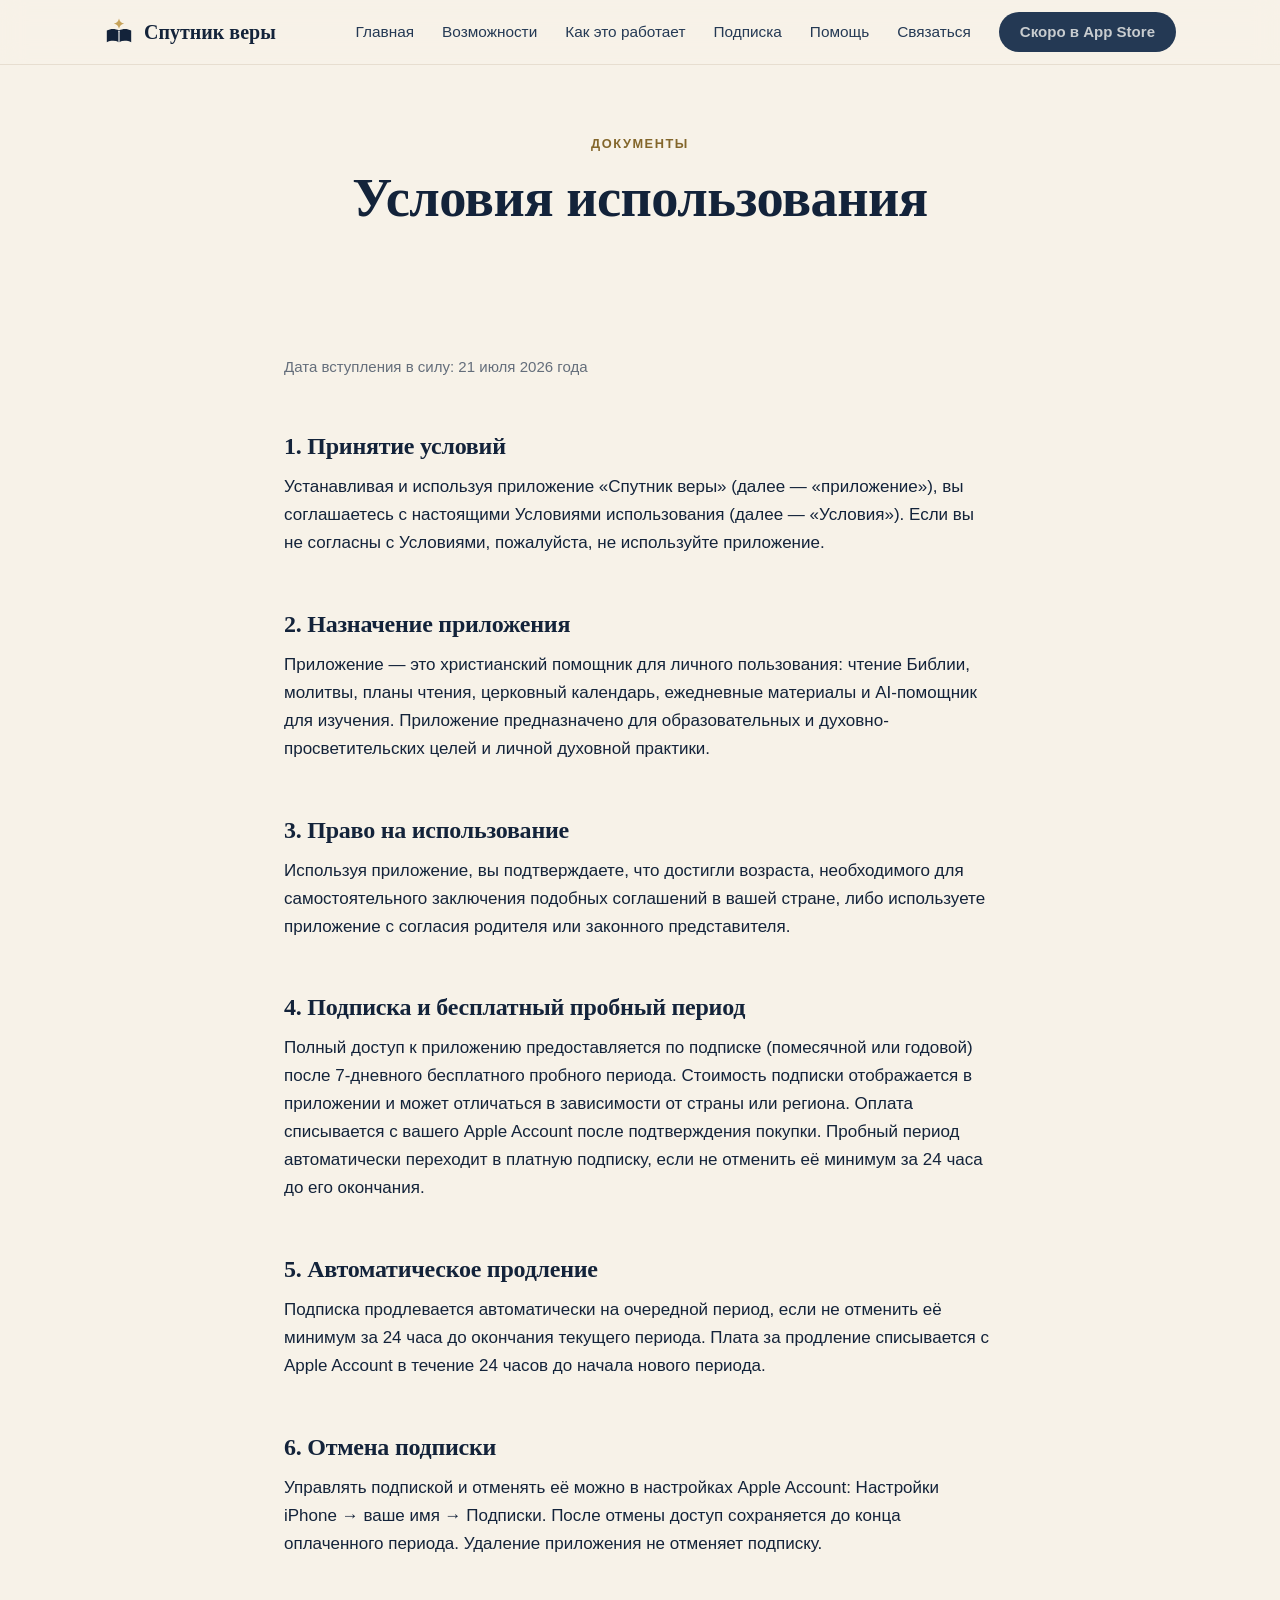
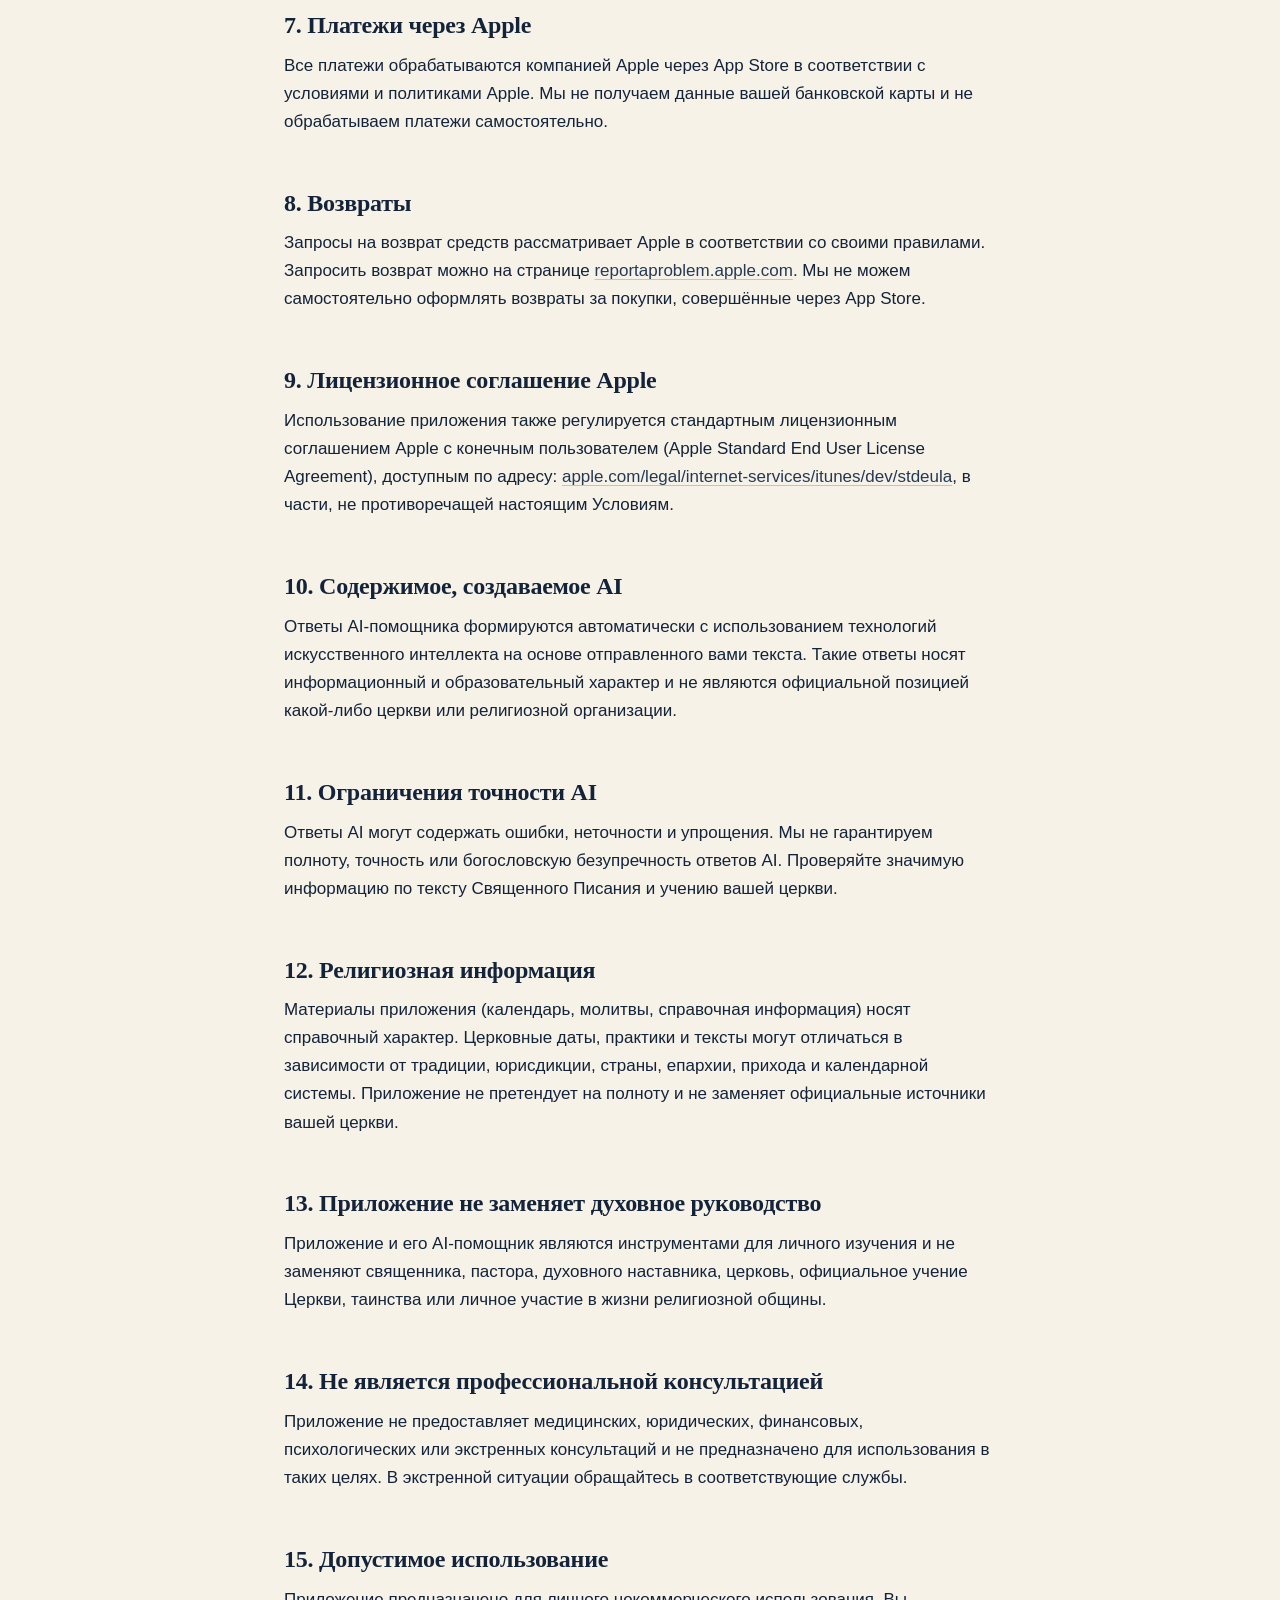
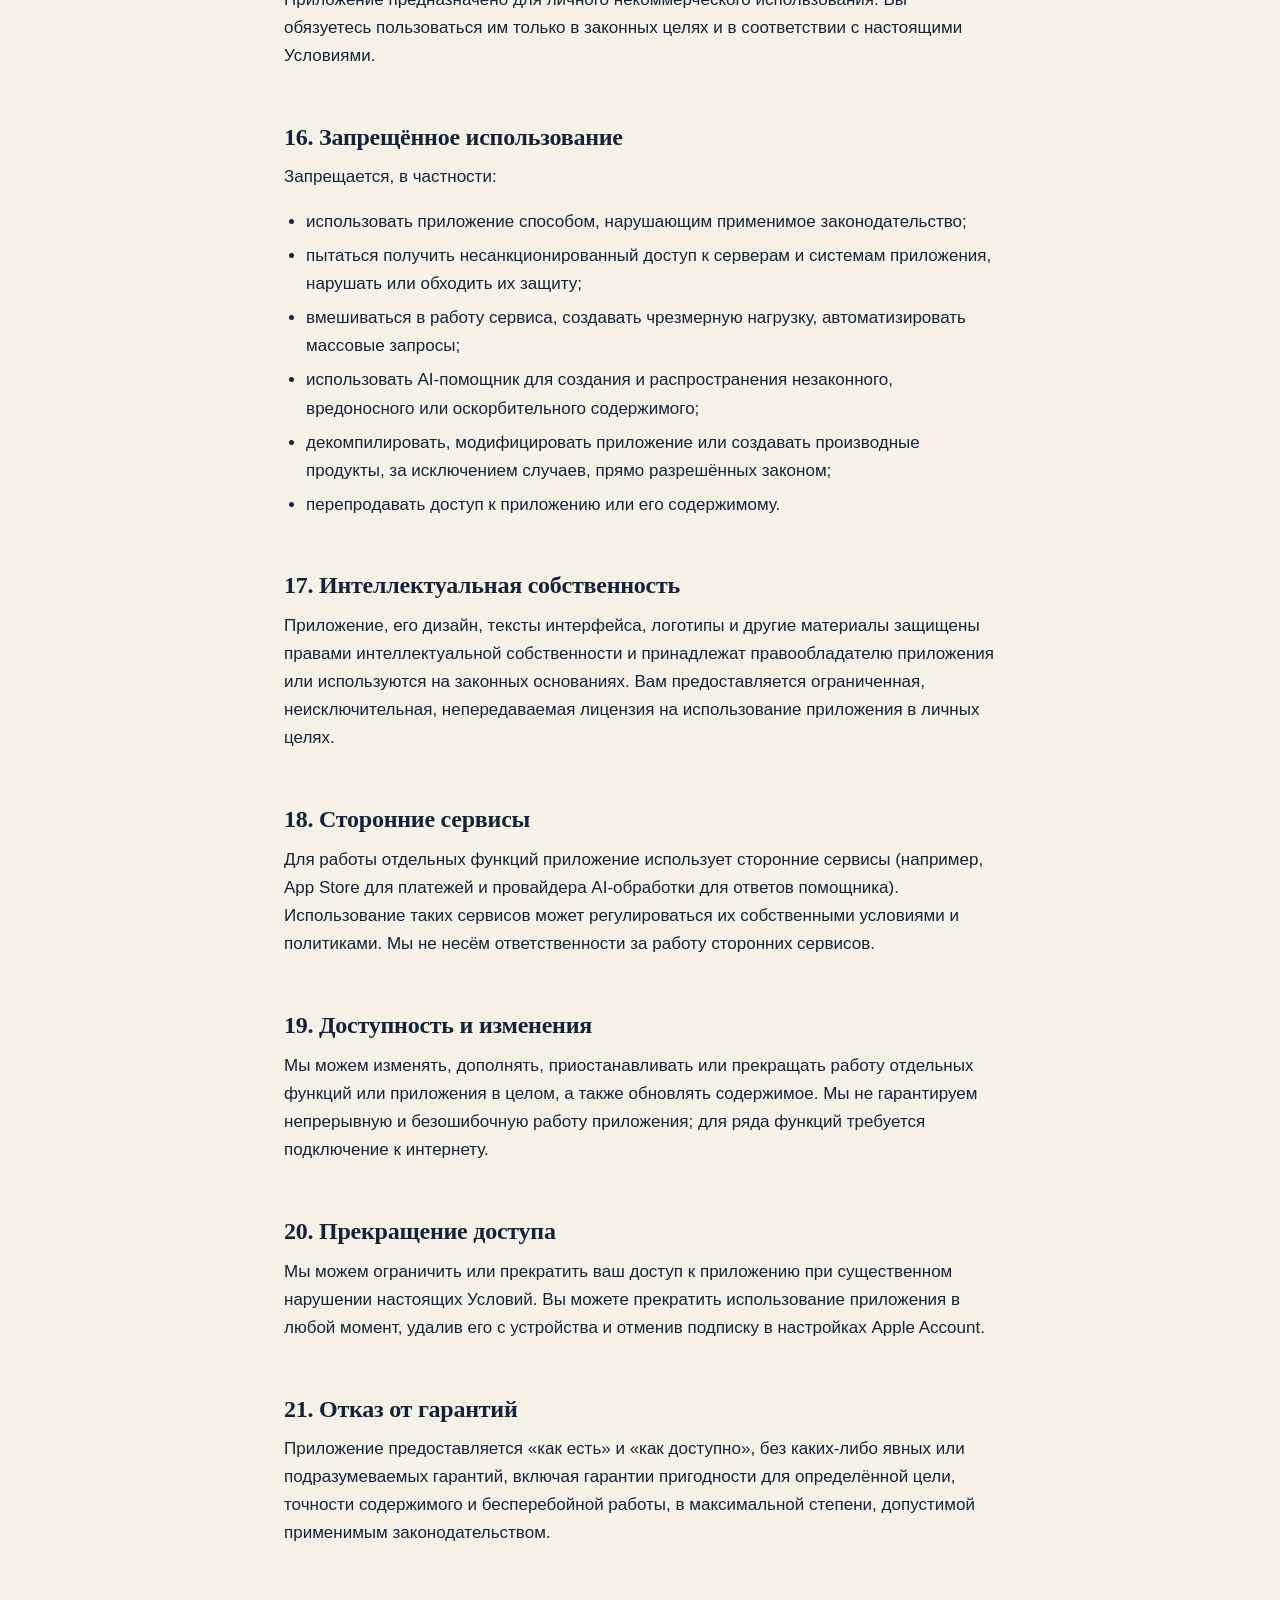
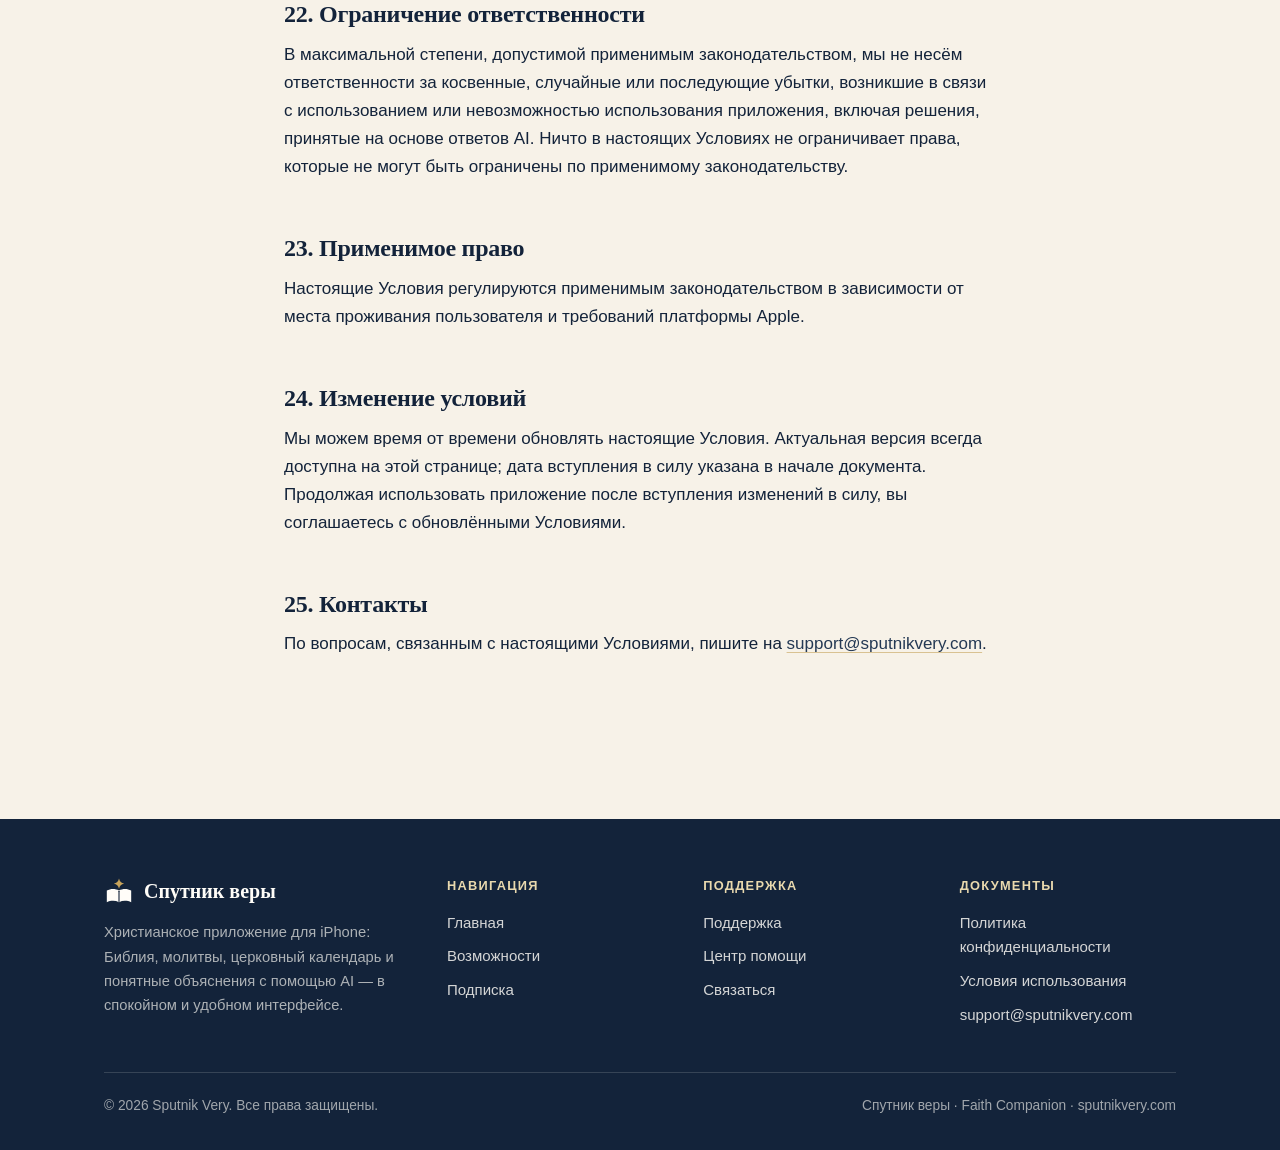
<file: terms/index.html>
<!DOCTYPE html>
<html lang="ru">
<head>
  <meta charset="utf-8">
  <meta name="viewport" content="width=device-width, initial-scale=1">
  <title>Условия использования — Спутник веры</title>
  <meta name="description" content="Условия использования приложения «Спутник веры»: подписка и пробный период, автопродление, AI-контент, допустимое использование и ограничения ответственности.">
  <link rel="canonical" href="https://sputnikvery.com/terms/">
  <meta name="theme-color" content="#F7F2E8">

  <meta property="og:type" content="website">
  <meta property="og:site_name" content="Спутник веры">
  <meta property="og:locale" content="ru_RU">
  <meta property="og:title" content="Условия использования — Спутник веры">
  <meta property="og:description" content="Условия использования приложения «Спутник веры».">
  <meta property="og:url" content="https://sputnikvery.com/terms/">
  <meta property="og:image" content="https://sputnikvery.com/assets/images/og-image.jpg">
  <meta property="og:image:width" content="1200">
  <meta property="og:image:height" content="630">
  <meta property="og:image:alt" content="Приложение «Спутник веры» — экран «Сегодня» со стихом дня">
  <meta name="twitter:card" content="summary_large_image">
  <meta name="twitter:title" content="Условия использования — Спутник веры">
  <meta name="twitter:description" content="Условия использования приложения «Спутник веры».">
  <meta name="twitter:image" content="https://sputnikvery.com/assets/images/og-image.jpg">
  <meta name="twitter:image:alt" content="Приложение «Спутник веры» — экран «Сегодня» со стихом дня">

  <link rel="icon" href="/assets/icons/favicon.svg" type="image/svg+xml">
  <link rel="apple-touch-icon" href="/assets/icons/apple-touch-icon.png">
  <link rel="stylesheet" href="/assets/css/styles.css">

  <!--
    ПРИМЕЧАНИЕ ДЛЯ РАЗРАБОТЧИКА (не отображается пользователям):
    Перед публикацией проверьте соответствие условий фактической реализации
    приложения. Ссылка на стандартное лицензионное соглашение Apple (EULA)
    настраивается ниже в разделе 9. При необходимости проконсультируйтесь
    с юристом и настройте раздел о применимом праве.
  -->
</head>
<body>
  <a class="skip-link" href="#main">Перейти к содержанию</a>

  <header class="site-header">
    <div class="container header-inner">
      <a class="brand" href="/" aria-label="Спутник веры — на главную">
        <svg viewBox="0 0 32 32" aria-hidden="true" focusable="false"><path fill="#C7A35A" d="M16 1.5 Q17 6 21.5 7 Q17 8 16 12.5 Q15 8 10.5 7 Q15 6 16 1.5 Z"/><path fill="#13233A" d="M3 14.5 C7 12.2 12 12.2 16 14.4 C20 12.2 25 12.2 29 14.5 L29 27 C25 24.9 20 24.9 16 26.8 C12 24.9 7 24.9 3 27 Z"/><path fill="none" stroke="#FFFDF8" stroke-width="1.2" stroke-linecap="round" d="M16 15.2 L16 26"/></svg>
        <span>Спутник веры</span>
      </a>
      <nav class="site-nav" id="site-nav" aria-label="Основная навигация">
        <ul>
          <li><a href="/">Главная</a></li>
          <li><a href="/#features">Возможности</a></li>
          <li><a href="/#journey">Как это работает</a></li>
          <li><a href="/#pricing">Подписка</a></li>
          <li><a href="/help/">Помощь</a></li>
          <li><a href="/contact/">Связаться</a></li>
        </ul>
        <a class="btn btn-primary" data-appstore role="link" aria-disabled="true">Скоро в App Store</a>
      </nav>
      <button class="nav-toggle" id="nav-toggle" aria-expanded="false" aria-controls="site-nav" aria-label="Открыть меню">
        <span class="bar"></span>
        <span class="bar"></span>
        <span class="bar"></span>
      </button>
    </div>
  </header>

  <main id="main">
    <div class="page-hero">
      <div class="container">
        <span class="eyebrow">Документы</span>
        <h1>Условия использования</h1>
      </div>
    </div>

    <section class="section-tight">
      <div class="container prose">
        <p class="doc-date">Дата вступления в силу: 21 июля 2026 года</p>

        <h2>1. Принятие условий</h2>
        <p>Устанавливая и используя приложение «Спутник веры» (далее — «приложение»), вы соглашаетесь с настоящими Условиями использования (далее — «Условия»). Если вы не согласны с Условиями, пожалуйста, не используйте приложение.</p>

        <h2>2. Назначение приложения</h2>
        <p>Приложение — это христианский помощник для личного пользования: чтение Библии, молитвы, планы чтения, церковный календарь, ежедневные материалы и AI-помощник для изучения. Приложение предназначено для образовательных и духовно-просветительских целей и личной духовной практики.</p>

        <h2>3. Право на использование</h2>
        <p>Используя приложение, вы подтверждаете, что достигли возраста, необходимого для самостоятельного заключения подобных соглашений в вашей стране, либо используете приложение с согласия родителя или законного представителя.</p>

        <h2>4. Подписка и бесплатный пробный период</h2>
        <p>Полный доступ к приложению предоставляется по подписке (помесячной или годовой) после 7-дневного бесплатного пробного периода. Стоимость подписки отображается в приложении и может отличаться в зависимости от страны или региона. Оплата списывается с вашего Apple&nbsp;Account после подтверждения покупки. Пробный период автоматически переходит в платную подписку, если не отменить её минимум за 24 часа до его окончания.</p>

        <h2>5. Автоматическое продление</h2>
        <p>Подписка продлевается автоматически на очередной период, если не отменить её минимум за 24 часа до окончания текущего периода. Плата за продление списывается с Apple&nbsp;Account в течение 24 часов до начала нового периода.</p>

        <h2>6. Отмена подписки</h2>
        <p>Управлять подпиской и отменять её можно в настройках Apple&nbsp;Account: Настройки iPhone → ваше имя → Подписки. После отмены доступ сохраняется до конца оплаченного периода. Удаление приложения не отменяет подписку.</p>

        <h2>7. Платежи через Apple</h2>
        <p>Все платежи обрабатываются компанией Apple через App&nbsp;Store в соответствии с условиями и политиками Apple. Мы не получаем данные вашей банковской карты и не обрабатываем платежи самостоятельно.</p>

        <h2>8. Возвраты</h2>
        <p>Запросы на возврат средств рассматривает Apple в соответствии со своими правилами. Запросить возврат можно на странице <a href="https://reportaproblem.apple.com" target="_blank" rel="noopener noreferrer">reportaproblem.apple.com</a>. Мы не можем самостоятельно оформлять возвраты за покупки, совершённые через App&nbsp;Store.</p>

        <h2>9. Лицензионное соглашение Apple</h2>
        <p>Использование приложения также регулируется стандартным лицензионным соглашением Apple с конечным пользователем (Apple Standard End User License Agreement), доступным по адресу: <a href="https://www.apple.com/legal/internet-services/itunes/dev/stdeula/" target="_blank" rel="noopener noreferrer">apple.com/legal/internet-services/itunes/dev/stdeula</a>, в части, не противоречащей настоящим Условиям.</p>

        <h2>10. Содержимое, создаваемое AI</h2>
        <p>Ответы AI-помощника формируются автоматически с использованием технологий искусственного интеллекта на основе отправленного вами текста. Такие ответы носят информационный и образовательный характер и не являются официальной позицией какой-либо церкви или религиозной организации.</p>

        <h2>11. Ограничения точности AI</h2>
        <p>Ответы AI могут содержать ошибки, неточности и упрощения. Мы не гарантируем полноту, точность или богословскую безупречность ответов AI. Проверяйте значимую информацию по тексту Священного Писания и учению вашей церкви.</p>

        <h2>12. Религиозная информация</h2>
        <p>Материалы приложения (календарь, молитвы, справочная информация) носят справочный характер. Церковные даты, практики и тексты могут отличаться в зависимости от традиции, юрисдикции, страны, епархии, прихода и календарной системы. Приложение не претендует на полноту и не заменяет официальные источники вашей церкви.</p>

        <h2>13. Приложение не заменяет духовное руководство</h2>
        <p>Приложение и его AI-помощник являются инструментами для личного изучения и не заменяют священника, пастора, духовного наставника, церковь, официальное учение Церкви, таинства или личное участие в жизни религиозной общины.</p>

        <h2>14. Не является профессиональной консультацией</h2>
        <p>Приложение не предоставляет медицинских, юридических, финансовых, психологических или экстренных консультаций и не предназначено для использования в таких целях. В экстренной ситуации обращайтесь в соответствующие службы.</p>

        <h2>15. Допустимое использование</h2>
        <p>Приложение предназначено для личного некоммерческого использования. Вы обязуетесь пользоваться им только в законных целях и в соответствии с настоящими Условиями.</p>

        <h2>16. Запрещённое использование</h2>
        <p>Запрещается, в частности:</p>
        <ul>
          <li>использовать приложение способом, нарушающим применимое законодательство;</li>
          <li>пытаться получить несанкционированный доступ к серверам и системам приложения, нарушать или обходить их защиту;</li>
          <li>вмешиваться в работу сервиса, создавать чрезмерную нагрузку, автоматизировать массовые запросы;</li>
          <li>использовать AI-помощник для создания и распространения незаконного, вредоносного или оскорбительного содержимого;</li>
          <li>декомпилировать, модифицировать приложение или создавать производные продукты, за исключением случаев, прямо разрешённых законом;</li>
          <li>перепродавать доступ к приложению или его содержимому.</li>
        </ul>

        <h2>17. Интеллектуальная собственность</h2>
        <p>Приложение, его дизайн, тексты интерфейса, логотипы и другие материалы защищены правами интеллектуальной собственности и принадлежат правообладателю приложения или используются на законных основаниях. Вам предоставляется ограниченная, неисключительная, непередаваемая лицензия на использование приложения в личных целях.</p>

        <h2>18. Сторонние сервисы</h2>
        <p>Для работы отдельных функций приложение использует сторонние сервисы (например, App&nbsp;Store для платежей и провайдера AI-обработки для ответов помощника). Использование таких сервисов может регулироваться их собственными условиями и политиками. Мы не несём ответственности за работу сторонних сервисов.</p>

        <h2>19. Доступность и изменения</h2>
        <p>Мы можем изменять, дополнять, приостанавливать или прекращать работу отдельных функций или приложения в целом, а также обновлять содержимое. Мы не гарантируем непрерывную и безошибочную работу приложения; для ряда функций требуется подключение к интернету.</p>

        <h2>20. Прекращение доступа</h2>
        <p>Мы можем ограничить или прекратить ваш доступ к приложению при существенном нарушении настоящих Условий. Вы можете прекратить использование приложения в любой момент, удалив его с устройства и отменив подписку в настройках Apple&nbsp;Account.</p>

        <h2>21. Отказ от гарантий</h2>
        <p>Приложение предоставляется «как есть» и «как доступно», без каких-либо явных или подразумеваемых гарантий, включая гарантии пригодности для определённой цели, точности содержимого и бесперебойной работы, в максимальной степени, допустимой применимым законодательством.</p>

        <h2>22. Ограничение ответственности</h2>
        <p>В максимальной степени, допустимой применимым законодательством, мы не несём ответственности за косвенные, случайные или последующие убытки, возникшие в связи с использованием или невозможностью использования приложения, включая решения, принятые на основе ответов AI. Ничто в настоящих Условиях не ограничивает права, которые не могут быть ограничены по применимому законодательству.</p>

        <h2>23. Применимое право</h2>
        <p>Настоящие Условия регулируются применимым законодательством в зависимости от места проживания пользователя и требований платформы Apple.</p>

        <h2>24. Изменение условий</h2>
        <p>Мы можем время от времени обновлять настоящие Условия. Актуальная версия всегда доступна на этой странице; дата вступления в силу указана в начале документа. Продолжая использовать приложение после вступления изменений в силу, вы соглашаетесь с обновлёнными Условиями.</p>

        <h2>25. Контакты</h2>
        <p>По вопросам, связанным с настоящими Условиями, пишите на <a href="mailto:support@sputnikvery.com" data-support-email>support@sputnikvery.com</a>.</p>
      </div>
    </section>
  </main>

  <footer class="site-footer">
    <div class="container">
      <div class="footer-grid">
        <div class="footer-brand">
          <a class="brand" href="/" aria-label="Спутник веры — на главную">
            <svg viewBox="0 0 32 32" aria-hidden="true" focusable="false"><path fill="#C7A35A" d="M16 1.5 Q17 6 21.5 7 Q17 8 16 12.5 Q15 8 10.5 7 Q15 6 16 1.5 Z"/><path fill="#FFFDF8" d="M3 14.5 C7 12.2 12 12.2 16 14.4 C20 12.2 25 12.2 29 14.5 L29 27 C25 24.9 20 24.9 16 26.8 C12 24.9 7 24.9 3 27 Z"/><path fill="none" stroke="#13233A" stroke-width="1.2" stroke-linecap="round" d="M16 15.2 L16 26"/></svg>
            <span>Спутник веры</span>
          </a>
          <p>Христианское приложение для iPhone: Библия, молитвы, церковный календарь и понятные объяснения с помощью AI — в спокойном и удобном интерфейсе.</p>
        </div>

        <nav aria-label="Навигация по сайту">
          <p class="footer-title">Навигация</p>
          <ul>
            <li><a href="/">Главная</a></li>
            <li><a href="/#features">Возможности</a></li>
            <li><a href="/#pricing">Подписка</a></li>
          </ul>
        </nav>

        <nav aria-label="Поддержка">
          <p class="footer-title">Поддержка</p>
          <ul>
            <li><a href="/support/">Поддержка</a></li>
            <li><a href="/help/">Центр помощи</a></li>
            <li><a href="/contact/">Связаться</a></li>
          </ul>
        </nav>

        <nav aria-label="Документы">
          <p class="footer-title">Документы</p>
          <ul>
            <li><a href="/privacy/">Политика конфиденциальности</a></li>
            <li><a href="/terms/" aria-current="page">Условия использования</a></li>
            <li><a href="mailto:support@sputnikvery.com" data-support-email>support@sputnikvery.com</a></li>
          </ul>
        </nav>
      </div>

      <div class="footer-bottom">
        <span>© <span data-year>2026</span> Sputnik Very. Все права защищены.</span>
        <span>Спутник веры · Faith Companion · sputnikvery.com</span>
      </div>
    </div>
  </footer>

  <script src="/assets/js/main.js"></script>
</body>
</html>
</file>
<file: assets/css/styles.css>
/* ============================================================
   Спутник веры — sputnikvery.com
   Единый файл стилей. Без внешних шрифтов и зависимостей.
   ============================================================ */

:root {
  --bg: #F7F2E8;
  --navy: #13233A;
  --navy-2: #243954;
  --gold: #C7A35A;
  --gold-deep: #83662B;
  --gold-soft: #E9D9AE;
  --card: #FFFDF8;
  --muted: #646E7B;
  --border: #E7DED0;

  --font-sans: -apple-system, BlinkMacSystemFont, "Segoe UI", Arial, sans-serif;
  --font-serif: "New York", ui-serif, Georgia, "Times New Roman", serif;

  --radius: 20px;
  --radius-sm: 12px;
  --shadow: 0 10px 30px rgba(19, 35, 58, 0.08);
  --shadow-soft: 0 4px 14px rgba(19, 35, 58, 0.06);
  --header-h: 64px;
}

/* ---------- База ---------- */

*,
*::before,
*::after {
  box-sizing: border-box;
}

html {
  scroll-behavior: smooth;
  -webkit-text-size-adjust: 100%;
}

@media (prefers-reduced-motion: reduce) {
  html {
    scroll-behavior: auto;
  }
  *,
  *::before,
  *::after {
    animation-duration: 0.01ms !important;
    animation-iteration-count: 1 !important;
    transition-duration: 0.01ms !important;
  }
}

body {
  margin: 0;
  font-family: var(--font-sans);
  font-size: 17px;
  line-height: 1.65;
  color: var(--navy);
  background: var(--bg);
  overflow-x: hidden;
  overflow-x: clip;
}

h1, h2, h3, h4 {
  font-family: var(--font-serif);
  font-weight: 600;
  line-height: 1.2;
  color: var(--navy);
  margin: 0 0 0.5em;
  overflow-wrap: break-word;
}

h1 { font-size: clamp(2.1rem, 5.5vw, 3.4rem); letter-spacing: -0.01em; }
h2 { font-size: clamp(1.7rem, 3.6vw, 2.4rem); letter-spacing: -0.01em; }
h3 { font-size: 1.25rem; }
h4 { font-size: 1.05rem; }

p {
  margin: 0 0 1em;
}

a {
  color: var(--navy-2);
  text-decoration-color: rgba(199, 163, 90, 0.6);
  text-underline-offset: 3px;
}

a:hover {
  color: var(--navy);
  text-decoration-color: var(--gold);
}

img, svg {
  max-width: 100%;
  height: auto;
}

ul, ol {
  padding-left: 1.3em;
  margin: 0 0 1em;
}

:focus-visible {
  outline: 3px solid var(--gold);
  outline-offset: 2px;
  border-radius: 4px;
}

::selection {
  background: var(--gold-soft);
  color: var(--navy);
}

[id] {
  scroll-margin-top: calc(var(--header-h) + 16px);
}

/* ---------- Утилиты ---------- */

.container {
  width: 100%;
  max-width: 1120px;
  margin-inline: auto;
  padding-inline: 24px;
}

.section {
  padding-block: 88px;
}

.section-tight {
  padding-block: 56px;
}

.section-head {
  max-width: 680px;
  margin: 0 auto 48px;
  text-align: center;
}

.section-head p {
  color: var(--muted);
  font-size: 1.1rem;
}

.eyebrow {
  display: inline-block;
  font-family: var(--font-sans);
  font-size: 0.8rem;
  font-weight: 600;
  letter-spacing: 0.12em;
  text-transform: uppercase;
  color: var(--gold-deep);
  margin-bottom: 12px;
}

.muted {
  color: var(--muted);
}

.small {
  font-size: 0.9rem;
}

.skip-link {
  position: absolute;
  left: 16px;
  top: -60px;
  z-index: 100;
  background: var(--navy);
  color: #fff;
  padding: 10px 18px;
  border-radius: 0 0 10px 10px;
  text-decoration: none;
  transition: top 0.2s ease;
}

.skip-link:focus {
  top: 0;
  color: #fff;
}

/* ---------- Кнопки ---------- */

.btn {
  display: inline-flex;
  align-items: center;
  justify-content: center;
  gap: 8px;
  padding: 13px 26px;
  border-radius: 999px;
  border: 1.5px solid transparent;
  font-family: var(--font-sans);
  font-size: 1rem;
  font-weight: 600;
  line-height: 1.2;
  text-decoration: none;
  cursor: pointer;
  transition: transform 0.18s ease, box-shadow 0.18s ease, background-color 0.18s ease, color 0.18s ease;
}

.btn-primary {
  background: var(--navy);
  color: #FFFDF8;
  box-shadow: var(--shadow-soft);
}

.btn-primary:hover {
  background: var(--navy-2);
  color: #fff;
  transform: translateY(-2px);
  box-shadow: var(--shadow);
}

.btn-secondary {
  background: transparent;
  color: var(--navy);
  border-color: var(--navy);
}

.btn-secondary:hover {
  background: rgba(19, 35, 58, 0.05);
  transform: translateY(-2px);
}

.btn[aria-disabled="true"] {
  background: var(--navy-2);
  color: rgba(255, 253, 248, 0.75);
  cursor: default;
  box-shadow: none;
}

.btn[aria-disabled="true"]:hover {
  transform: none;
  background: var(--navy-2);
}

.btn-lg {
  padding: 16px 32px;
  font-size: 1.06rem;
}

/* ---------- Карточки ---------- */

.card {
  background: var(--card);
  border: 1px solid var(--border);
  border-radius: var(--radius);
  padding: 28px;
  box-shadow: var(--shadow-soft);
  transition: transform 0.2s ease, box-shadow 0.2s ease;
}

.card-hover:hover {
  transform: translateY(-4px);
  box-shadow: var(--shadow);
}

.icon-disc {
  display: inline-flex;
  align-items: center;
  justify-content: center;
  width: 52px;
  height: 52px;
  border-radius: 50%;
  background: var(--gold-soft);
  color: var(--gold);
  margin-bottom: 18px;
  flex-shrink: 0;
}

.icon-disc svg {
  width: 26px;
  height: 26px;
}

/* ---------- Шапка ---------- */

.site-header {
  position: sticky;
  top: 0;
  z-index: 50;
  background: rgba(247, 242, 232, 0.88);
  -webkit-backdrop-filter: blur(12px);
  backdrop-filter: blur(12px);
  border-bottom: 1px solid var(--border);
}

.header-inner {
  display: flex;
  align-items: center;
  justify-content: space-between;
  gap: 20px;
  min-height: var(--header-h);
}

.brand {
  display: inline-flex;
  align-items: center;
  gap: 10px;
  font-family: var(--font-serif);
  font-size: 1.25rem;
  font-weight: 600;
  color: var(--navy);
  text-decoration: none;
  white-space: nowrap;
}

.brand svg {
  width: 30px;
  height: 30px;
  flex-shrink: 0;
}

.site-nav {
  display: flex;
  align-items: center;
  gap: 26px;
}

.site-nav ul {
  display: flex;
  align-items: center;
  gap: 24px;
  list-style: none;
  margin: 0;
  padding: 0;
}

.site-nav ul a {
  font-size: 0.96rem;
  font-weight: 500;
  color: var(--navy-2);
  text-decoration: none;
  padding: 6px 2px;
  border-bottom: 2px solid transparent;
  transition: color 0.15s ease, border-color 0.15s ease;
}

.site-nav ul a:hover,
.site-nav ul a[aria-current="page"] {
  color: var(--navy);
  border-bottom-color: var(--gold);
}

.site-nav .btn {
  padding: 10px 20px;
  font-size: 0.94rem;
}

.nav-toggle {
  display: none;
  flex-direction: column;
  justify-content: center;
  gap: 5px;
  width: 44px;
  height: 44px;
  padding: 10px;
  background: transparent;
  border: 1px solid var(--border);
  border-radius: var(--radius-sm);
  cursor: pointer;
}

.nav-toggle .bar {
  display: block;
  width: 100%;
  height: 2px;
  border-radius: 2px;
  background: var(--navy);
  transition: transform 0.2s ease, opacity 0.2s ease;
}

.nav-toggle[aria-expanded="true"] .bar:nth-child(1) {
  transform: translateY(7px) rotate(45deg);
}

.nav-toggle[aria-expanded="true"] .bar:nth-child(2) {
  opacity: 0;
}

.nav-toggle[aria-expanded="true"] .bar:nth-child(3) {
  transform: translateY(-7px) rotate(-45deg);
}

/* ---------- Герой ---------- */

.hero {
  position: relative;
  padding-block: 72px 88px;
  overflow: hidden;
  overflow: clip;
}

.hero::before {
  content: "";
  position: absolute;
  inset: 0;
  background:
    radial-gradient(600px 400px at 85% 0%, rgba(233, 217, 174, 0.5), transparent 70%),
    radial-gradient(500px 350px at 0% 100%, rgba(233, 217, 174, 0.35), transparent 70%);
  pointer-events: none;
}

.hero-inner {
  position: relative;
  display: grid;
  grid-template-columns: 1.1fr 0.9fr;
  gap: 56px;
  align-items: center;
}

.hero-copy p.lead {
  font-size: 1.18rem;
  color: var(--muted);
  max-width: 34em;
  margin-bottom: 32px;
}

.hero-actions {
  display: flex;
  flex-wrap: wrap;
  gap: 14px;
  margin-bottom: 20px;
}

.hero-note {
  font-size: 0.88rem;
  color: var(--muted);
}

.hero-art {
  position: relative;
  display: flex;
  justify-content: center;
}

.hero-art > .art-bg {
  position: absolute;
  inset: -40px -20px auto;
  z-index: 0;
  opacity: 0.6;
  pointer-events: none;
}

/* Сияние-звёздочка (декор) */
.sparkle {
  position: absolute;
  width: 26px;
  height: 26px;
  color: var(--gold);
  opacity: 0.85;
  pointer-events: none;
}

/* ---------- Макет телефона ---------- */

.phone {
  position: relative;
  z-index: 1;
  width: min(320px, 86vw);
  border-radius: 48px;
  background: #1d2634;
  padding: 12px;
  box-shadow: 0 30px 60px rgba(19, 35, 58, 0.28);
}

.phone-screen {
  background: var(--bg);
  border-radius: 38px;
  padding: 18px 16px 20px;
  overflow: hidden;
}

.phone-notch {
  width: 96px;
  height: 24px;
  margin: 0 auto 14px;
  border-radius: 999px;
  background: #1d2634;
}

.phone-screen .app-title {
  font-family: var(--font-serif);
  font-size: 1.15rem;
  font-weight: 600;
  text-align: center;
  margin-bottom: 2px;
}

.phone-screen .app-date {
  font-size: 0.75rem;
  color: var(--muted);
  text-align: center;
  margin-bottom: 12px;
}

.verse-card {
  background: linear-gradient(150deg, var(--navy-2), var(--navy));
  color: #F2EBDC;
  border-radius: 18px;
  padding: 16px;
  margin-bottom: 12px;
}

.verse-card .quote-mark {
  color: var(--gold);
  font-family: var(--font-serif);
  font-size: 1.6rem;
  line-height: 1;
  display: block;
  margin-bottom: 6px;
}

.verse-card p {
  font-family: var(--font-serif);
  font-size: 0.92rem;
  line-height: 1.5;
  margin: 0 0 8px;
}

.verse-card .verse-ref {
  font-size: 0.75rem;
  color: var(--gold);
}

.phone-row {
  display: flex;
  align-items: center;
  gap: 10px;
  background: var(--card);
  border: 1px solid var(--border);
  border-radius: 14px;
  padding: 10px 12px;
  margin-bottom: 8px;
}

.phone-row .icon-disc {
  width: 34px;
  height: 34px;
  margin: 0;
}

.phone-row .icon-disc svg {
  width: 17px;
  height: 17px;
}

.phone-row .row-text b {
  display: block;
  font-size: 0.82rem;
  font-weight: 600;
}

.phone-row .row-text span {
  font-size: 0.72rem;
  color: var(--muted);
}

.phone-row .chev {
  margin-left: auto;
  color: var(--muted);
  flex-shrink: 0;
}

.phone-ai-btn {
  display: flex;
  align-items: center;
  justify-content: center;
  gap: 8px;
  background: var(--navy);
  color: #FFFDF8;
  border-radius: 999px;
  padding: 11px;
  font-size: 0.85rem;
  font-weight: 600;
  margin-top: 12px;
}

.phone-ai-btn svg {
  width: 16px;
  height: 16px;
  color: var(--gold-soft);
}

/* ---------- Полоса преимуществ ---------- */

.benefit-bar {
  border-block: 1px solid var(--border);
  background: var(--card);
}

.benefit-grid {
  display: grid;
  grid-template-columns: repeat(4, 1fr);
  gap: 24px;
  padding-block: 28px;
}

.benefit {
  display: flex;
  align-items: center;
  gap: 12px;
  font-size: 0.94rem;
  font-weight: 500;
  color: var(--navy-2);
}

.benefit svg {
  width: 22px;
  height: 22px;
  color: var(--gold);
  flex-shrink: 0;
}

/* ---------- Сетки карточек ---------- */

.grid-3 {
  display: grid;
  grid-template-columns: repeat(3, 1fr);
  gap: 24px;
}

.feature-card h3 {
  margin-bottom: 8px;
}

.feature-card p {
  color: var(--muted);
  font-size: 0.98rem;
  margin: 0;
}

/* ---------- Демонстрация AI ---------- */

.ai-demo {
  display: grid;
  grid-template-columns: 1fr 1.2fr;
  gap: 24px;
  align-items: start;
}

.ai-demo .passage {
  position: relative;
}

.ai-demo .passage blockquote {
  font-family: var(--font-serif);
  font-size: 1.3rem;
  line-height: 1.5;
  color: var(--navy);
  margin: 0;
  padding-left: 18px;
  border-left: 3px solid var(--gold);
}

.ai-demo .passage .passage-note {
  margin-top: 14px;
  font-size: 0.85rem;
  color: var(--muted);
}

.ai-answer {
  display: grid;
  gap: 14px;
}

.ai-answer .ai-block {
  background: var(--card);
  border: 1px solid var(--border);
  border-radius: var(--radius-sm);
  padding: 16px 18px;
}

.ai-answer .ai-block h3 {
  display: flex;
  align-items: center;
  gap: 8px;
  font-family: var(--font-sans);
  font-size: 0.8rem;
  font-weight: 600;
  letter-spacing: 0.08em;
  text-transform: uppercase;
  color: var(--gold-deep);
  margin-bottom: 6px;
}

.ai-answer .ai-block h3 svg {
  width: 15px;
  height: 15px;
}

.ai-answer .ai-block p {
  font-size: 0.96rem;
  margin: 0;
  color: var(--navy-2);
}

.disclaimer {
  display: flex;
  gap: 12px;
  align-items: flex-start;
  background: var(--gold-soft);
  border: 1px solid rgba(199, 163, 90, 0.45);
  border-radius: var(--radius-sm);
  padding: 16px 18px;
  font-size: 0.92rem;
  color: var(--navy-2);
  margin-top: 32px;
}

.disclaimer svg {
  width: 20px;
  height: 20px;
  color: var(--gold);
  flex-shrink: 0;
  margin-top: 2px;
}

.disclaimer p {
  margin: 0;
}

/* ---------- Традиции ---------- */

.tradition-card {
  text-align: center;
  padding: 36px 28px;
}

.tradition-card .icon-disc {
  width: 64px;
  height: 64px;
  margin-inline: auto;
}

.tradition-card .icon-disc svg {
  width: 30px;
  height: 30px;
}

.tradition-card p {
  color: var(--muted);
  font-size: 0.97rem;
  margin: 0;
}

.tradition-note {
  text-align: center;
  color: var(--muted);
  font-size: 0.92rem;
  margin-top: 24px;
}

/* ---------- Ежедневный путь ---------- */

.journey {
  display: grid;
  grid-template-columns: repeat(4, 1fr);
  gap: 20px;
  counter-reset: step;
}

.journey-step {
  position: relative;
  background: var(--card);
  border: 1px solid var(--border);
  border-radius: var(--radius);
  padding: 26px 22px 22px;
  box-shadow: var(--shadow-soft);
}

.journey-step::before {
  counter-increment: step;
  content: counter(step);
  display: inline-flex;
  align-items: center;
  justify-content: center;
  width: 36px;
  height: 36px;
  border-radius: 50%;
  background: var(--navy);
  color: var(--gold-soft);
  font-family: var(--font-serif);
  font-size: 1.05rem;
  font-weight: 600;
  margin-bottom: 14px;
}

.journey-step h3 {
  font-size: 1.08rem;
  margin-bottom: 6px;
}

.journey-step p {
  font-size: 0.92rem;
  color: var(--muted);
  margin: 0;
}

/* ---------- Скриншоты ---------- */

.shots {
  display: grid;
  grid-template-columns: repeat(3, 1fr);
  gap: 24px;
}

.shot {
  text-align: center;
}

.shot-frame {
  display: flex;
  align-items: center;
  justify-content: center;
  padding: 12px;
  border-radius: 24px;
  border: 1px solid var(--border);
  background: var(--card);
  box-shadow: var(--shadow-soft);
  transition: transform 0.2s ease, box-shadow 0.2s ease;
}

.shot:hover .shot-frame {
  transform: translateY(-4px);
  box-shadow: var(--shadow);
}

.shot-frame img {
  width: 100%;
  height: auto;
  object-fit: contain;
  display: block;
  border-radius: 14px;
  box-shadow: 0 4px 16px rgba(19, 35, 58, 0.1);
}

.shot-frame.is-missing {
  position: relative;
  aspect-ratio: 9 / 17;
  overflow: hidden;
}

.shot-frame.is-missing img {
  display: none;
}

.shot-fallback {
  display: none;
}

.shot-frame.is-missing .shot-fallback {
  display: flex;
  flex-direction: column;
  align-items: center;
  justify-content: center;
  gap: 14px;
  position: absolute;
  inset: 0;
  background:
    radial-gradient(240px 200px at 50% 0%, rgba(233, 217, 174, 0.55), transparent 75%),
    var(--card);
  color: var(--muted);
  font-size: 0.85rem;
  padding: 20px;
}

.shot-fallback .icon-disc {
  margin: 0;
}

.shot-caption {
  display: block;
  margin-top: 12px;
  font-family: var(--font-serif);
  font-size: 1.02rem;
  font-weight: 600;
  color: var(--navy);
}

/* ---------- Подписка ---------- */

.pricing {
  display: grid;
  grid-template-columns: repeat(2, 1fr);
  gap: 24px;
  max-width: 820px;
  margin-inline: auto;
}

.price-card {
  position: relative;
  padding: 34px 30px;
}

.price-card.is-featured {
  border-color: var(--gold);
  box-shadow: 0 14px 40px rgba(199, 163, 90, 0.22);
}

.price-badge {
  position: absolute;
  top: -13px;
  left: 50%;
  transform: translateX(-50%);
  background: var(--gold);
  color: var(--navy);
  font-size: 0.75rem;
  font-weight: 700;
  letter-spacing: 0.06em;
  text-transform: uppercase;
  padding: 5px 14px;
  border-radius: 999px;
  white-space: nowrap;
}

.price-card h3 {
  font-size: 1.4rem;
  margin-bottom: 4px;
}

.price-card .price-sub {
  color: var(--muted);
  font-size: 0.94rem;
  margin-bottom: 20px;
}

.price-card ul {
  list-style: none;
  padding: 0;
  margin: 0 0 24px;
}

.price-card li {
  display: flex;
  gap: 10px;
  align-items: flex-start;
  padding-block: 7px;
  font-size: 0.97rem;
}

.price-card li svg {
  width: 18px;
  height: 18px;
  color: var(--gold);
  flex-shrink: 0;
  margin-top: 4px;
}

.pricing-note {
  max-width: 680px;
  margin: 28px auto 0;
  text-align: center;
  color: var(--muted);
  font-size: 0.92rem;
}

.pricing-note a {
  color: var(--navy-2);
}

/* ---------- Аккордеон (FAQ / помощь) ---------- */

.accordion {
  max-width: 760px;
  margin-inline: auto;
  display: grid;
  gap: 12px;
}

.accordion-item {
  background: var(--card);
  border: 1px solid var(--border);
  border-radius: var(--radius-sm);
  overflow: hidden;
}

.accordion-trigger {
  display: flex;
  align-items: center;
  justify-content: space-between;
  gap: 16px;
  width: 100%;
  padding: 18px 20px;
  background: none;
  border: none;
  cursor: pointer;
  text-align: left;
  font-family: var(--font-sans);
  font-size: 1.02rem;
  font-weight: 600;
  color: var(--navy);
}

.accordion-trigger:hover {
  color: var(--navy-2);
}

.accordion-trigger .acc-icon {
  flex-shrink: 0;
  width: 22px;
  height: 22px;
  color: var(--gold);
  transition: transform 0.2s ease;
}

.accordion-trigger[aria-expanded="true"] .acc-icon {
  transform: rotate(45deg);
}

.accordion-panel {
  padding: 0 20px 20px;
  color: var(--navy-2);
  font-size: 0.97rem;
}

.accordion-panel > :last-child {
  margin-bottom: 0;
}

.accordion-panel[hidden] {
  display: none;
}

/* ---------- Финальный призыв ---------- */

.cta-band {
  background: linear-gradient(150deg, var(--navy-2), var(--navy));
  border-radius: calc(var(--radius) + 8px);
  padding: 64px 32px;
  text-align: center;
  position: relative;
  overflow: hidden;
}

.cta-band::before {
  content: "";
  position: absolute;
  inset: 0;
  background: radial-gradient(420px 260px at 80% 0%, rgba(199, 163, 90, 0.25), transparent 70%);
  pointer-events: none;
}

.cta-band h2 {
  color: #FFFDF8;
  position: relative;
}

.cta-band p {
  color: rgba(255, 253, 248, 0.8);
  max-width: 34em;
  margin: 0 auto 28px;
  position: relative;
}

.cta-band .btn-primary {
  background: var(--gold);
  color: var(--navy);
  position: relative;
}

.cta-band .btn-primary:hover {
  background: var(--gold-soft);
}

.cta-band .btn[aria-disabled="true"] {
  background: rgba(199, 163, 90, 0.85);
  color: rgba(19, 35, 58, 0.8);
}

/* ---------- Подвал ---------- */

.site-footer {
  background: var(--navy);
  color: rgba(255, 253, 248, 0.82);
  margin-top: 88px;
  padding-block: 56px 32px;
  font-size: 0.94rem;
}

.footer-grid {
  display: grid;
  grid-template-columns: 1.4fr 1fr 1fr 1fr;
  gap: 40px;
  margin-bottom: 40px;
}

.footer-brand .brand {
  color: #FFFDF8;
  margin-bottom: 12px;
}

.footer-brand p {
  color: rgba(255, 253, 248, 0.65);
  font-size: 0.92rem;
  max-width: 30em;
}

.site-footer .footer-title {
  color: var(--gold-soft);
  font-family: var(--font-sans);
  font-size: 0.8rem;
  font-weight: 600;
  letter-spacing: 0.1em;
  text-transform: uppercase;
  margin-bottom: 14px;
}

.site-footer ul {
  list-style: none;
  padding: 0;
  margin: 0;
  display: grid;
  gap: 9px;
}

.site-footer a {
  color: rgba(255, 253, 248, 0.82);
  text-decoration: none;
}

.site-footer a:hover {
  color: #fff;
  text-decoration: underline;
  text-decoration-color: var(--gold);
}

.footer-bottom {
  border-top: 1px solid rgba(255, 253, 248, 0.15);
  padding-top: 22px;
  display: flex;
  flex-wrap: wrap;
  gap: 12px 24px;
  justify-content: space-between;
  font-size: 0.86rem;
  color: rgba(255, 253, 248, 0.6);
}

/* ---------- Внутренние страницы ---------- */

.page-hero {
  padding-block: 64px 40px;
  text-align: center;
}

.page-hero p.lead {
  max-width: 620px;
  margin-inline: auto;
  color: var(--muted);
  font-size: 1.12rem;
}

.prose {
  max-width: 760px;
  margin-inline: auto;
}

.prose h2 {
  font-size: 1.5rem;
  margin-top: 2.2em;
}

.prose h2:first-child {
  margin-top: 0;
}

.prose h3 {
  font-size: 1.15rem;
  margin-top: 1.6em;
}

.prose ul, .prose ol {
  margin-bottom: 1.2em;
}

.prose li {
  margin-bottom: 0.35em;
}

.doc-date {
  color: var(--muted);
  font-size: 0.94rem;
  margin-bottom: 2em;
}

/* Поддержка: блоки проблем */

.issues {
  display: grid;
  gap: 12px;
  max-width: 760px;
  margin-inline: auto;
}

/* Контакты */

.contact-grid {
  display: grid;
  grid-template-columns: repeat(3, 1fr);
  gap: 20px;
}

.contact-card {
  display: flex;
  flex-direction: column;
  align-items: flex-start;
  gap: 6px;
  text-decoration: none;
  padding: 24px;
}

.contact-card .icon-disc {
  width: 44px;
  height: 44px;
  margin-bottom: 8px;
}

.contact-card .icon-disc svg {
  width: 22px;
  height: 22px;
}

.contact-card b {
  font-family: var(--font-serif);
  font-size: 1.08rem;
  color: var(--navy);
}

.contact-card span {
  font-size: 0.9rem;
  color: var(--muted);
}

/* Центр помощи */

.help-search {
  max-width: 560px;
  margin: 0 auto 40px;
  position: relative;
}

.help-search svg {
  position: absolute;
  left: 18px;
  top: 50%;
  transform: translateY(-50%);
  width: 20px;
  height: 20px;
  color: var(--muted);
  pointer-events: none;
}

.help-search input {
  width: 100%;
  padding: 15px 20px 15px 50px;
  font-family: var(--font-sans);
  font-size: 1rem;
  color: var(--navy);
  background: var(--card);
  border: 1.5px solid var(--border);
  border-radius: 999px;
  box-shadow: var(--shadow-soft);
}

.help-search input:focus {
  outline: 3px solid var(--gold);
  outline-offset: 1px;
  border-color: var(--gold);
}

.help-search input::placeholder {
  color: var(--muted);
}

.help-category {
  max-width: 760px;
  margin: 0 auto 40px;
}

.help-category > h2 {
  display: flex;
  align-items: center;
  gap: 12px;
  font-size: 1.35rem;
  margin-bottom: 16px;
}

.help-category > h2 svg {
  width: 24px;
  height: 24px;
  color: var(--gold);
  flex-shrink: 0;
}

.help-empty {
  max-width: 560px;
  margin: 0 auto;
  text-align: center;
  color: var(--muted);
  padding: 40px 20px;
}

.help-empty[hidden] {
  display: none;
}

/* Предупреждение (не отправляйте пароли) */

.warning-box {
  display: flex;
  gap: 12px;
  align-items: flex-start;
  background: rgba(199, 163, 90, 0.12);
  border: 1px solid rgba(199, 163, 90, 0.4);
  border-radius: var(--radius-sm);
  padding: 16px 18px;
  font-size: 0.94rem;
}

.warning-box svg {
  width: 20px;
  height: 20px;
  color: var(--gold);
  flex-shrink: 0;
  margin-top: 2px;
}

.warning-box p {
  margin: 0;
}

/* ---------- 404 ---------- */

.error-page {
  min-height: 60vh;
  display: flex;
  flex-direction: column;
  align-items: center;
  justify-content: center;
  text-align: center;
  padding-block: 80px;
  position: relative;
}

.error-page .error-code {
  font-family: var(--font-serif);
  font-size: clamp(4rem, 12vw, 7rem);
  font-weight: 600;
  color: var(--gold-deep);
  line-height: 1;
  margin-bottom: 8px;
}

.error-page p {
  color: var(--muted);
  max-width: 30em;
  margin-bottom: 28px;
}

.error-actions {
  display: flex;
  flex-wrap: wrap;
  gap: 14px;
  justify-content: center;
}

/* ---------- Адаптивность ---------- */

@media (max-width: 980px) {
  .hero-inner {
    grid-template-columns: 1fr;
    gap: 48px;
    text-align: center;
  }

  .hero-copy p.lead {
    margin-inline: auto;
  }

  .hero-actions {
    justify-content: center;
  }

  .benefit-grid {
    grid-template-columns: repeat(2, 1fr);
  }

  .grid-3,
  .shots,
  .contact-grid {
    grid-template-columns: repeat(2, 1fr);
  }

  .journey {
    grid-template-columns: repeat(2, 1fr);
  }

  .ai-demo {
    grid-template-columns: 1fr;
  }

  .footer-grid {
    grid-template-columns: 1fr 1fr;
  }
}

@media (max-width: 860px) {
  .nav-toggle {
    display: flex;
  }

  .site-nav {
    display: none;
    position: absolute;
    top: 100%;
    left: 0;
    right: 0;
    flex-direction: column;
    align-items: stretch;
    gap: 8px;
    background: var(--bg);
    border-bottom: 1px solid var(--border);
    box-shadow: var(--shadow);
    padding: 20px 24px 24px;
  }

  .site-nav.is-open {
    display: flex;
  }

  .site-nav ul {
    flex-direction: column;
    align-items: stretch;
    gap: 4px;
  }

  .site-nav ul a {
    display: block;
    padding: 12px 8px;
    font-size: 1.05rem;
    border-bottom: none;
    border-radius: var(--radius-sm);
  }

  .site-nav ul a:hover,
  .site-nav ul a[aria-current="page"] {
    background: rgba(199, 163, 90, 0.14);
  }

  .site-nav .btn {
    margin-top: 8px;
  }
}

@media (max-width: 640px) {
  body {
    font-size: 16px;
  }

  .section {
    padding-block: 60px;
  }

  .section-head {
    margin-bottom: 36px;
  }

  .benefit-grid {
    grid-template-columns: 1fr;
    gap: 14px;
    padding-block: 22px;
  }

  .grid-3,
  .shots,
  .journey,
  .pricing,
  .contact-grid {
    grid-template-columns: 1fr;
  }

  .card {
    padding: 24px;
  }

  .cta-band {
    padding: 48px 24px;
  }

  .footer-grid {
    grid-template-columns: 1fr;
    gap: 28px;
  }

  .footer-bottom {
    flex-direction: column;
    align-items: flex-start;
  }
}
</file>
